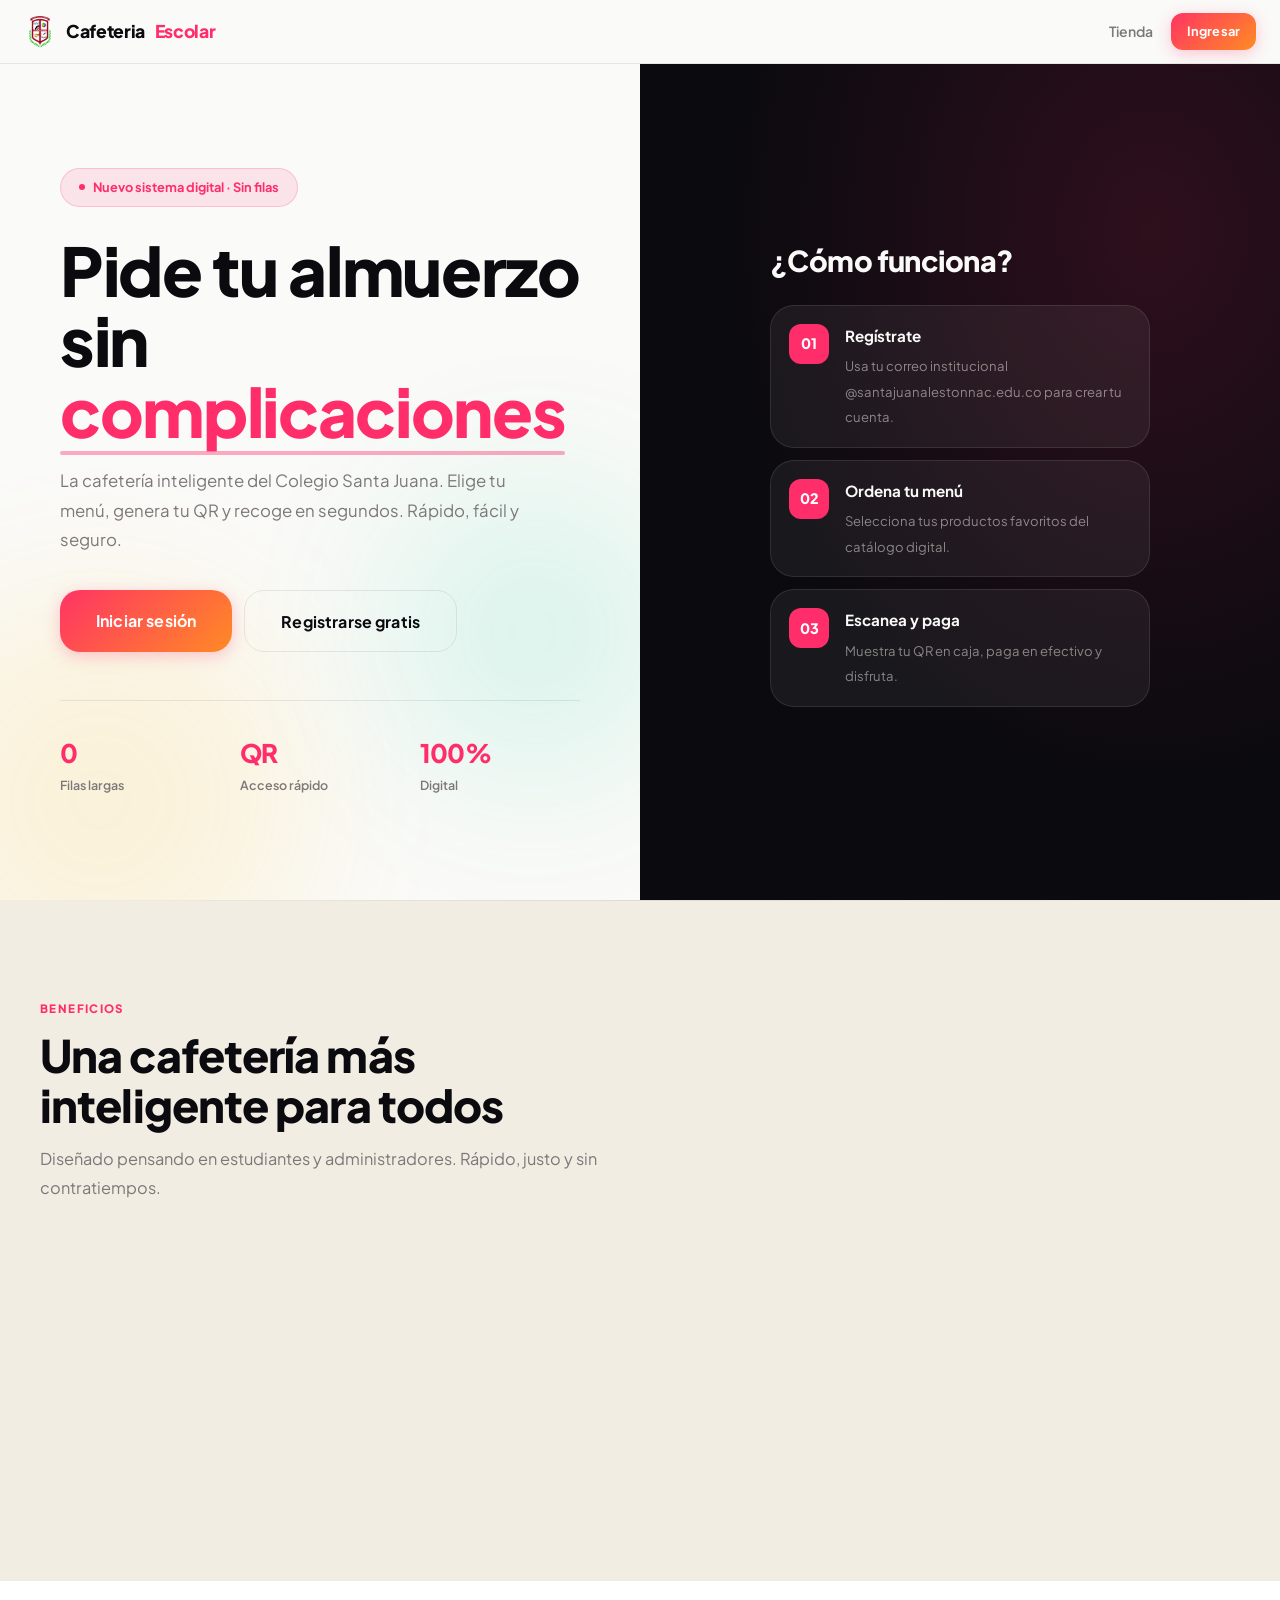
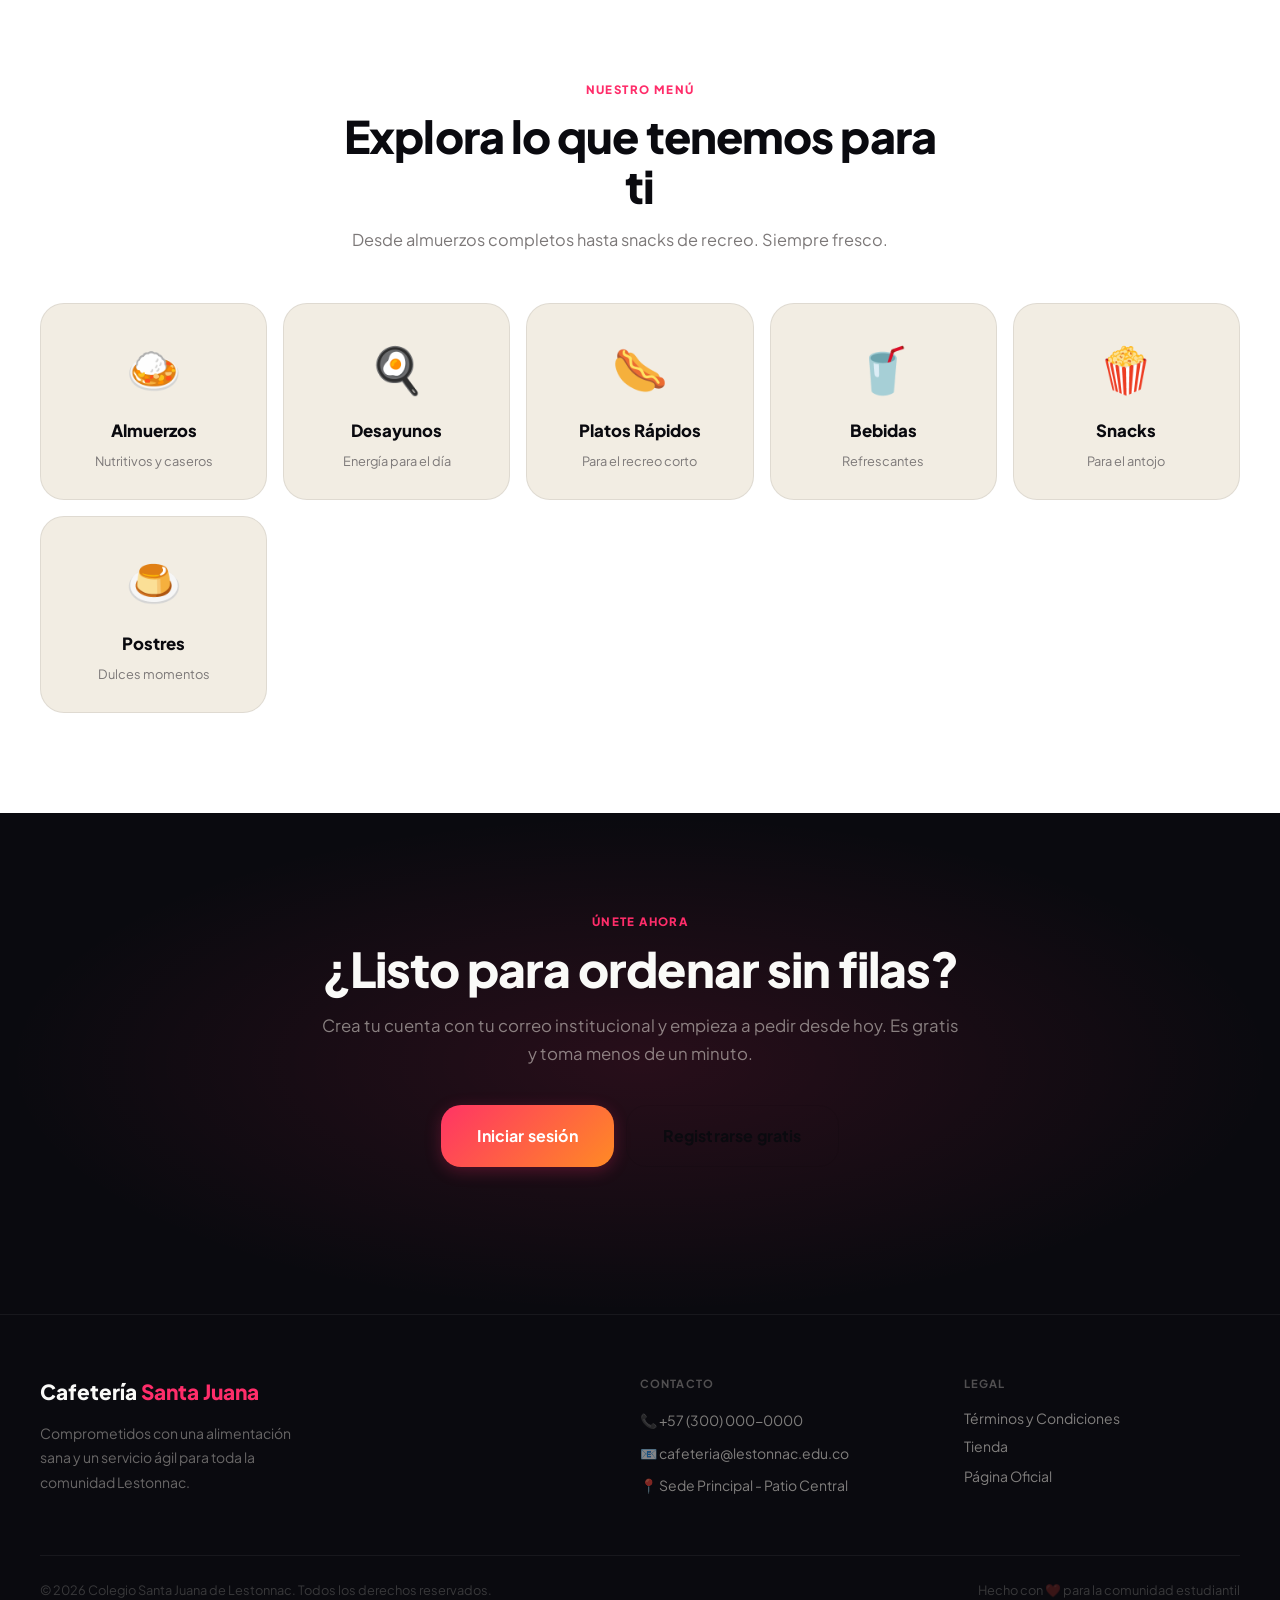
<file: index.html>
<!DOCTYPE html>
<html lang="es">
<head>
  <meta charset="UTF-8"/>
  <meta name="viewport" content="width=device-width, initial-scale=1.0"/>
  <title>Cafetería Santa Juana — Lestonnac</title>
  <link rel="icon" href="/imgs/fav-icon.png" type="image/png"/>
  <link rel="preconnect" href="https://fonts.googleapis.com">
  <link rel="preconnect" href="https://fonts.gstatic.com" crossorigin>
  <link rel="stylesheet" href="assets/css/main.css"/>
  <style>
    :root { --hero-h: calc(100dvh - 64px); }

    .hero {
      min-height: var(--hero-h); display: grid; grid-template-columns: 1fr 1fr;
      position: relative; overflow: hidden;
    }
    .hero-bg {
      position: absolute; inset: 0; pointer-events: none; overflow: hidden;
    }
    .hero-orb {
      position: absolute; border-radius: 50%; filter: blur(80px); opacity: 0.12;
      animation: float 8s ease-in-out infinite;
    }
    .hero-orb-1 { width: 600px; height: 600px; background: var(--accent); top: -200px; right: -100px; animation-delay: 0s; }
    .hero-orb-2 { width: 400px; height: 400px; background: var(--gold); bottom: -100px; left: -100px; animation-delay: 3s; }
    .hero-orb-3 { width: 300px; height: 300px; background: var(--success); top: 50%; left: 30%; animation-delay: 5s; }

    .hero-left {
      display: flex; flex-direction: column; justify-content: center; padding: 80px 60px;
      position: relative; z-index: 1;
    }
    .hero-badge {
      display: inline-flex; align-items: center; gap: 8px; background: rgba(255,45,106,.1);
      border: 1px solid rgba(255,45,106,.2); border-radius: 100px; padding: 8px 18px;
      font-size: .8rem; font-weight: 700; color: var(--accent); margin-bottom: 28px;
      width: fit-content; animation: fadeUp .6s ease both;
    }
    .hero-badge::before { content: ''; width: 6px; height: 6px; border-radius: 50%; background: var(--accent); animation: pulse-ring 2s ease-out infinite; }
    .hero-title {
      font-size: clamp(2.6rem, 5.5vw, 4.2rem); font-weight: 800; line-height: 1.05;
      margin-bottom: 20px; animation: fadeUp .6s .1s ease both;
    }
    .hero-title span { color: var(--accent); position: relative; display: inline; }
    .hero-title span::after {
      content: ''; position: absolute; left: 0; bottom: -2px; right: 0; height: 4px;
      background: var(--accent); border-radius: 2px; opacity: 0.4;
    }
    .hero-sub {
      font-size: 1.05rem; color: var(--muted); max-width: 480px; margin-bottom: 36px;
      line-height: 1.75; animation: fadeUp .6s .2s ease both;
    }
    .hero-actions { display: flex; gap: 12px; flex-wrap: wrap; margin-bottom: 48px; animation: fadeUp .6s .3s ease both; }
    .hero-stats {
      display: grid; grid-template-columns: repeat(3,1fr); gap: 20px;
      padding-top: 32px; border-top: 1px solid var(--border);
      animation: fadeUp .6s .4s ease both;
    }
    .hero-stat-num { font-family: var(--font-display); font-weight: 800; font-size: 1.6rem; color: var(--accent); letter-spacing: -0.03em; }
    .hero-stat-label { font-size: .78rem; color: var(--muted); font-weight: 600; margin-top: 2px; }

    .hero-right {
      background: var(--ink); display: flex; flex-direction: column;
      align-items: center; justify-content: center; position: relative; overflow: hidden; padding: 60px 48px;
    }
    .hero-right::before {
      content: ''; position: absolute; inset: 0;
      background: radial-gradient(ellipse at 80% 20%, rgba(255,45,106,.15) 0%, transparent 60%);
    }
    .steps-wrap { position: relative; z-index: 1; max-width: 380px; width: 100%; }
    .steps-title { color: var(--paper); font-size: 1.8rem; margin-bottom: 28px; }
    .step-card {
      display: flex; gap: 16px; padding: 18px; border-radius: var(--radius-lg);
      background: rgba(255,255,255,.06); border: 1px solid rgba(255,255,255,.1);
      margin-bottom: 12px; transition: var(--transition); animation: fadeUp .6s ease both;
    }
    .step-card:nth-child(1) { animation-delay: .1s; }
    .step-card:nth-child(2) { animation-delay: .2s; }
    .step-card:nth-child(3) { animation-delay: .3s; }
    .step-card:hover { background: rgba(255,255,255,.1); transform: translateX(4px); }
    .step-num {
      width: 40px; height: 40px; border-radius: 12px; background: var(--accent);
      display: flex; align-items: center; justify-content: center;
      font-family: var(--font-display); font-weight: 800; color: #fff; font-size: .9rem; flex-shrink: 0;
    }
    .step-body { flex: 1; }
    .step-body strong { display: block; color: var(--paper); font-family: var(--font-display); font-weight: 700; margin-bottom: 4px; font-size: .95rem; }
    .step-body span { font-size: .82rem; color: rgba(247,243,236,.5); line-height: 1.5; }

    .features-section { padding: 100px 24px; background: var(--cream); position: relative; overflow: hidden; }
    .features-section::before { content: ''; position: absolute; top: 0; left: 0; right: 0; height: 1px; background: linear-gradient(90deg, transparent, var(--border), transparent); }
    .section-inner { max-width: 1200px; margin: 0 auto; }
    .section-eyebrow { font-size: .72rem; font-weight: 800; text-transform: uppercase; letter-spacing: .12em; color: var(--accent); margin-bottom: 12px; }
    .section-heading { font-size: clamp(1.8rem, 4vw, 2.8rem); margin-bottom: 16px; }
    .section-sub { color: var(--muted); max-width: 560px; line-height: 1.75; font-size: 1.02rem; }
    .features-grid { display: grid; grid-template-columns: repeat(auto-fill,minmax(260px,1fr)); gap: 20px; margin-top: 48px; }
    .feature-card {
      background: var(--surface); border: 1px solid var(--border); border-radius: var(--radius-lg);
      padding: 28px; transition: var(--spring); cursor: default;
    }
    .feature-card:hover { transform: translateY(-8px); box-shadow: var(--shadow-md); border-color: rgba(255,45,106,.2); }
    .feature-icon {
      width: 52px; height: 52px; border-radius: var(--radius); margin-bottom: 16px;
      background: rgba(255,45,106,.1); display: flex; align-items: center; justify-content: center; font-size: 1.5rem;
    }
    .feature-title { font-size: 1rem; font-weight: 800; margin-bottom: 8px; }
    .feature-desc { font-size: .875rem; color: var(--muted); line-height: 1.7; }

    .menu-section { padding: 100px 24px; background: var(--surface); }
    .menu-grid { display: grid; grid-template-columns: repeat(auto-fill,minmax(200px,1fr)); gap: 16px; margin-top: 48px; }
    .menu-card {
      background: var(--cream); border: 1px solid var(--border); border-radius: var(--radius-lg);
      padding: 28px 20px; text-align: center; cursor: pointer; transition: var(--spring);
    }
    .menu-card:hover { background: var(--ink); color: var(--paper); transform: translateY(-6px) scale(1.02); box-shadow: var(--shadow-md); }
    .menu-card:hover .menu-card-sub { color: rgba(247,243,236,.5); }
    .menu-card-icon { font-size: 2.8rem; margin-bottom: 14px; display: block; }
    .menu-card-title { font-weight: 800; font-family: var(--font-display); font-size: 1.05rem; margin-bottom: 6px; }
    .menu-card-sub { font-size: .8rem; color: var(--muted); transition: var(--transition); }

    .cta-section {
      padding: 100px 24px; background: var(--ink); text-align: center;
      position: relative; overflow: hidden;
    }
    .cta-section::before { content: ''; position: absolute; inset: 0; background: radial-gradient(ellipse at 50% 50%, rgba(255,45,106,.12) 0%, transparent 70%); }
    .cta-inner { position: relative; z-index: 1; max-width: 640px; margin: 0 auto; }
    .cta-title { color: var(--paper); font-size: clamp(2rem,5vw,3rem); margin-bottom: 16px; }
    .cta-sub { color: rgba(247,243,236,.5); font-size: 1.05rem; margin-bottom: 36px; line-height: 1.7; }

    .footer { background: var(--ink); border-top: 1px solid rgba(255,255,255,.06); padding: 60px 24px 30px; }
    .footer-inner { max-width: 1200px; margin: 0 auto; }
    .footer-grid { display: grid; grid-template-columns: 2fr 1fr 1fr; gap: 48px; margin-bottom: 48px; }
    .footer-brand { font-size: 1.3rem; font-family: var(--font-display); font-weight: 800; color: var(--paper); margin-bottom: 12px; }
    .footer-brand span { color: var(--accent); }
    .footer-desc { color: rgba(247,243,236,.4); font-size: .875rem; line-height: 1.75; max-width: 280px; }
    .footer-heading { font-family: var(--font-display); font-size: .7rem; font-weight: 700; text-transform: uppercase; letter-spacing: .1em; color: rgba(247,243,236,.3); margin-bottom: 16px; }
    .footer-link { display: block; color: rgba(247,243,236,.5); font-size: .875rem; margin-bottom: 10px; transition: var(--transition); cursor: pointer; border: none; background: none; text-align: left; font-family: var(--font-body); }
    .footer-link:hover { color: var(--paper); }
    .footer-bottom { border-top: 1px solid rgba(255,255,255,.06); padding-top: 24px; display: flex; justify-content: space-between; align-items: center; flex-wrap: wrap; gap: 12px; }
    .footer-copy { color: rgba(247,243,236,.2); font-size: .8rem; }

    .modal-legal { position: fixed; inset: 0; background: rgba(10,10,15,0.7); z-index: 3000; display: none; align-items: flex-start; justify-content: center; padding: 24px 16px; overflow-y: auto; backdrop-filter: blur(8px); }
    .modal-legal.open { display: flex; animation: fadeIn .2s ease; }
    .modal-legal-box {
      background: var(--surface); border-radius: var(--radius-xl); max-width: 640px; width: 100%;
      margin: auto; box-shadow: 0 32px 80px rgba(0,0,0,0.3); animation: scaleIn .3s cubic-bezier(.34,1.56,.64,1);
    }
    .modal-legal-header { padding: 28px 28px 20px; border-bottom: 1px solid var(--border); display: flex; justify-content: space-between; align-items: center; }
    .modal-legal-header h2 { font-size: 1.3rem; }
    .modal-legal-body { padding: 24px 28px; max-height: 60dvh; overflow-y: auto; }
    .terms-section { margin-bottom: 24px; }
    .terms-section h3 { font-size: .9rem; font-weight: 800; margin-bottom: 10px; color: var(--ink); }
    .terms-section p, .terms-section li { font-size: .875rem; color: var(--muted); line-height: 1.75; }
    .terms-section ul { padding-left: 18px; margin-top: 6px; }
    .terms-section li { margin-bottom: 6px; }
    .terms-highlight { background: rgba(255,59,92,.08); border: 1px solid rgba(255,59,92,.2); border-radius: var(--radius); padding: 16px 18px; margin: 16px 0; }
    .terms-highlight h4 { color: var(--error); font-size: .88rem; margin-bottom: 6px; }
    .terms-highlight p { color: #6b2233; font-size: .82rem; }
    .modal-legal-footer { padding: 20px 28px; border-top: 1px solid var(--border); display: flex; gap: 10px; align-items: center; flex-wrap: wrap; }
    .terms-check-area { display: flex; align-items: flex-start; gap: 10px; font-size: .875rem; cursor: pointer; flex: 1; }
    .terms-check-area input { margin-top: 2px; width: 16px; height: 16px; accent-color: var(--accent); flex-shrink: 0; }

    @media(max-width:900px) {
      .hero { grid-template-columns: 1fr; }
      .hero-left { padding: 52px 24px 40px; }
      .hero-right { padding: 48px 24px; min-height: 400px; }
      .hero-stats { grid-template-columns: repeat(3,1fr); gap: 12px; }
      .hero-stat-num { font-size: 1.3rem; }
      .footer-grid { grid-template-columns: 1fr; gap: 32px; }
      .features-section, .menu-section, .cta-section { padding: 64px 20px; }
    }
    @media(max-width:480px) {
      .hero-actions { flex-direction: column; }
      .hero-actions .btn { width: 100%; }
      .hero-stats { grid-template-columns: repeat(3,1fr); gap: 8px; }
      .hero-stat-num { font-size: 1.1rem; }
      .menu-grid { grid-template-columns: 1fr 1fr; }
    }
  </style>
</head>
<body>
<nav class="nav" id="main-nav"></nav>

<main>
  <section class="hero">
    <div class="hero-bg">
      <div class="hero-orb hero-orb-1"></div>
      <div class="hero-orb hero-orb-2"></div>
      <div class="hero-orb hero-orb-3"></div>
    </div>
    <div class="hero-left">
      <div class="hero-badge">Nuevo sistema digital · Sin filas</div>
      <h1 class="hero-title">Pide tu almuerzo<br/>sin <span>complicaciones</span></h1>
      <p class="hero-sub">La cafetería inteligente del Colegio Santa Juana. Elige tu menú, genera tu QR y recoge en segundos. Rápido, fácil y seguro.</p>
      <div class="hero-actions" id="auth-actions"></div>
      <div class="hero-stats">
        <div><div class="hero-stat-num">0</div><div class="hero-stat-label">Filas largas</div></div>
        <div><div class="hero-stat-num">QR</div><div class="hero-stat-label">Acceso rápido</div></div>
        <div><div class="hero-stat-num">100%</div><div class="hero-stat-label">Digital</div></div>
      </div>
    </div>
    <div class="hero-right">
      <div class="steps-wrap">
        <h2 class="steps-title">¿Cómo funciona?</h2>
        <div class="step-card">
          <div class="step-num">01</div>
          <div class="step-body"><strong>Regístrate</strong><span>Usa tu correo institucional @santajuanalestonnac.edu.co para crear tu cuenta.</span></div>
        </div>
        <div class="step-card">
          <div class="step-num">02</div>
          <div class="step-body"><strong>Ordena tu menú</strong><span>Selecciona tus productos favoritos del catálogo digital.</span></div>
        </div>
        <div class="step-card">
          <div class="step-num">03</div>
          <div class="step-body"><strong>Escanea y paga</strong><span>Muestra tu QR en caja, paga en efectivo y disfruta.</span></div>
        </div>
      </div>
    </div>
  </section>

  <section class="features-section">
    <div class="section-inner">
      <div class="section-eyebrow">Beneficios</div>
      <h2 class="section-heading reveal">Una cafetería más<br/>inteligente para todos</h2>
      <p class="section-sub">Diseñado pensando en estudiantes y administradores. Rápido, justo y sin contratiempos.</p>
      <div class="features-grid reveal">
        <div class="feature-card">
          <div class="feature-icon">⚡</div>
          <div class="feature-title">Súper rápido</div>
          <div class="feature-desc">Ordena en segundos desde tu celular. Sin esperar en filas largas durante el recreo.</div>
        </div>
        <div class="feature-card">
          <div class="feature-icon">📱</div>
          <div class="feature-title">100% móvil</div>
          <div class="feature-desc">Diseñado primero para celulares. Funciona perfectamente en cualquier dispositivo.</div>
        </div>
        <div class="feature-card">
          <div class="feature-icon">🔐</div>
          <div class="feature-title">Acceso seguro</div>
          <div class="feature-desc">Solo correos institucionales. Tu cuenta y pedidos protegidos con autenticación JWT.</div>
        </div>
        <div class="feature-card">
          <div class="feature-icon">📊</div>
          <div class="feature-title">Panel admin</div>
          <div class="feature-desc">Gestión completa de productos, pedidos y usuarios desde un dashboard centralizado.</div>
        </div>
      </div>
    </div>
  </section>

  <section class="menu-section">
    <div class="section-inner">
      <div style="text-align:center;max-width:600px;margin:0 auto">
        <div class="section-eyebrow">Nuestro menú</div>
        <h2 class="section-heading reveal">Explora lo que tenemos para ti</h2>
        <p class="section-sub">Desde almuerzos completos hasta snacks de recreo. Siempre fresco.</p>
      </div>
      <div class="menu-grid reveal">
        <div class="menu-card" onclick="location.href='/store/?cat=almuerzos'">
          <span class="menu-card-icon">🍛</span>
          <div class="menu-card-title">Almuerzos</div>
          <div class="menu-card-sub">Nutritivos y caseros</div>
        </div>
        <div class="menu-card" onclick="location.href='/store/?cat=desayunos'">
          <span class="menu-card-icon">🍳</span>
          <div class="menu-card-title">Desayunos</div>
          <div class="menu-card-sub">Energía para el día</div>
        </div>
        <div class="menu-card" onclick="location.href='/store/?cat=rapidos'">
          <span class="menu-card-icon">🌭</span>
          <div class="menu-card-title">Platos Rápidos</div>
          <div class="menu-card-sub">Para el recreo corto</div>
        </div>
        <div class="menu-card" onclick="location.href='/store/?cat=bebidas'">
          <span class="menu-card-icon">🥤</span>
          <div class="menu-card-title">Bebidas</div>
          <div class="menu-card-sub">Refrescantes</div>
        </div>
        <div class="menu-card" onclick="location.href='/store/?cat=snacks'">
          <span class="menu-card-icon">🍿</span>
          <div class="menu-card-title">Snacks</div>
          <div class="menu-card-sub">Para el antojo</div>
        </div>
        <div class="menu-card" onclick="location.href='/store/?cat=postres'">
          <span class="menu-card-icon">🍮</span>
          <div class="menu-card-title">Postres</div>
          <div class="menu-card-sub">Dulces momentos</div>
        </div>
      </div>
    </div>
  </section>

  <section class="cta-section">
    <div class="cta-inner">
      <div style="font-size:.72rem;font-weight:800;text-transform:uppercase;letter-spacing:.12em;color:var(--accent);margin-bottom:12px">Únete ahora</div>
      <h2 class="cta-title">¿Listo para ordenar sin filas?</h2>
      <p class="cta-sub">Crea tu cuenta con tu correo institucional y empieza a pedir desde hoy. Es gratis y toma menos de un minuto.</p>
      <div class="hero-actions" style="justify-content:center" id="cta-actions"></div>
    </div>
  </section>
</main>

<footer class="footer">
  <div class="footer-inner">
    <div class="footer-grid">
      <div>
        <div class="footer-brand">Cafetería <span>Santa Juana</span></div>
        <p class="footer-desc">Comprometidos con una alimentación sana y un servicio ágil para toda la comunidad Lestonnac.</p>
      </div>
      <div>
        <div class="footer-heading">Contacto</div>
        <div class="footer-link">📞 +57 (300) 000-0000</div>
        <div class="footer-link">📧 cafeteria@lestonnac.edu.co</div>
        <div class="footer-link">📍 Sede Principal - Patio Central</div>
      </div>
      <div>
        <div class="footer-heading">Legal</div>
        <button class="footer-link" onclick="openTerms()">Términos y Condiciones</button>
        <button class="footer-link" onclick="location.href='/store/'">Tienda</button>
        <a class="footer-link" href="https://lestonnac.edu.co" target="_blank">Página Oficial</a>
      </div>
    </div>
    <div class="footer-bottom">
      <div class="footer-copy">© 2026 Colegio Santa Juana de Lestonnac. Todos los derechos reservados.</div>
      <div class="footer-copy">Hecho con ❤️ para la comunidad estudiantil</div>
    </div>
  </div>
</footer>

<div id="modal-terms" class="modal-legal">
  <div class="modal-legal-box">
    <div class="modal-legal-header">
      <h2>📋 Términos y Condiciones</h2>
      <button class="modal-close" onclick="closeTerms()">✕</button>
    </div>
    <div class="modal-legal-body">
      <div class="terms-section">
        <h3>1. Uso de la plataforma</h3>
        <p>Esta aplicación es de uso exclusivo para estudiantes y personal del Colegio Santa Juana de Lestonnac. El acceso requiere un correo institucional válido (@santajuanalestonnac.edu.co). El uso indebido de la plataforma puede resultar en la suspensión permanente de la cuenta.</p>
      </div>
      <div class="terms-section">
        <h3>2. Proceso de pedidos y pagos</h3>
        <p>Al confirmar un pedido en la plataforma:</p>
        <ul>
          <li>El estudiante adquiere un compromiso formal de pago en efectivo en el punto de venta físico.</li>
          <li>Se generará un código QR único que debe ser presentado al personal de la cafetería.</li>
          <li>El pago debe realizarse al momento de retirar el pedido.</li>
          <li>No se aceptan cancelaciones después de confirmado el pedido, salvo circunstancias excepcionales autorizadas por el administrador.</li>
        </ul>
      </div>
      <div class="terms-highlight">
        <h4>⚠️ OBLIGACIÓN DE PAGO — FALTA DISCIPLINARIA TIPO 2</h4>
        <p>Si un estudiante realiza un pedido a través de la plataforma y <strong>no realiza el pago correspondiente antes del cierre de la jornada escolar</strong>, esto se considerará una <strong>falta disciplinaria de Tipo 2</strong> según el Manual de Convivencia del colegio, y tendrá las siguientes consecuencias:</p>
        <ul style="margin-top:10px;padding-left:18px">
          <li style="margin-bottom:6px;color:#6b2233;font-size:.82rem">Citación formal al acudiente o padre de familia.</li>
          <li style="margin-bottom:6px;color:#6b2233;font-size:.82rem">Anotación en el observador del estudiante.</li>
          <li style="margin-bottom:6px;color:#6b2233;font-size:.82rem">Pago obligatorio de una <strong>multa equivalente al doble (2x) del valor del pedido no pagado</strong>, adicional al valor original del pedido.</li>
          <li style="margin-bottom:6px;color:#6b2233;font-size:.82rem">Bloqueo temporal de la cuenta hasta que se regularice la situación.</li>
          <li style="color:#6b2233;font-size:.82rem">Reincidencia: bloqueo permanente de la plataforma para el estudiante.</li>
        </ul>
      </div>
      <div class="terms-section">
        <h3>3. Privacidad y datos personales</h3>
        <p>Los datos personales proporcionados (nombre, documento, grado, correo) se utilizan únicamente para la gestión interna de pedidos y la operación de la cafetería. No se comparten con terceros. El almacenamiento cumple con la Ley 1581 de 2012 (Habeas Data - Colombia).</p>
      </div>
      <div class="terms-section">
        <h3>4. Disponibilidad del servicio</h3>
        <ul>
          <li>Los productos están disponibles según el stock publicado en la plataforma.</li>
          <li>La cafetería se reserva el derecho de modificar el menú y los precios sin previo aviso.</li>
          <li>El servicio opera en días y horarios escolares regulares.</li>
        </ul>
      </div>
      <div class="terms-section">
        <h3>5. Responsabilidades del usuario</h3>
        <ul>
          <li>No compartir credenciales de acceso con otros estudiantes.</li>
          <li>Reportar inmediatamente cualquier uso no autorizado de la cuenta.</li>
          <li>No realizar pedidos en nombre de otros estudiantes sin autorización.</li>
          <li>Mantener información personal actualizada y verídica.</li>
        </ul>
      </div>
      <div class="terms-section">
        <h3>6. Modificaciones</h3>
        <p>El colegio se reserva el derecho de modificar estos términos en cualquier momento. Los cambios entrarán en vigor inmediatamente después de su publicación. El uso continuo de la plataforma constituye la aceptación de los términos actualizados.</p>
      </div>
    </div>
    <div class="modal-legal-footer">
      <div id="terms-check-container" style="display:none;flex:1">
        <label class="terms-check-area">
          <input type="checkbox" id="accept-terms"/>
          <span>He leído y acepto los Términos y Condiciones, incluyendo la política de pagos y consecuencias disciplinarias.</span>
        </label>
      </div>
      <div id="terms-btn-register" style="display:none">
        <button class="btn btn-accent" onclick="processRegister()">Continuar al registro →</button>
      </div>
      <button class="btn btn-ghost btn-sm" onclick="closeTerms()">Cerrar</button>
    </div>
  </div>
</div>
<script src="assets/js/app.js"></script>
<script>
  buildNav('home');

  function openTerms(isRegister) {
    const modal = document.getElementById('modal-terms');
    modal.classList.add('open');
    document.getElementById('terms-check-container').style.display = isRegister ? 'flex' : 'none';
    document.getElementById('terms-btn-register').style.display = isRegister ? 'block' : 'none';
  }
  function closeTerms() {
    document.getElementById('modal-terms').classList.remove('open');
  }
  document.getElementById('modal-terms').addEventListener('click', e => {
    if (e.target === document.getElementById('modal-terms')) closeTerms();
  });

  function processRegister() {
    if (!document.getElementById('accept-terms').checked) {
      toast('Debes aceptar los términos para continuar', 'warning'); return;
    }
    window.location.href = '/auth/?tab=register';
  }

  function initHero() {
    const user = JSON.parse(localStorage.getItem('user'));
    const actionsEl = document.getElementById('auth-actions');
    const ctaEl = document.getElementById('cta-actions');
    if (user) {
      const target = user.role === 'admin' ? '/admin/' : '/store/';
      const label = user.role === 'admin' ? '📊 Panel Admin' : '🍽️ Ir a la Tienda';
      const html = `<a href="${target}" class="btn btn-accent btn-lg">${label}</a><button class="btn btn-outline btn-lg" onclick="auth.logout()">Salir</button>`;
      actionsEl.innerHTML = html;
      ctaEl.innerHTML = html;
    } else {
      const html = `<a href="/auth/" class="btn btn-accent btn-lg">Iniciar sesión</a><button onclick="openTerms(true)" class="btn btn-outline btn-lg">Registrarse gratis</button>`;
      actionsEl.innerHTML = html;
      ctaEl.innerHTML = html;
    }
  }
  initHero();

  const observer = new IntersectionObserver((entries) => {
    entries.forEach(e => { if (e.isIntersecting) { e.target.style.animationPlayState = 'running'; observer.unobserve(e.target); } });
  }, { threshold: 0.1 });
  document.querySelectorAll('.feature-card, .menu-card, .step-card').forEach(el => {
    el.style.animationPlayState = 'paused';
    observer.observe(el);
  });
</script>
</body>
</html>
</file>
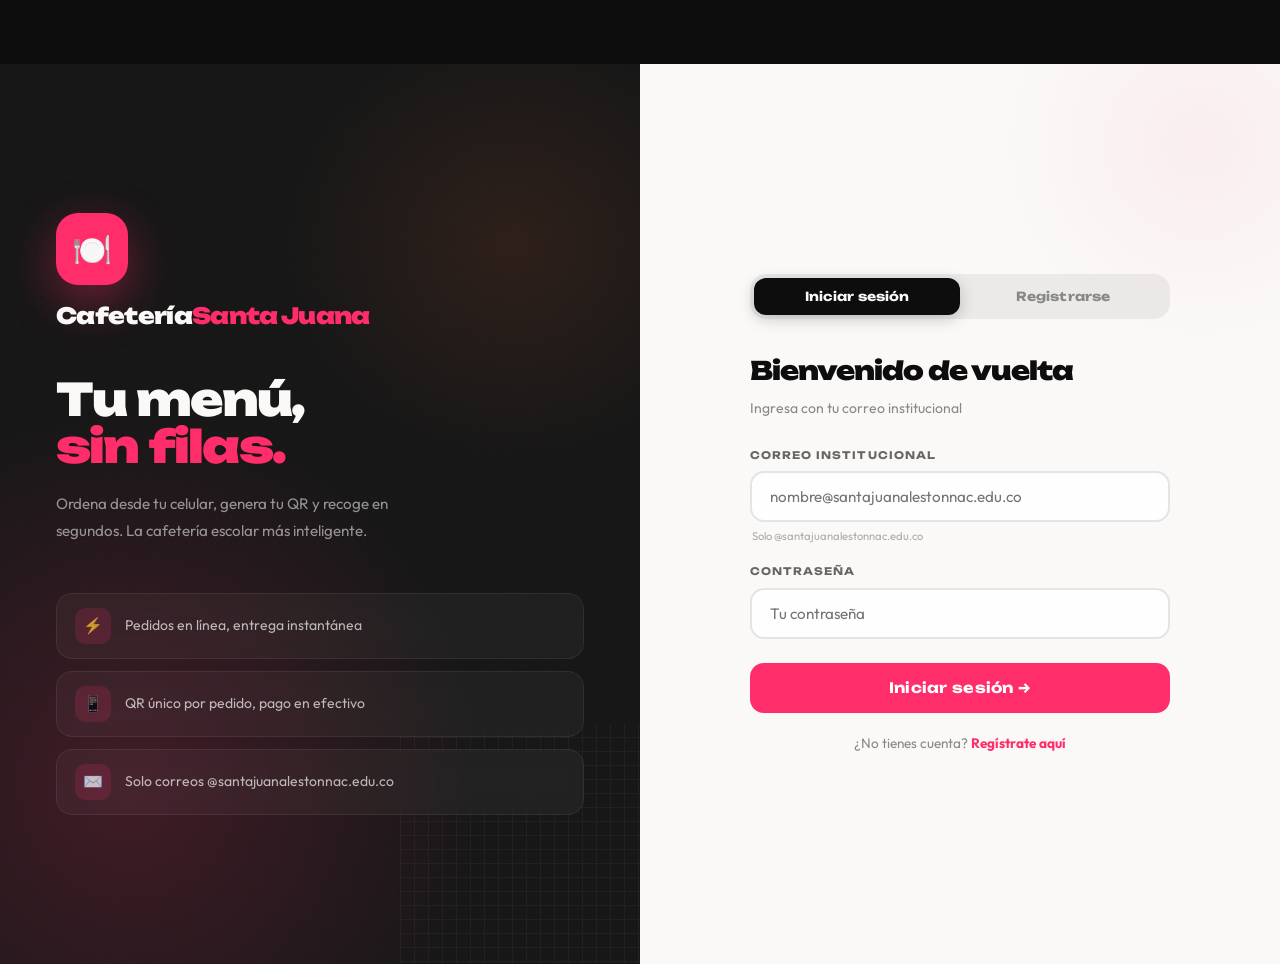
<file: auth/index.html>
<!DOCTYPE html>
<html lang="es">
<head>
  <meta charset="UTF-8"/>
  <meta name="viewport" content="width=device-width, initial-scale=1.0"/>
  <title>Ingresar — Cafetería Santa Juana</title>
  <link rel="icon" href="/imgs/fav-icon.png" type="image/png"/>
  <link rel="preconnect" href="https://fonts.googleapis.com">
  <link rel="preconnect" href="https://fonts.gstatic.com" crossorigin>
  <link href="https://fonts.googleapis.com/css2?family=Unbounded:wght@400;600;700;900&family=Outfit:wght@300;400;500;600;700&display=swap" rel="stylesheet">
  <link rel="stylesheet" href="/assets/css/main.css"/>
  <style>
    :root {
      --c1: #0d0d0d; --c2: #141414;
      --accent: #ff2d6a; --gold: #ffb703;
      --paper: #faf9f7; --muted: #888;
      --success: #06d6a0;
      --font-display: 'Unbounded', sans-serif;
      --font-body: 'Outfit', sans-serif;
      --radius: 20px; --radius-lg: 28px;
    }

    *, *::before, *::after { box-sizing: border-box; margin: 0; padding: 0; }
    html { scroll-behavior: smooth; -webkit-font-smoothing: antialiased; }
    body { font-family: var(--font-body); background: var(--c1); color: var(--paper); min-height: 100dvh; overflow-x: hidden; }

    .page-wrap { min-height: 100dvh; display: grid; grid-template-columns: 1fr 1fr; }

    .left-panel {
      position: relative; display: flex; flex-direction: column;
      justify-content: center; padding: 60px 56px; overflow: hidden; background: var(--c2);
    }
    .left-panel::before {
      content: ''; position: absolute; inset: 0; pointer-events: none;
      background: radial-gradient(ellipse 80% 60% at 20% 80%, rgba(255,45,106,0.18) 0%, transparent 70%),
        radial-gradient(ellipse 60% 40% at 80% 20%, rgba(255,107,53,0.1) 0%, transparent 60%);
    }
    .noise-overlay {
      position: absolute; inset: 0; opacity: 0.04; pointer-events: none;
      background-image: url("data:image/svg+xml,%3Csvg viewBox='0 0 256 256' xmlns='http://www.w3.org/2000/svg'%3E%3Cfilter id='noise'%3E%3CfeTurbulence type='fractalNoise' baseFrequency='0.9' numOctaves='4' stitchTiles='stitch'/%3E%3C/filter%3E%3Crect width='100%25' height='100%25' filter='url(%23noise)'/%3E%3C/svg%3E");
      background-size: 200px;
    }
    .deco-grid {
      position: absolute; bottom: -40px; right: -40px; width: 280px; height: 280px; opacity: 0.04;
      background-image: repeating-linear-gradient(0deg, #fff 0, #fff 1px, transparent 0, transparent 50%), repeating-linear-gradient(90deg, #fff 0, #fff 1px, transparent 0, transparent 50%);
      background-size: 28px 28px;
    }
    .brand-mark { position: relative; z-index: 1; margin-bottom: 48px; }
    .brand-icon {
      width: 72px; height: 72px; background: var(--accent); border-radius: 22px;
      display: flex; align-items: center; justify-content: center; font-size: 2rem;
      margin-bottom: 20px; box-shadow: 0 16px 48px rgba(255,45,106,0.4);
      animation: pulse-glow 3s ease-in-out infinite;
    }
    @keyframes pulse-glow { 0%,100%{box-shadow:0 16px 48px rgba(255,45,106,0.4)} 50%{box-shadow:0 20px 64px rgba(255,45,106,0.6)} }
    .brand-name { font-family: var(--font-display); font-size: 1.4rem; font-weight: 900; letter-spacing: -0.03em; line-height: 1; }
    .brand-name span { color: var(--accent); }
    .hero-headline { font-family: var(--font-display); font-size: clamp(2rem, 3.5vw, 3rem); font-weight: 900; line-height: 1.05; letter-spacing: -0.04em; margin-bottom: 20px; position: relative; z-index: 1; }
    .hero-headline .line2 { color: var(--accent); display: block; }
    .hero-sub { font-size: 0.95rem; color: rgba(250,249,247,0.55); line-height: 1.8; max-width: 360px; margin-bottom: 48px; position: relative; z-index: 1; }
    .feature-pills { display: flex; flex-direction: column; gap: 12px; position: relative; z-index: 1; }
    .feature-pill {
      display: flex; align-items: center; gap: 14px; padding: 14px 18px;
      border-radius: 16px; background: rgba(255,255,255,0.04); border: 1px solid rgba(255,255,255,0.07);
      backdrop-filter: blur(8px); font-size: 0.875rem; color: rgba(250,249,247,0.7); transition: all 0.3s ease;
    }
    .feature-pill:hover { background: rgba(255,255,255,0.07); border-color: rgba(255,45,106,0.3); color: var(--paper); transform: translateX(4px); }
    .pill-icon { width: 36px; height: 36px; border-radius: 10px; background: rgba(255,45,106,0.15); display: flex; align-items: center; justify-content: center; font-size: 1rem; flex-shrink: 0; }

    .right-panel {
      display: flex; align-items: center; justify-content: center;
      padding: 48px 56px; background: var(--paper); position: relative; overflow: hidden;
    }
    .right-panel::before {
      content: ''; position: absolute; top: -120px; right: -120px; width: 400px; height: 400px;
      border-radius: 50%; background: radial-gradient(circle, rgba(255,45,106,0.06) 0%, transparent 70%);
    }

    .auth-card { width: 100%; max-width: 420px; position: relative; z-index: 1; }

    .mobile-brand { display: none; align-items: center; gap: 12px; margin-bottom: 36px; }
    .mobile-brand-icon { width: 44px; height: 44px; background: var(--accent); border-radius: 14px; display: flex; align-items: center; justify-content: center; font-size: 1.2rem; box-shadow: 0 8px 24px rgba(255,45,106,0.4); }
    .mobile-brand-name { font-family: var(--font-display); font-weight: 900; font-size: 1.1rem; letter-spacing: -0.03em; color: var(--c1); }
    .mobile-brand-name span { color: var(--accent); }

    .tab-switcher { display: flex; background: rgba(0,0,0,0.06); border-radius: 16px; padding: 4px; margin-bottom: 32px; }
    .tab-sw-btn { flex: 1; padding: 11px; border: none; border-radius: 12px; background: transparent; font-family: var(--font-display); font-weight: 700; font-size: 0.78rem; color: #888; cursor: pointer; transition: all 0.25s ease; letter-spacing: 0.01em; }
    .tab-sw-btn.active { background: var(--c1); color: var(--paper); box-shadow: 0 4px 16px rgba(0,0,0,0.2); }

    .form-heading { font-family: var(--font-display); font-size: 1.6rem; font-weight: 900; letter-spacing: -0.04em; color: var(--c1); margin-bottom: 6px; }
    .form-sub { font-size: 0.875rem; color: #888; margin-bottom: 28px; }

    .input-group { margin-bottom: 16px; }
    .input-label { display: block; font-family: var(--font-display); font-size: 0.65rem; font-weight: 700; letter-spacing: 0.1em; text-transform: uppercase; color: #666; margin-bottom: 7px; }
    .input-field {
      width: 100%; padding: 14px 18px; border: 2px solid rgba(0,0,0,0.1); border-radius: 14px;
      font-family: var(--font-body); font-size: 0.95rem; color: var(--c1);
      background: rgba(255,255,255,0.8); transition: all 0.2s ease; outline: none; -webkit-appearance: none;
    }
    .input-field:focus { border-color: var(--accent); background: #fff; box-shadow: 0 0 0 4px rgba(255,45,106,0.1); }
    .input-field.input-error { border-color: #ff3b5c; background: #fff8f9; }
    .input-field.input-ok { border-color: var(--success); }
    .input-hint { font-size: 0.7rem; color: #aaa; margin-top: 5px; padding-left: 2px; }

    .row-2 { display: grid; grid-template-columns: 1fr 1fr; gap: 12px; }
    .doc-row { display: grid; grid-template-columns: 110px 1fr; gap: 10px; }

    .select-wrap { position: relative; }
    .select-wrap::after { content: '▾'; position: absolute; right: 14px; top: 50%; transform: translateY(-50%); pointer-events: none; color: #888; font-size: 0.85rem; }
    .select-field {
      width: 100%; padding: 14px 18px; border: 2px solid rgba(0,0,0,0.1); border-radius: 14px;
      font-family: var(--font-body); font-size: 0.95rem; color: var(--c1);
      background: rgba(255,255,255,0.8); outline: none; cursor: pointer; transition: all 0.2s ease;
      -webkit-appearance: none; appearance: none;
    }
    .select-field:focus { border-color: var(--accent); box-shadow: 0 0 0 4px rgba(255,45,106,0.1); }

    .submit-btn {
      width: 100%; padding: 16px; border: none; border-radius: 14px; background: var(--accent);
      color: #fff; font-family: var(--font-display); font-weight: 700; font-size: 0.9rem;
      letter-spacing: 0.02em; cursor: pointer; transition: all 0.25s cubic-bezier(0.34,1.56,0.64,1);
      margin-top: 8px; position: relative; overflow: hidden;
    }
    .submit-btn::after { content: ''; position: absolute; inset: 0; background: rgba(255,255,255,0); transition: background 0.2s; }
    .submit-btn:hover { transform: translateY(-2px) scale(1.01); box-shadow: 0 12px 40px rgba(255,45,106,0.45); }
    .submit-btn:hover::after { background: rgba(255,255,255,0.1); }
    .submit-btn:active { transform: scale(0.98); }
    .submit-btn:disabled { opacity: 0.6; transform: none; cursor: not-allowed; }

    .switch-link { text-align: center; margin-top: 20px; font-size: 0.85rem; color: #888; }
    .switch-link a { color: var(--accent); font-weight: 700; cursor: pointer; text-decoration: none; }

    .tab-panel { display: none; animation: fadeSlide 0.3s ease; }
    .tab-panel.active { display: block; }
    @keyframes fadeSlide { from{opacity:0;transform:translateY(12px)} to{opacity:1;transform:translateY(0)} }

    @media (max-width: 900px) {
      .page-wrap { grid-template-columns: 1fr; }
      .left-panel { display: none; }
      .mobile-brand { display: flex; }
      .mobile-brand-name { color: var(--paper); }

      .right-panel {
        padding: 40px 24px 60px;
        min-height: 100dvh;
        align-items: flex-start;
        background: var(--c1);
      }
      .right-panel::before { display: none; }

      .auth-card { max-width: 100%; padding-top: 20px; }

      .form-heading { color: var(--paper); }
      .form-sub { color: rgba(250,249,247,0.5); }
      .input-label { color: rgba(250,249,247,0.45); }
      .input-hint { color: rgba(250,249,247,0.3); }
      .switch-link { color: rgba(250,249,247,0.45); }

      .tab-switcher { background: rgba(255,255,255,0.08); border: 1px solid rgba(255,255,255,0.08); }
      .tab-sw-btn { color: rgba(250,249,247,0.4); }
      .tab-sw-btn.active { background: var(--paper); color: var(--c1); }

      .input-field {
        background: rgba(255,255,255,0.08);
        border-color: rgba(255,255,255,0.12);
        color: var(--paper);
      }
      .input-field::placeholder { color: rgba(255,255,255,0.25); }
      .input-field:focus { background: rgba(255,255,255,0.12); border-color: var(--accent); box-shadow: 0 0 0 4px rgba(255,45,106,0.15); }
      .input-field.input-error { background: rgba(255,59,92,0.1); border-color: #ff3b5c; }
      .input-field.input-ok { border-color: var(--success); }

      .select-field {
        background: rgba(255,255,255,0.08);
        border-color: rgba(255,255,255,0.12);
        color: var(--paper);
      }
      .select-field:focus { background: rgba(255,255,255,0.12); border-color: var(--accent); }
      .select-field option { background: #1a1a1a; color: var(--paper); }
      .select-wrap::after { color: rgba(255,255,255,0.4); }
    }

    @media (max-width: 480px) {
      .row-2 { grid-template-columns: 1fr; }
      .right-panel { padding: 32px 20px 48px; }
    }
  </style>
</head>
<body>

<div class="page-wrap">
  <div class="left-panel">
    <div class="noise-overlay"></div>
    <div class="deco-grid"></div>
    <div class="brand-mark">
      <div class="brand-icon">🍽️</div>
      <div class="brand-name">Cafetería<span>Santa Juana</span></div>
    </div>
    <div class="hero-headline">Tu menú,<br/><span class="line2">sin filas.</span></div>
    <p class="hero-sub">Ordena desde tu celular, genera tu QR y recoge en segundos. La cafetería escolar más inteligente.</p>
    <div class="feature-pills">
      <div class="feature-pill"><div class="pill-icon">⚡</div>Pedidos en línea, entrega instantánea</div>
      <div class="feature-pill"><div class="pill-icon">📱</div>QR único por pedido, pago en efectivo</div>
      <div class="feature-pill"><div class="pill-icon">✉️</div>Solo correos @santajuanalestonnac.edu.co</div>
    </div>
  </div>

  <div class="right-panel">
    <div class="auth-card">
      <div class="mobile-brand">
        <div class="mobile-brand-icon">🍽️</div>
        <div class="mobile-brand-name">Cafetería<span>SJ</span></div>
      </div>

      <div class="tab-switcher">
        <button class="tab-sw-btn active" id="tab-login" onclick="switchTab('login')">Iniciar sesión</button>
        <button class="tab-sw-btn" id="tab-register" onclick="switchTab('register')">Registrarse</button>
      </div>

      <div class="tab-panel active" id="panel-login">
        <div class="form-heading">Bienvenido de vuelta</div>
        <p class="form-sub">Ingresa con tu correo institucional</p>
        <div class="input-group">
          <label class="input-label">Correo institucional</label>
          <input class="input-field" type="email" id="login-email" placeholder="nombre@santajuanalestonnac.edu.co" autocomplete="email"/>
          <span class="input-hint">Solo @santajuanalestonnac.edu.co</span>
        </div>
        <div class="input-group">
          <label class="input-label">Contraseña</label>
          <input class="input-field" type="password" id="login-pass" placeholder="Tu contraseña" autocomplete="current-password"/>
        </div>
        <button class="submit-btn" id="btn-login">Iniciar sesión →</button>
        <p class="switch-link">¿No tienes cuenta? <a onclick="switchTab('register')">Regístrate aquí</a></p>
      </div>

      <div class="tab-panel" id="panel-register">
        <div class="form-heading">Crear cuenta</div>
        <p class="form-sub">Completa tus datos para registrarte</p>
        <div class="input-group">
          <label class="input-label">Nombre completo <span style="font-weight:400;text-transform:none;letter-spacing:0">(mín. 3 palabras)</span></label>
          <input class="input-field" type="text" id="reg-name" placeholder="Juan Carlos Pérez García" autocomplete="name"/>
        </div>
        <div class="row-2">
          <div class="input-group">
            <label class="input-label">Fecha de nacimiento</label>
            <input class="input-field" type="date" id="reg-birth"/>
          </div>
          <div class="input-group">
            <label class="input-label">Grado (ej: 11B)</label>
            <input class="input-field" type="text" id="reg-grade" placeholder="11B" maxlength="4"/>
          </div>
        </div>
        <div class="input-group">
          <label class="input-label">Documento</label>
          <div class="doc-row">
            <div class="select-wrap">
              <select class="select-field" id="reg-doc-type">
                <option value="TI">TI</option>
                <option value="CC">CC</option>
                <option value="CE">CE</option>
                <option value="PA">PA</option>
              </select>
            </div>
            <input class="input-field" type="text" id="reg-doc-num" placeholder="Número de documento"/>
          </div>
        </div>
        <div class="input-group">
          <label class="input-label">Correo institucional</label>
          <input class="input-field" type="email" id="reg-email" placeholder="nombre@santajuanalestonnac.edu.co"/>
          <span class="input-hint">Solo @santajuanalestonnac.edu.co</span>
        </div>
        <div class="input-group">
          <label class="input-label">Contraseña <span style="font-weight:400;text-transform:none;letter-spacing:0">(mín. 6 caracteres)</span></label>
          <input class="input-field" type="password" id="reg-pass" placeholder="Mínimo 6 caracteres" autocomplete="new-password"/>
        </div>
        <button class="submit-btn" id="btn-register">Crear cuenta →</button>
        <p class="switch-link">¿Ya tienes cuenta? <a onclick="switchTab('login')">Inicia sesión</a></p>
      </div>
    </div>
  </div>
</div>

<script src="/assets/js/app.js"></script>
<script>
  buildNav('auth');
  if (auth.isLoggedIn()) window.location.href = auth.isAdmin() ? '/admin/' : '/store/';
  if (new URLSearchParams(location.search).get('tab') === 'register') switchTab('register');

  function switchTab(tab) {
    document.querySelectorAll('.tab-sw-btn').forEach(t => t.classList.remove('active'));
    document.querySelectorAll('.tab-panel').forEach(p => p.classList.remove('active'));
    document.getElementById('tab-' + tab).classList.add('active');
    document.getElementById('panel-' + tab).classList.add('active');
  }

  const DOMAIN = '@santajuanalestonnac.edu.co';

  function validateEmail(input) {
    const val = input.value.trim().toLowerCase();
    if (!val) return true;
    const ok = val.endsWith(DOMAIN) && /^[^\s@]+@[^\s@]+\.[^\s@]+$/.test(val);
    input.classList.toggle('input-error', !ok);
    input.classList.toggle('input-ok', ok);
    return ok;
  }

  function validateName(input) {
    const words = input.value.trim().split(/\s+/).filter(Boolean);
    const ok = words.length >= 3;
    input.classList.toggle('input-error', !ok && input.value.trim() !== '');
    input.classList.toggle('input-ok', ok);
    return ok;
  }

  document.getElementById('reg-grade').addEventListener('blur', function() {
    const formatted = formatGrade(this.value.trim());
    if (!formatted) return;
    this.value = formatted;
    const ok = /^\d{1,2}[A-Z]$/.test(formatted);
    this.classList.toggle('input-error', !ok);
    this.classList.toggle('input-ok', ok);
  });

  ['login-email','reg-email'].forEach(id => {
    const el = document.getElementById(id);
    el.addEventListener('blur', () => validateEmail(el));
    el.addEventListener('input', () => { if (el.classList.contains('input-error')) validateEmail(el); });
  });

  const nameEl = document.getElementById('reg-name');
  nameEl.addEventListener('blur', () => validateName(nameEl));
  document.getElementById('login-pass').addEventListener('keydown', e => { if (e.key === 'Enter') document.getElementById('btn-login').click(); });

  document.getElementById('btn-login').addEventListener('click', async () => {
    const btn = document.getElementById('btn-login');
    const email = document.getElementById('login-email').value.trim().toLowerCase();
    const pass  = document.getElementById('login-pass').value;
    if (!email || !pass) { toast('Completa todos los campos', 'warning'); return; }
    if (!email.endsWith(DOMAIN)) { toast('Solo se permiten correos @santajuanalestonnac.edu.co', 'error'); return; }
    btn.disabled = true; btn.textContent = 'Ingresando...';
    try {
      const data = await api.post('/auth/login', { email, password: pass });
      auth.save(data.token, data.user);
      toast('Bienvenido, ' + data.user.full_name.split(' ')[0] + '! 🍽️', 'success');
      setTimeout(() => { window.location.href = data.user.role === 'admin' ? '/admin/' : '/store/'; }, 600);
    } catch(e) {
      let msg = e.message;
      if (e.details?.error) msg = e.details.error;
      if (e.status === 404) msg = 'Servidor no encontrado.';
      if (e.status === 500) msg = 'Error interno del servidor.';
      toast(msg, 'error');
      btn.disabled = false; btn.textContent = 'Iniciar sesión →';
    }
  });

  document.getElementById('btn-register').addEventListener('click', async () => {
    const btn = document.getElementById('btn-register');
    const fullName = document.getElementById('reg-name').value.trim();
    if (fullName.split(/\s+/).filter(Boolean).length < 3) { toast('El nombre debe tener mínimo 3 palabras', 'warning'); return; }
    const grade = formatGrade(document.getElementById('reg-grade').value.trim());
    if (!grade || !/^\d{1,2}[A-Z]$/.test(grade)) { toast('El grado no tiene un formato válido (ej: 11B, 6D)', 'warning'); return; }
    const email = document.getElementById('reg-email').value.trim().toLowerCase();
    if (!email.endsWith(DOMAIN)) { toast('Solo se permiten correos @santajuanalestonnac.edu.co', 'error'); return; }
    const pass = document.getElementById('reg-pass').value;
    if (pass.length < 6) { toast('La contraseña debe tener mínimo 6 caracteres', 'warning'); return; }
    const birth = document.getElementById('reg-birth').value;
    if (birth) {
      const d = new Date(birth), today = new Date();
      let age = today.getFullYear() - d.getFullYear();
      const m = today.getMonth() - d.getMonth();
      if (m < 0 || (m === 0 && today.getDate() < d.getDate())) age--;
      if (age < 5 || age > 20) { toast('La edad debe estar entre 5 y 20 años', 'warning'); return; }
    }
    const body = { full_name: fullName, birth_date: birth, grade, doc_type: document.getElementById('reg-doc-type').value, doc_number: document.getElementById('reg-doc-num').value.trim(), email, password: pass };
    for (const [k, v] of Object.entries(body)) { if (!v && k !== 'birth_date') { toast(`Campo requerido: ${k.replace('_',' ')}`, 'warning'); return; } }
    btn.disabled = true; btn.textContent = 'Registrando...';
    try {
      const data = await api.post('/auth/register', body);
      auth.save(data.token, data.user);
      toast('¡Cuenta creada! Bienvenido a la cafetería 🍽️', 'success');
      setTimeout(() => { window.location.href = '/store/'; }, 700);
    } catch(e) {
      let msg = e.message;
      if (e.details?.error) msg = e.details.error;
      if (e.details?.errors) msg = Object.values(e.details.errors).flat().join(', ');
      if (e.status === 409) msg = 'El correo o documento ya está registrado';
      toast(msg, 'error');
      btn.disabled = false; btn.textContent = 'Crear cuenta →';
    }
  });
</script>
</body>
</html>
</file>
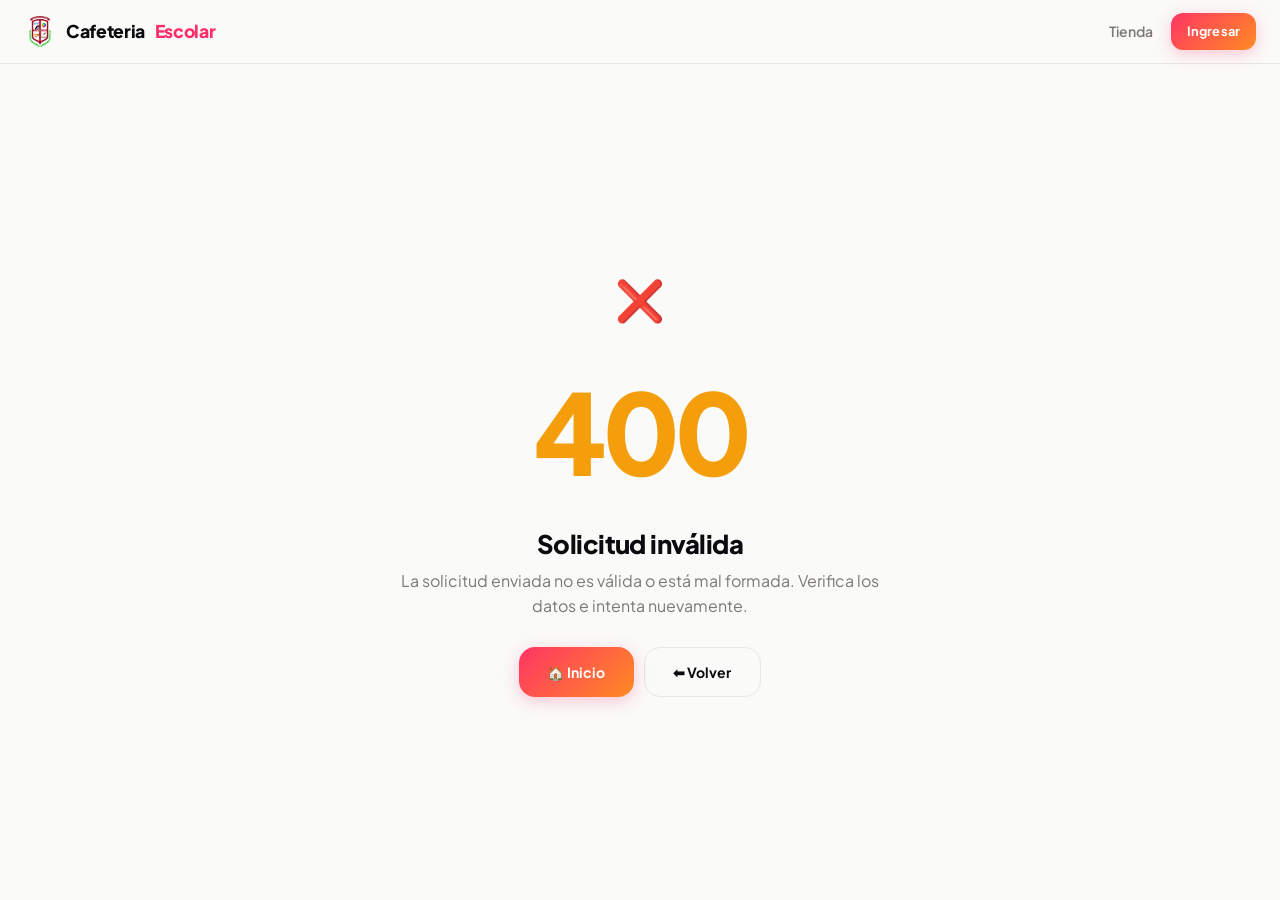
<file: error/400/index.html>
<!DOCTYPE html>
<html lang="es">
<head>
  <meta charset="UTF-8"/>
  <meta name="viewport" content="width=device-width, initial-scale=1.0"/>
  <title>Error</title>
  <link rel="stylesheet" href="/assets/css/main.css"/>

  <style>
    .error-wrap {
      min-height: calc(100dvh - 64px);
      display: flex;
      align-items: center;
      justify-content: center;
      padding: 40px 20px;
      text-align: center;
    }

    .error-box {
      max-width: 520px;
      animation: fadeUp .5s ease both;
    }

    .error-code {
      font-size: clamp(4rem, 10vw, 7rem);
      font-weight: 900;
      font-family: var(--font-display);
      letter-spacing: -0.05em;
    }

    .error-title {
      font-size: 1.6rem;
      margin: 10px 0;
    }

    .error-desc {
      color: var(--muted);
      margin-bottom: 28px;
      line-height: 1.6;
    }

    .error-actions {
      display: flex;
      gap: 10px;
      justify-content: center;
      flex-wrap: wrap;
    }

    .error-icon {
      font-size: 2.5rem;
      margin-bottom: 10px;
    }
  </style>
</head>
<body>

<nav class="nav" id="main-nav"></nav>

<div class="error-wrap">
  <div class="error-box">

    <div class="error-icon">❌</div>
    <div class="error-code clr-warning">400</div>
    <h1 class="error-title">Solicitud inválida</h1>
    <p class="error-desc">
        La solicitud enviada no es válida o está mal formada.
        Verifica los datos e intenta nuevamente.
    </p>

    <div class="error-actions">
      <a href="/" class="btn btn-accent">🏠 Inicio</a>
      <button onclick="history.back()" class="btn btn-outline">⬅ Volver</button>
    </div>

  </div>
</div>

<script src="/assets/js/app.js"></script>
<script>buildNav();</script>

</body>
</html>
</file>
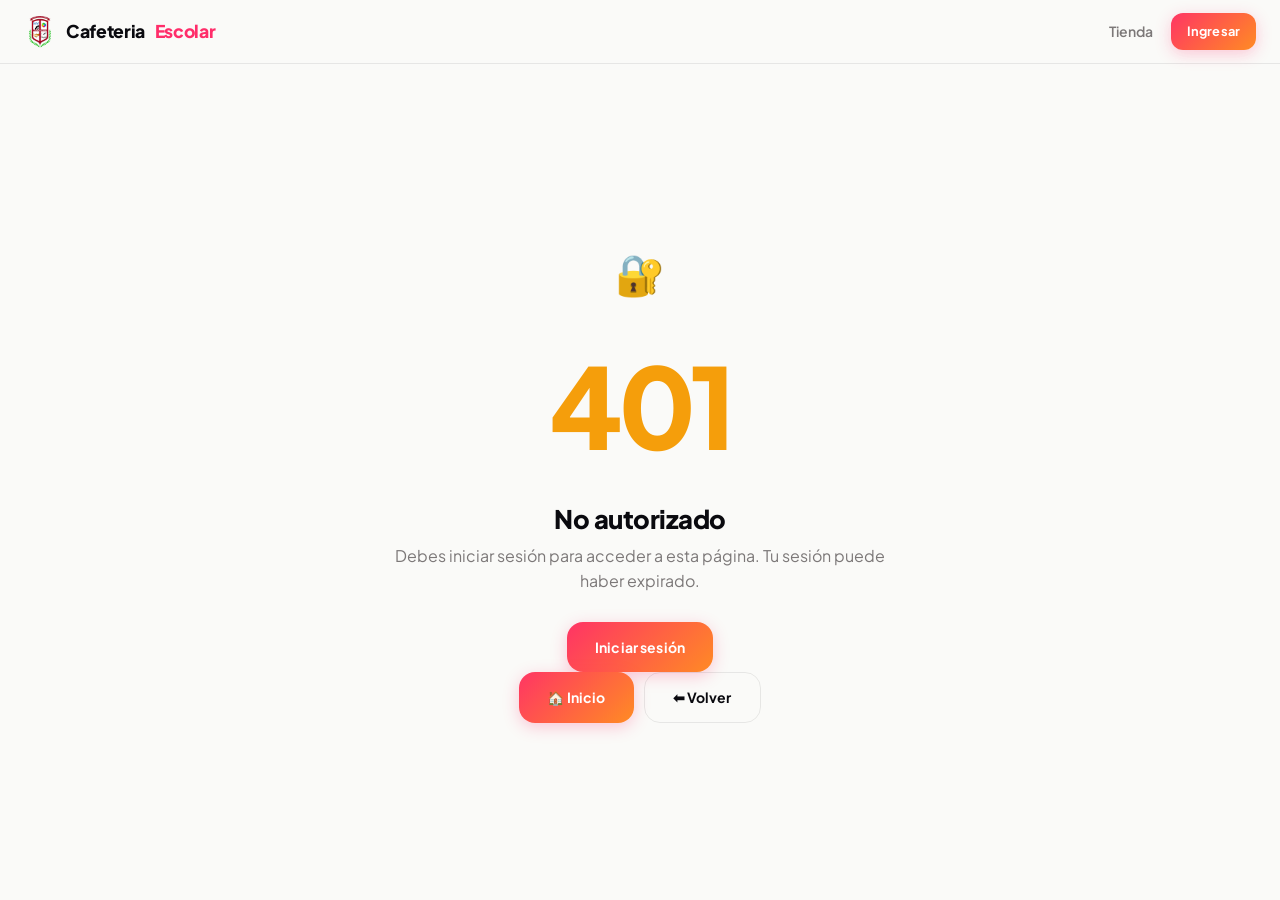
<file: error/401/index.html>
<!DOCTYPE html>
<html lang="es">
<head>
  <meta charset="UTF-8"/>
  <meta name="viewport" content="width=device-width, initial-scale=1.0"/>
  <title>Error</title>
  <link rel="stylesheet" href="/assets/css/main.css"/>

  <style>
    .error-wrap {
      min-height: calc(100dvh - 64px);
      display: flex;
      align-items: center;
      justify-content: center;
      padding: 40px 20px;
      text-align: center;
    }

    .error-box {
      max-width: 520px;
      animation: fadeUp .5s ease both;
    }

    .error-code {
      font-size: clamp(4rem, 10vw, 7rem);
      font-weight: 900;
      font-family: var(--font-display);
      letter-spacing: -0.05em;
    }

    .error-title {
      font-size: 1.6rem;
      margin: 10px 0;
    }

    .error-desc {
      color: var(--muted);
      margin-bottom: 28px;
      line-height: 1.6;
    }

    .error-actions {
      display: flex;
      gap: 10px;
      justify-content: center;
      flex-wrap: wrap;
    }

    .error-icon {
      font-size: 2.5rem;
      margin-bottom: 10px;
    }
  </style>
</head>
<body>

<nav class="nav" id="main-nav"></nav>

<div class="error-wrap">
  <div class="error-box">

    <div class="error-icon">🔐</div>
    <div class="error-code clr-warning">401</div>
    <h1 class="error-title">No autorizado</h1>
    <p class="error-desc">
      Debes iniciar sesión para acceder a esta página.
      Tu sesión puede haber expirado.
    </p>

    <div class="error-actions">
      <a href="/auth/" class="btn btn-accent">Iniciar sesión</a>
    </div>

    <div class="error-actions">
      <a href="/" class="btn btn-accent">🏠 Inicio</a>
      <button onclick="history.back()" class="btn btn-outline">⬅ Volver</button>
    </div>

  </div>
</div>

<script src="/assets/js/app.js"></script>
<script>buildNav();</script>

</body>
</html>
</file>
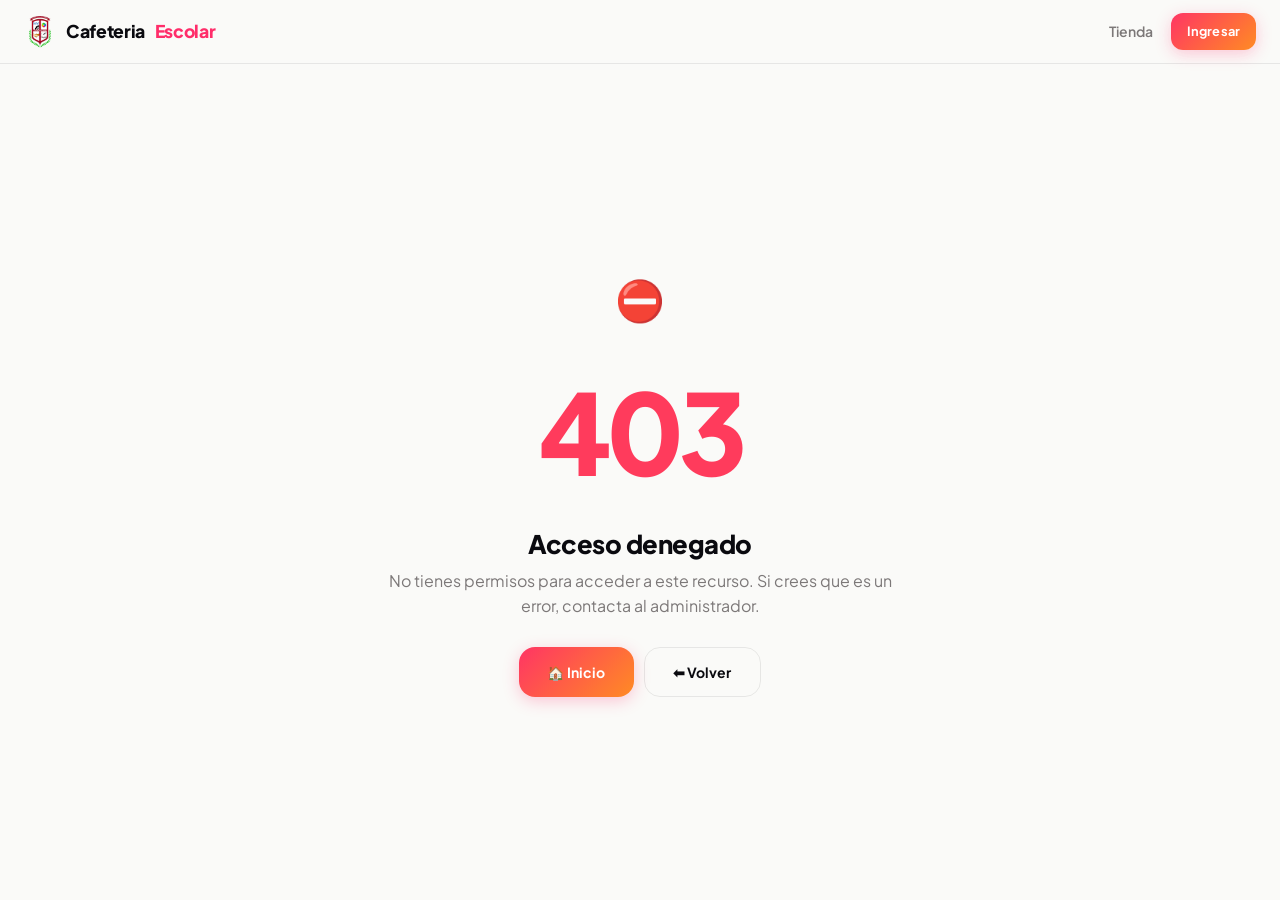
<file: error/403/index.html>
<!DOCTYPE html>
<html lang="es">
<head>
  <meta charset="UTF-8"/>
  <meta name="viewport" content="width=device-width, initial-scale=1.0"/>
  <title>Error</title>
  <link rel="stylesheet" href="/assets/css/main.css"/>

  <style>
    .error-wrap {
      min-height: calc(100dvh - 64px);
      display: flex;
      align-items: center;
      justify-content: center;
      padding: 40px 20px;
      text-align: center;
    }

    .error-box {
      max-width: 520px;
      animation: fadeUp .5s ease both;
    }

    .error-code {
      font-size: clamp(4rem, 10vw, 7rem);
      font-weight: 900;
      font-family: var(--font-display);
      letter-spacing: -0.05em;
    }

    .error-title {
      font-size: 1.6rem;
      margin: 10px 0;
    }

    .error-desc {
      color: var(--muted);
      margin-bottom: 28px;
      line-height: 1.6;
    }

    .error-actions {
      display: flex;
      gap: 10px;
      justify-content: center;
      flex-wrap: wrap;
    }

    .error-icon {
      font-size: 2.5rem;
      margin-bottom: 10px;
    }
  </style>
</head>
<body>

<nav class="nav" id="main-nav"></nav>

<div class="error-wrap">
  <div class="error-box">

    <div class="error-icon">⛔</div>
    <div class="error-code clr-error">403</div>
    <h1 class="error-title">Acceso denegado</h1>
    <p class="error-desc">
      No tienes permisos para acceder a este recurso.
      Si crees que es un error, contacta al administrador.
    </p>

    <div class="error-actions">
      <a href="/" class="btn btn-accent">🏠 Inicio</a>
      <button onclick="history.back()" class="btn btn-outline">⬅ Volver</button>
    </div>

  </div>
</div>

<script src="/assets/js/app.js"></script>
<script>buildNav();</script>

</body>
</html>
</file>
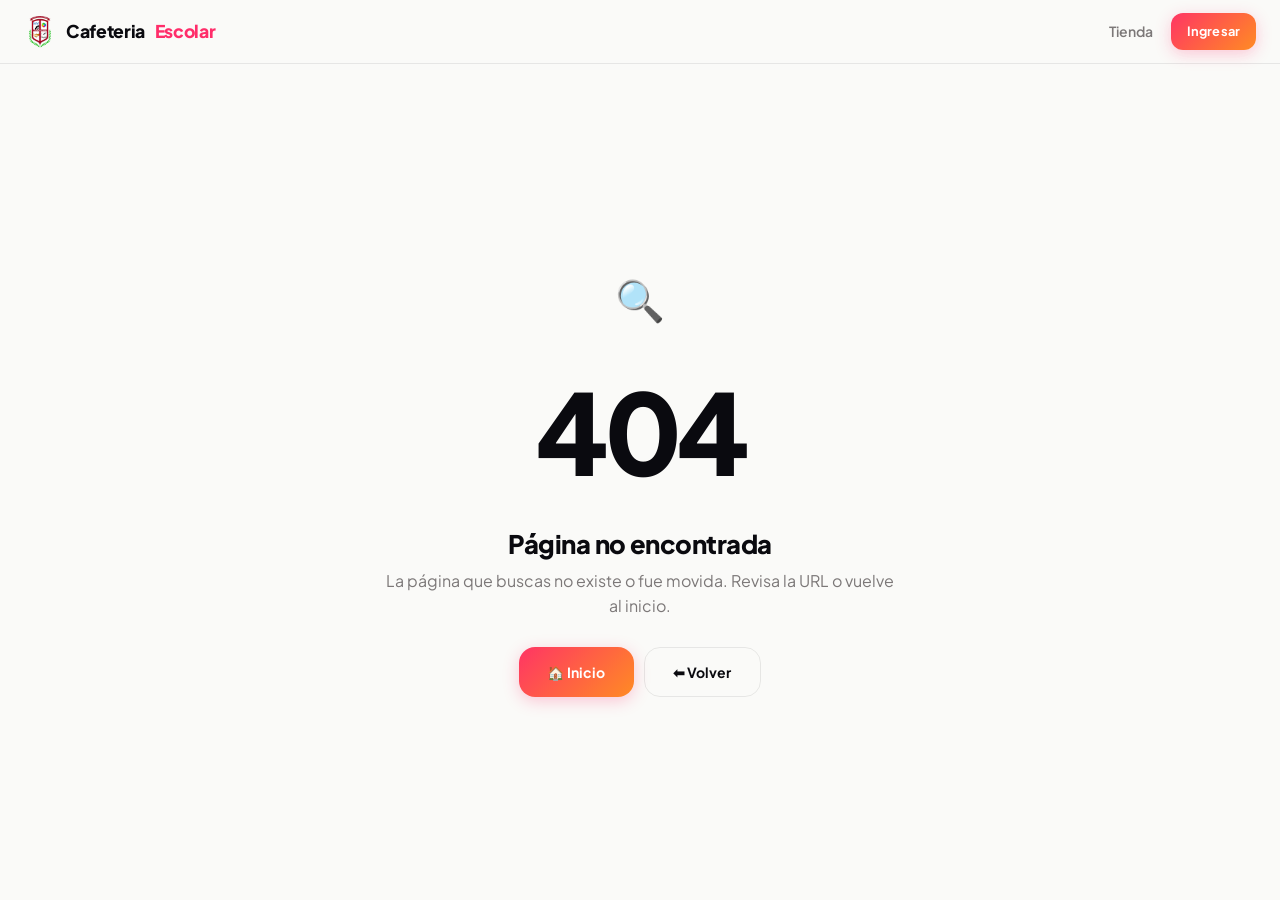
<file: error/404/index.html>
<!DOCTYPE html>
<html lang="es">
<head>
  <meta charset="UTF-8"/>
  <meta name="viewport" content="width=device-width, initial-scale=1.0"/>
  <title>Error</title>
  <link rel="stylesheet" href="/assets/css/main.css"/>

  <style>
    .error-wrap {
      min-height: calc(100dvh - 64px);
      display: flex;
      align-items: center;
      justify-content: center;
      padding: 40px 20px;
      text-align: center;
    }

    .error-box {
      max-width: 520px;
      animation: fadeUp .5s ease both;
    }

    .error-code {
      font-size: clamp(4rem, 10vw, 7rem);
      font-weight: 900;
      font-family: var(--font-display);
      letter-spacing: -0.05em;
    }

    .error-title {
      font-size: 1.6rem;
      margin: 10px 0;
    }

    .error-desc {
      color: var(--muted);
      margin-bottom: 28px;
      line-height: 1.6;
    }

    .error-actions {
      display: flex;
      gap: 10px;
      justify-content: center;
      flex-wrap: wrap;
    }

    .error-icon {
      font-size: 2.5rem;
      margin-bottom: 10px;
    }
  </style>
</head>
<body>

<nav class="nav" id="main-nav"></nav>

<div class="error-wrap">
  <div class="error-box">

    <div class="error-icon">🔍</div>
    <div class="error-code">404</div>
    <h1 class="error-title">Página no encontrada</h1>
    <p class="error-desc">
        La página que buscas no existe o fue movida.
        Revisa la URL o vuelve al inicio.
    </p>

    <div class="error-actions">
      <a href="/" class="btn btn-accent">🏠 Inicio</a>
      <button onclick="history.back()" class="btn btn-outline">⬅ Volver</button>
    </div>

  </div>
</div>

<script src="/assets/js/app.js"></script>
<script>buildNav();</script>

</body>
</html>
</file>
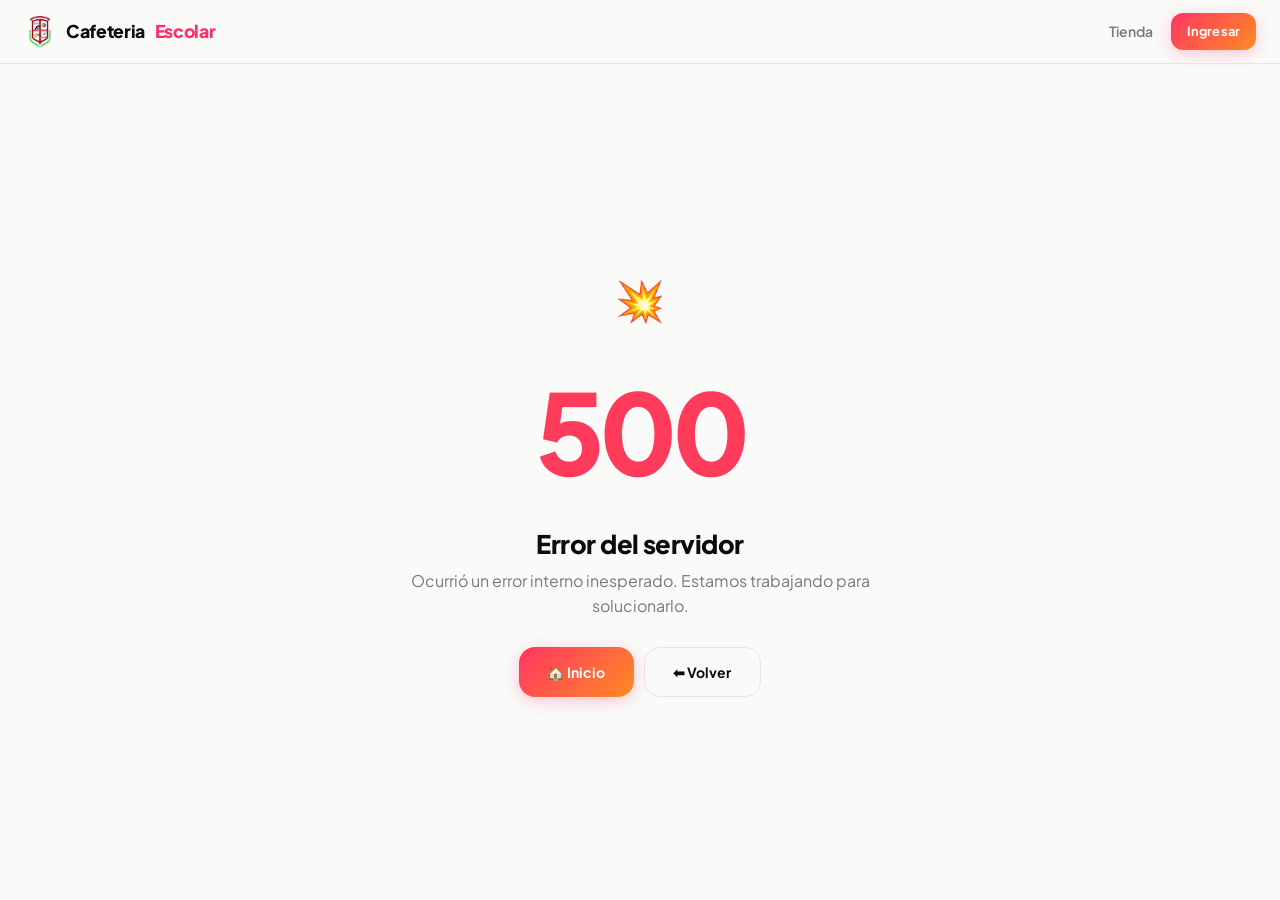
<file: error/500/index.html>
<!DOCTYPE html>
<html lang="es">
<head>
  <meta charset="UTF-8"/>
  <meta name="viewport" content="width=device-width, initial-scale=1.0"/>
  <title>Error</title>
  <link rel="stylesheet" href="/assets/css/main.css"/>

  <style>
    .error-wrap {
      min-height: calc(100dvh - 64px);
      display: flex;
      align-items: center;
      justify-content: center;
      padding: 40px 20px;
      text-align: center;
    }

    .error-box {
      max-width: 520px;
      animation: fadeUp .5s ease both;
    }

    .error-code {
      font-size: clamp(4rem, 10vw, 7rem);
      font-weight: 900;
      font-family: var(--font-display);
      letter-spacing: -0.05em;
    }

    .error-title {
      font-size: 1.6rem;
      margin: 10px 0;
    }

    .error-desc {
      color: var(--muted);
      margin-bottom: 28px;
      line-height: 1.6;
    }

    .error-actions {
      display: flex;
      gap: 10px;
      justify-content: center;
      flex-wrap: wrap;
    }

    .error-icon {
      font-size: 2.5rem;
      margin-bottom: 10px;
    }
  </style>
</head>
<body>

<nav class="nav" id="main-nav"></nav>

<div class="error-wrap">
  <div class="error-box">

    <div class="error-icon">💥</div>
    <div class="error-code clr-error">500</div>
    <h1 class="error-title">Error del servidor</h1>
    <p class="error-desc">
      Ocurrió un error interno inesperado.
      Estamos trabajando para solucionarlo.
    </p>

    <div class="error-actions">
      <a href="/" class="btn btn-accent">🏠 Inicio</a>
      <button onclick="history.back()" class="btn btn-outline">⬅ Volver</button>
    </div>

  </div>
</div>

<script src="/assets/js/app.js"></script>
<script>buildNav();</script>

</body>
</html>
</file>
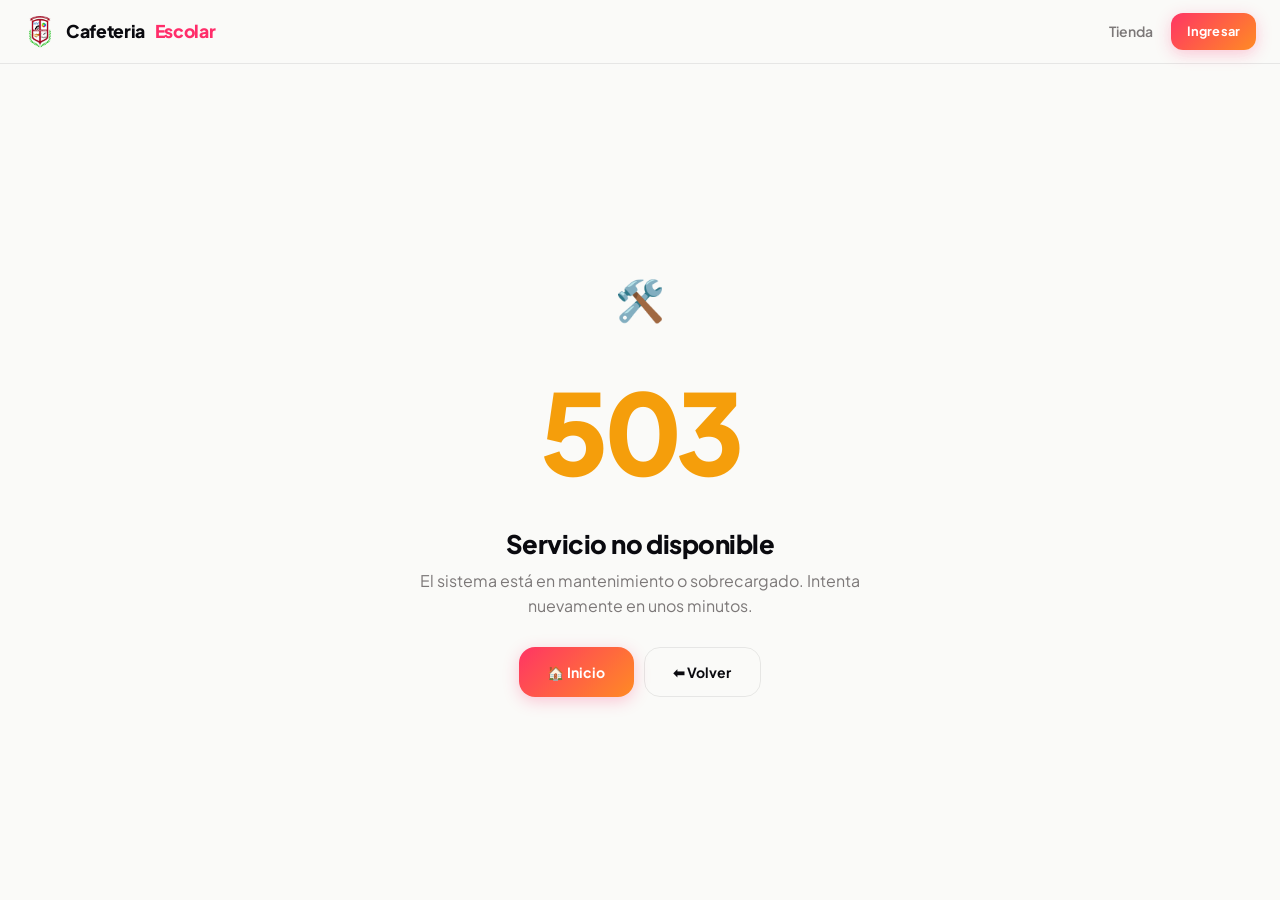
<file: error/503/index.html>
<!DOCTYPE html>
<html lang="es">
<head>
  <meta charset="UTF-8"/>
  <meta name="viewport" content="width=device-width, initial-scale=1.0"/>
  <title>Error</title>
  <link rel="stylesheet" href="/assets/css/main.css"/>

  <style>
    .error-wrap {
      min-height: calc(100dvh - 64px);
      display: flex;
      align-items: center;
      justify-content: center;
      padding: 40px 20px;
      text-align: center;
    }

    .error-box {
      max-width: 520px;
      animation: fadeUp .5s ease both;
    }

    .error-code {
      font-size: clamp(4rem, 10vw, 7rem);
      font-weight: 900;
      font-family: var(--font-display);
      letter-spacing: -0.05em;
    }

    .error-title {
      font-size: 1.6rem;
      margin: 10px 0;
    }

    .error-desc {
      color: var(--muted);
      margin-bottom: 28px;
      line-height: 1.6;
    }

    .error-actions {
      display: flex;
      gap: 10px;
      justify-content: center;
      flex-wrap: wrap;
    }

    .error-icon {
      font-size: 2.5rem;
      margin-bottom: 10px;
    }
  </style>
</head>
<body>

<nav class="nav" id="main-nav"></nav>

<div class="error-wrap">
  <div class="error-box">

    <div class="error-icon">🛠️</div>
    <div class="error-code clr-warning">503</div>
    <h1 class="error-title">Servicio no disponible</h1>
    <p class="error-desc">
      El sistema está en mantenimiento o sobrecargado.
      Intenta nuevamente en unos minutos.
    </p>

    <div class="error-actions">
      <a href="/" class="btn btn-accent">🏠 Inicio</a>
      <button onclick="history.back()" class="btn btn-outline">⬅ Volver</button>
    </div>

  </div>
</div>

<script src="/assets/js/app.js"></script>
<script>buildNav();</script>

</body>
</html>
</file>
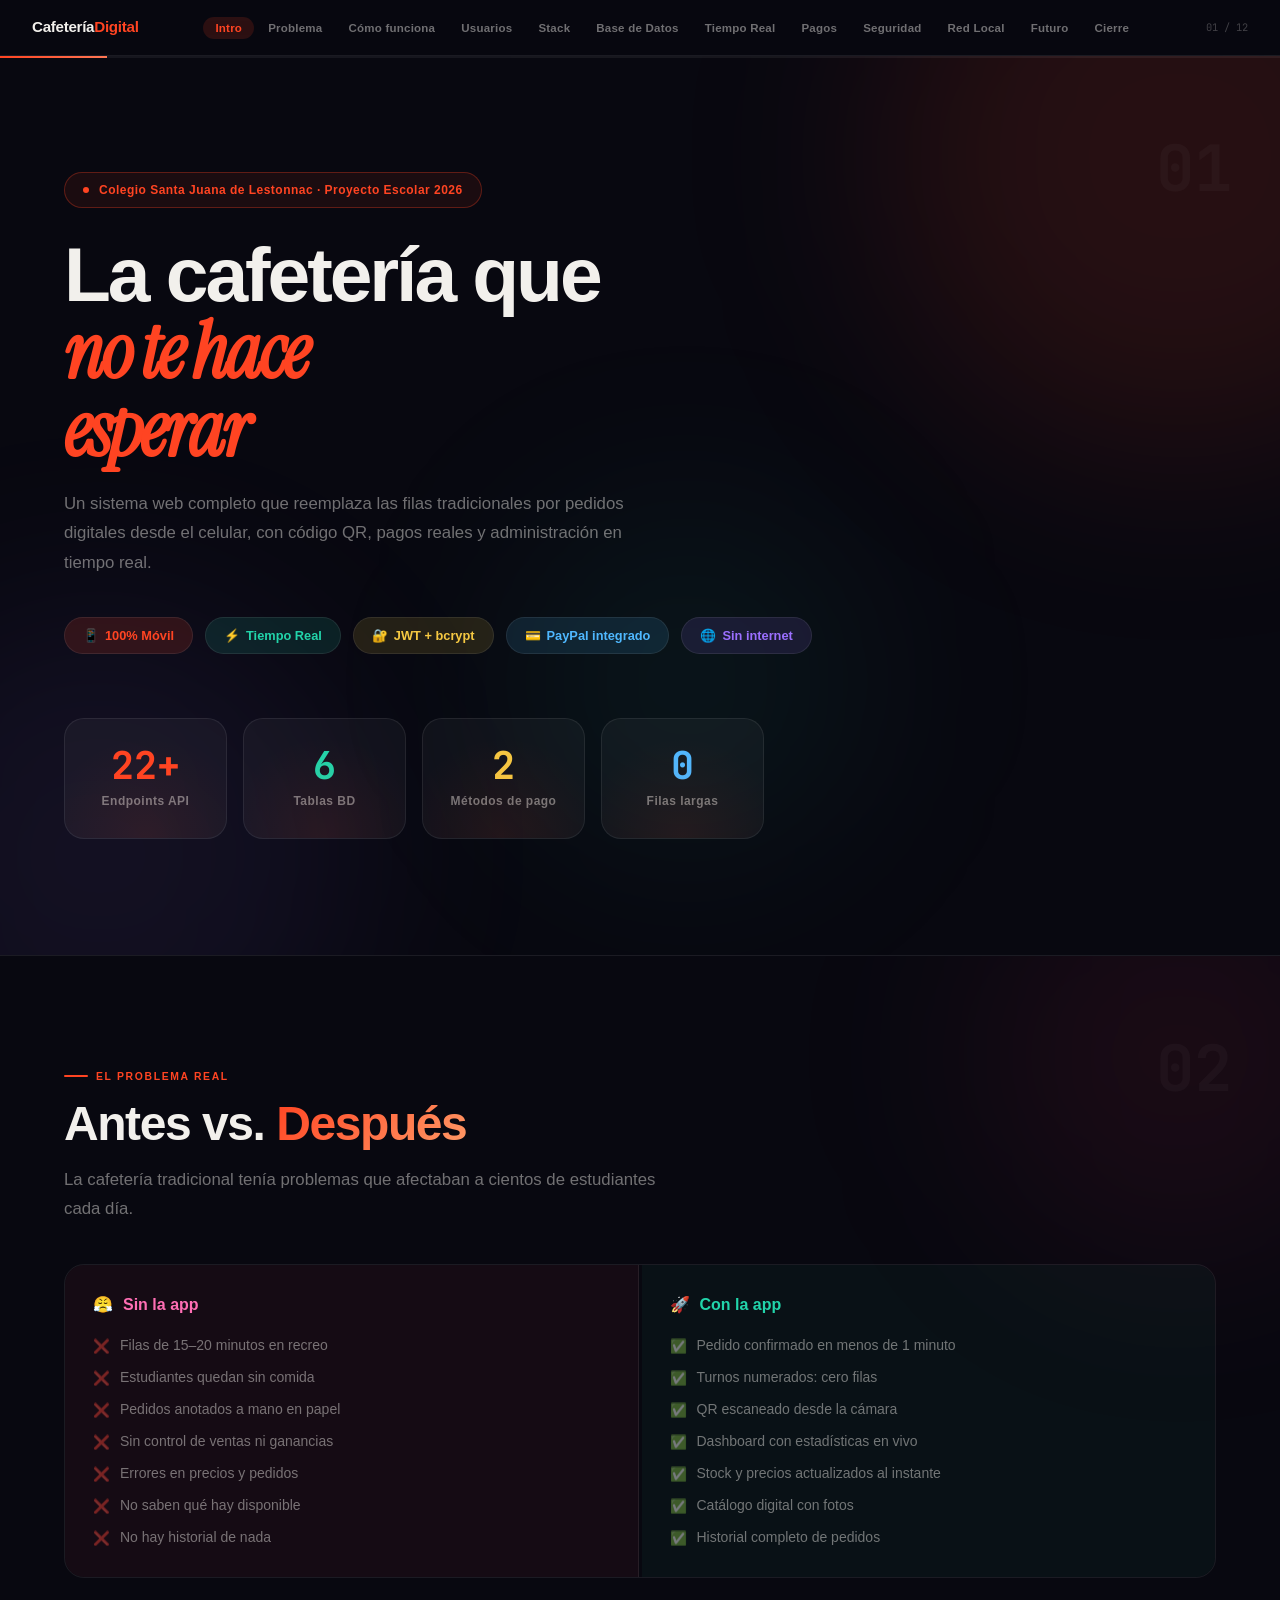
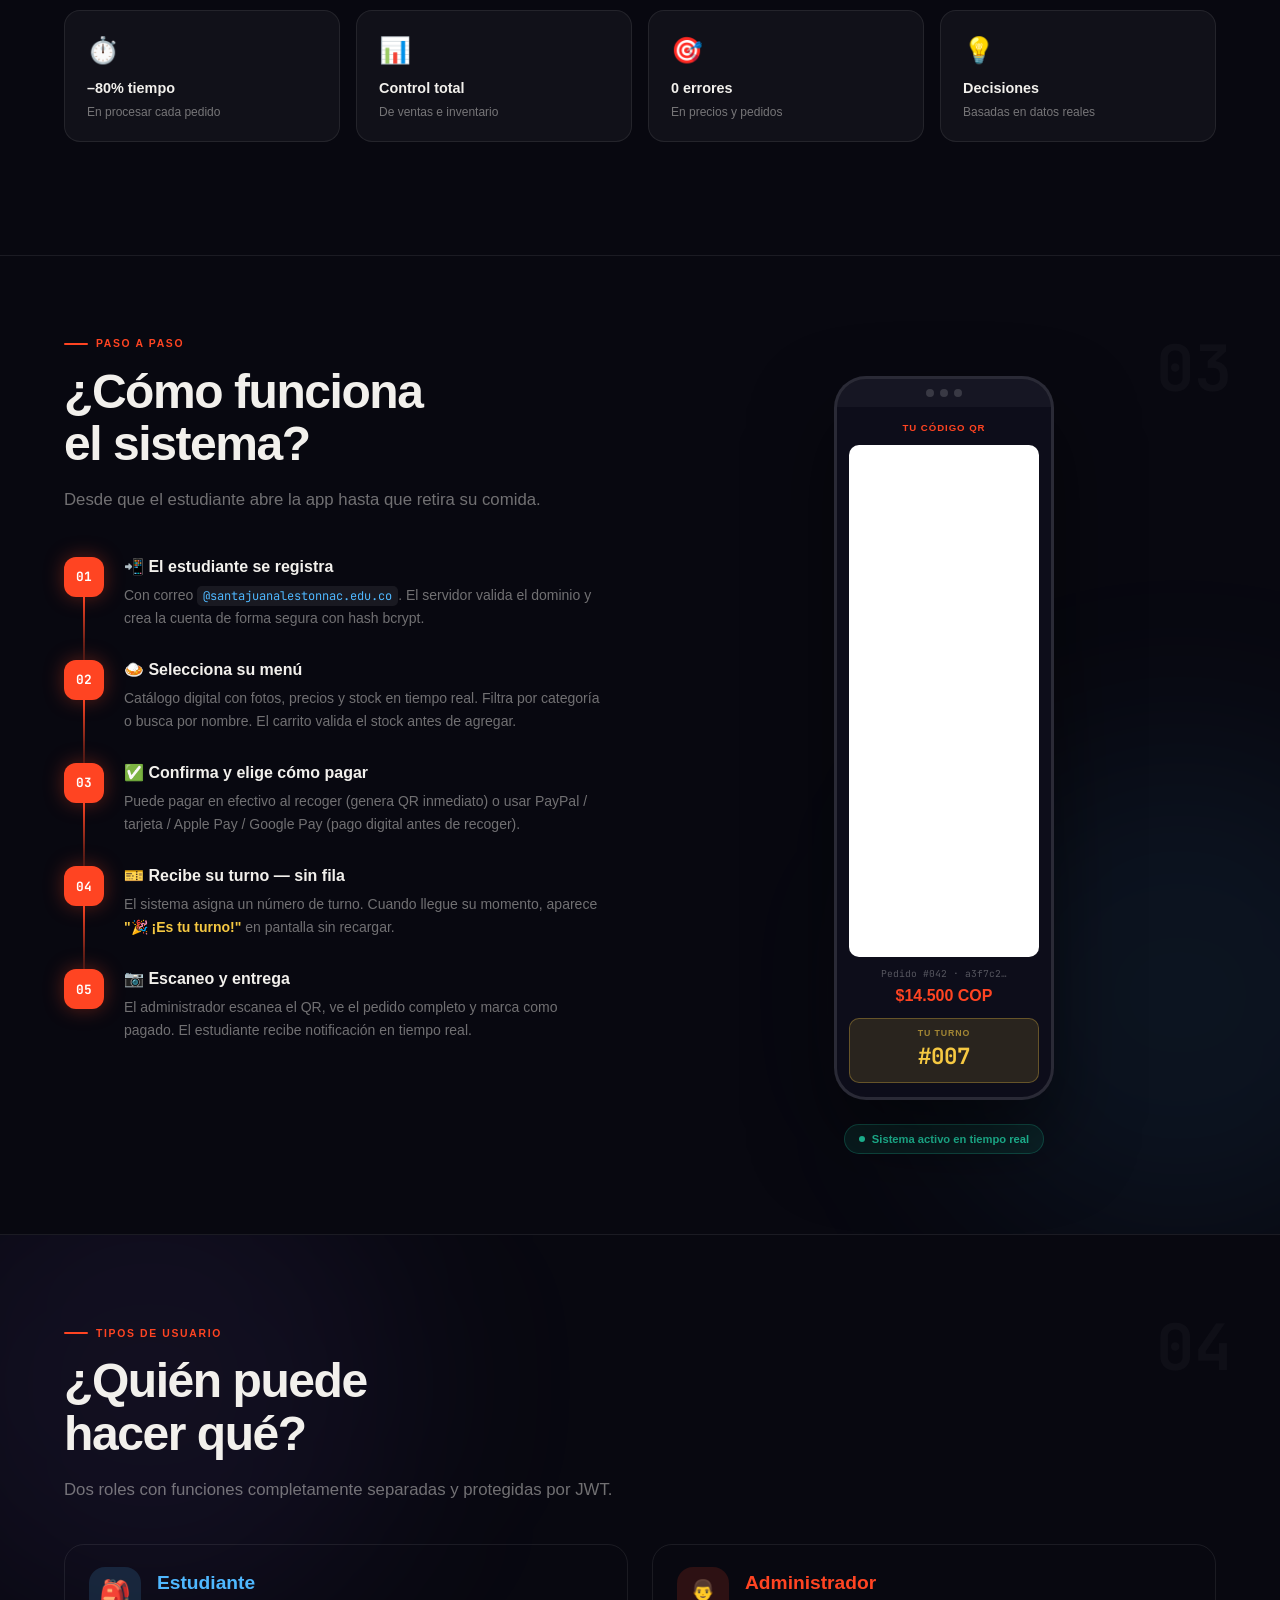
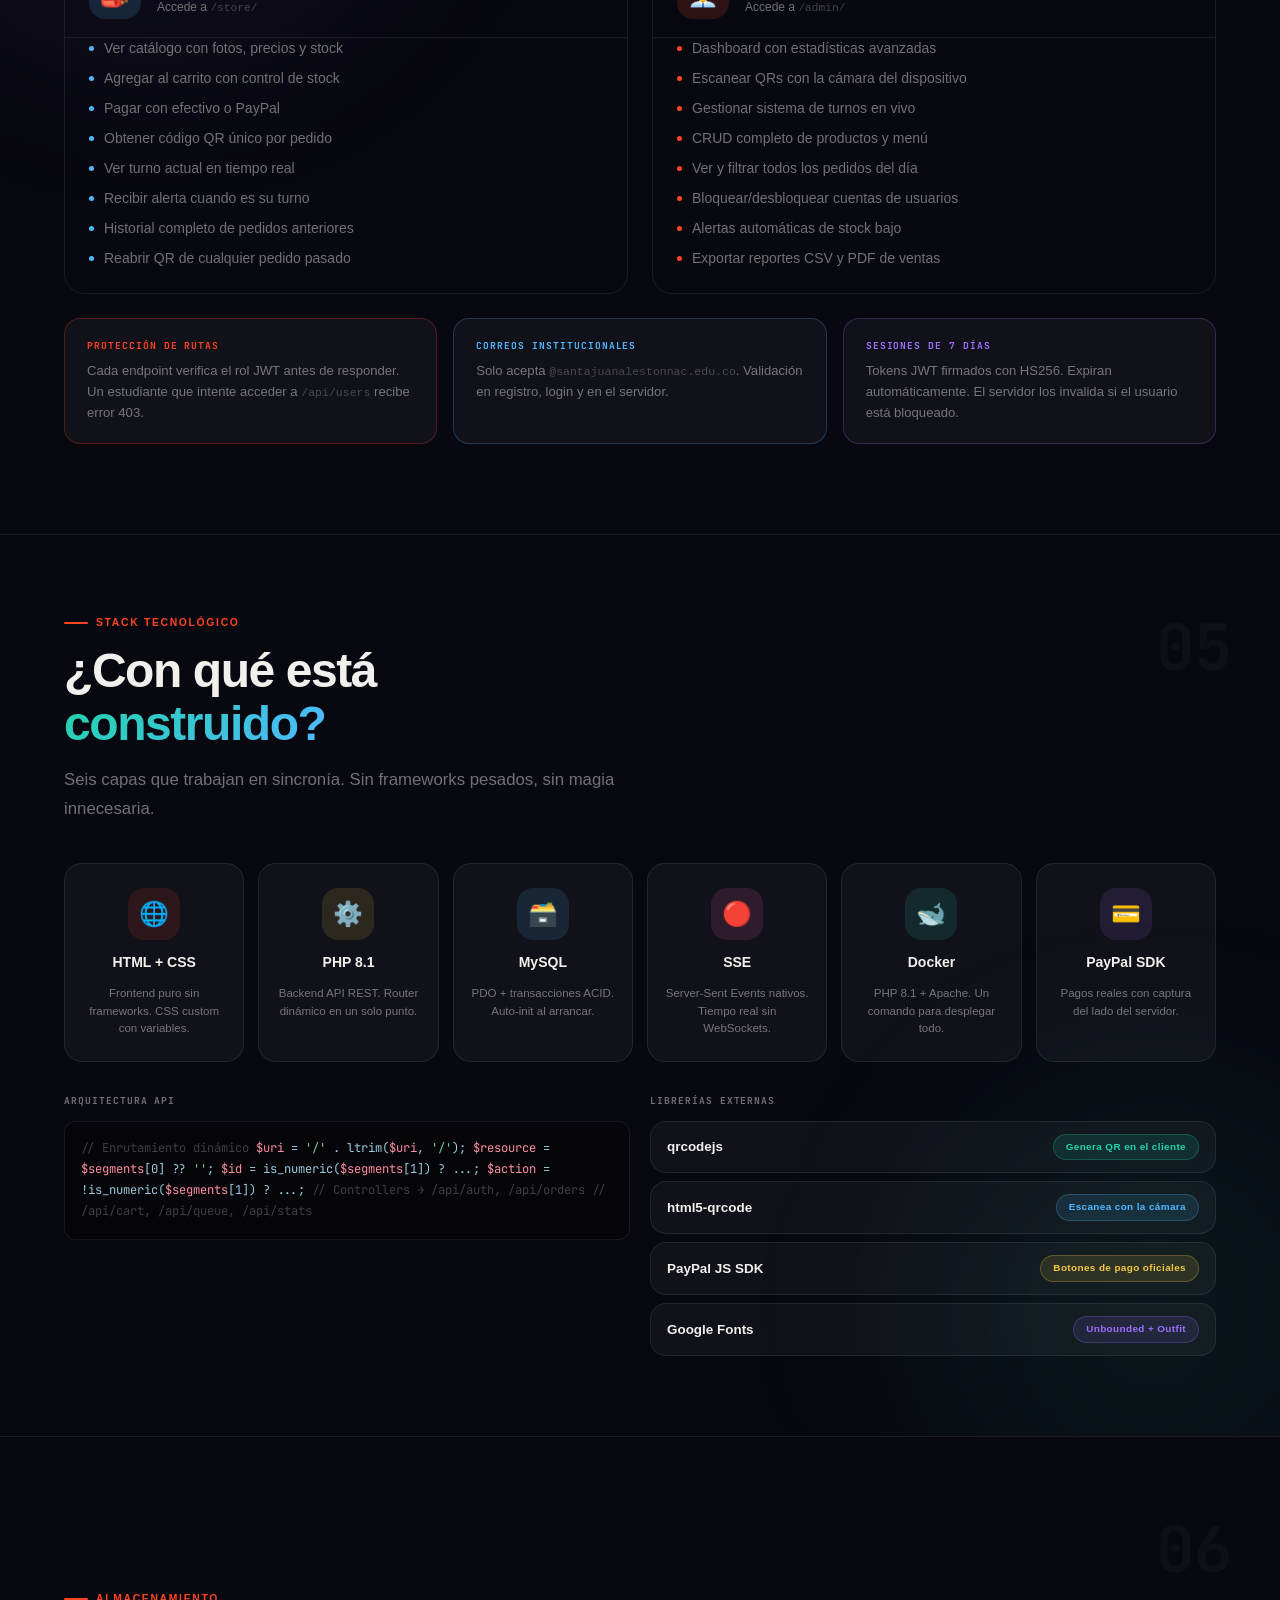
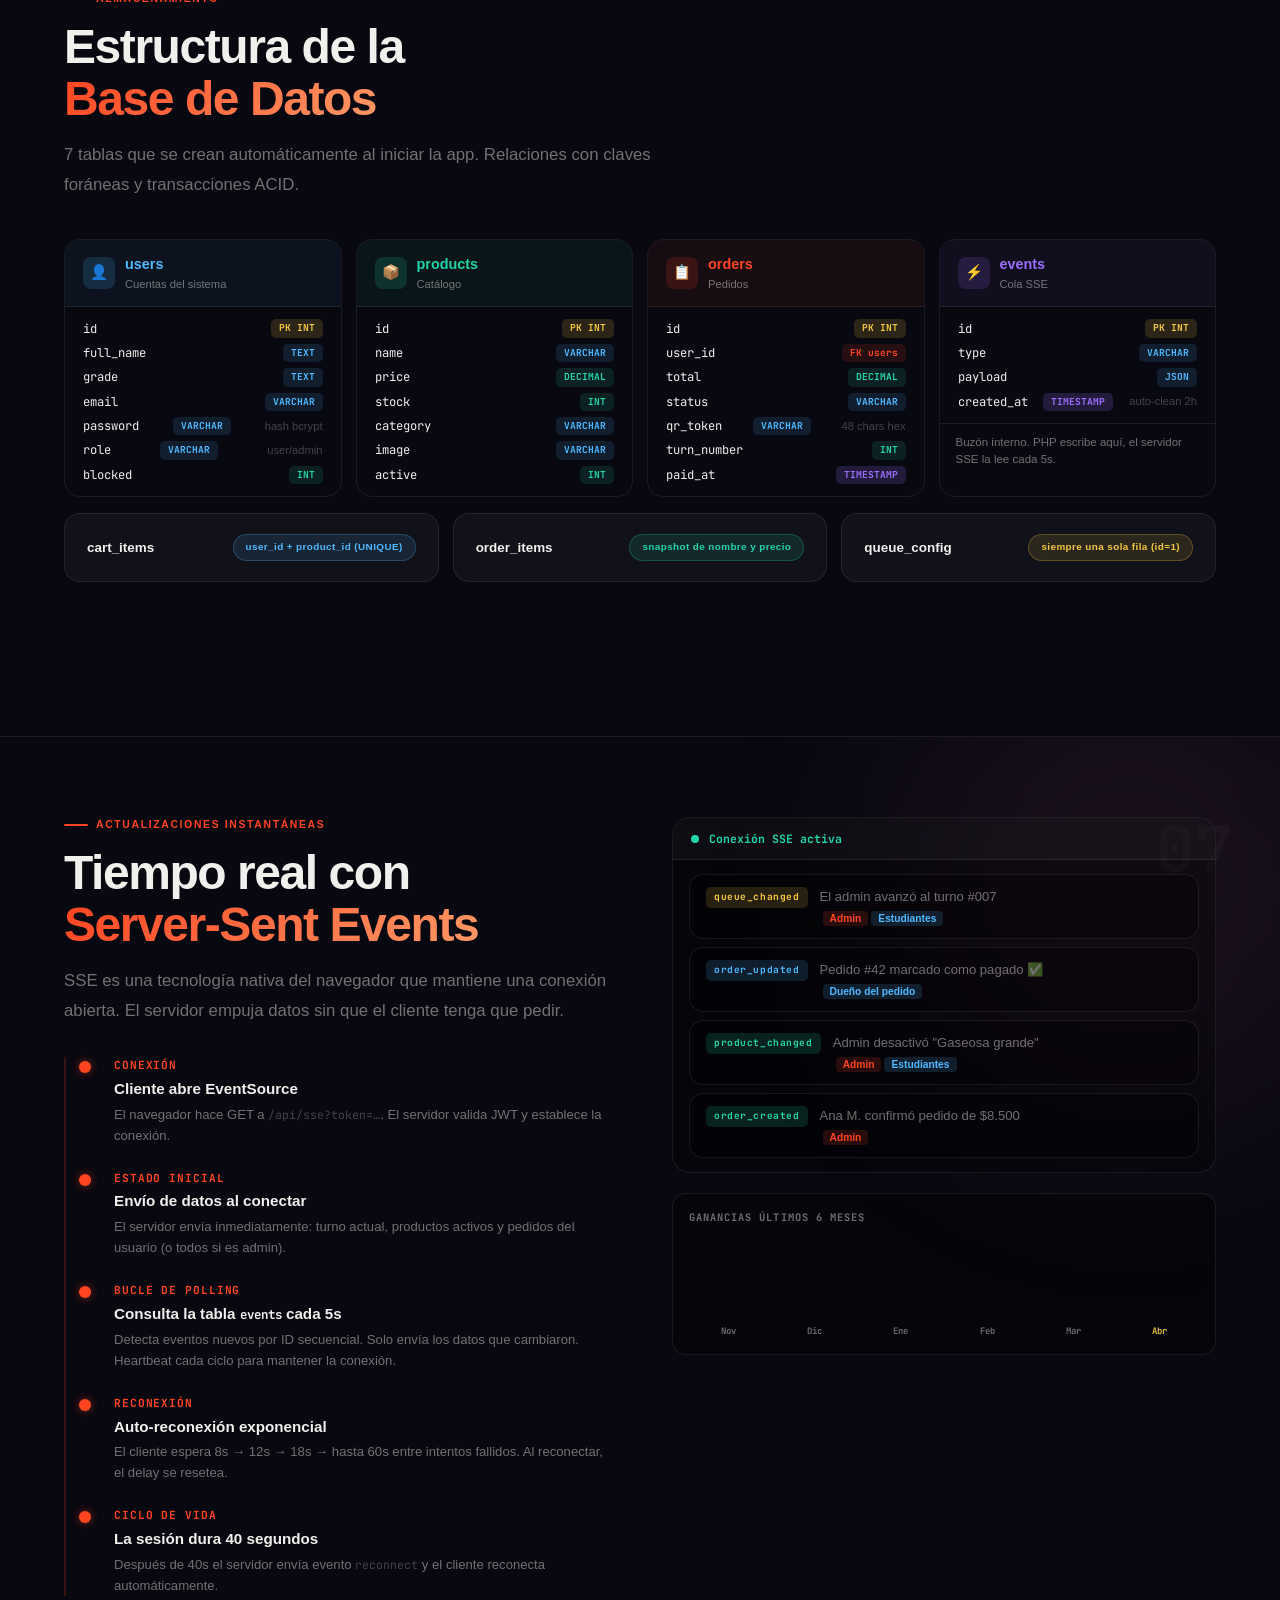
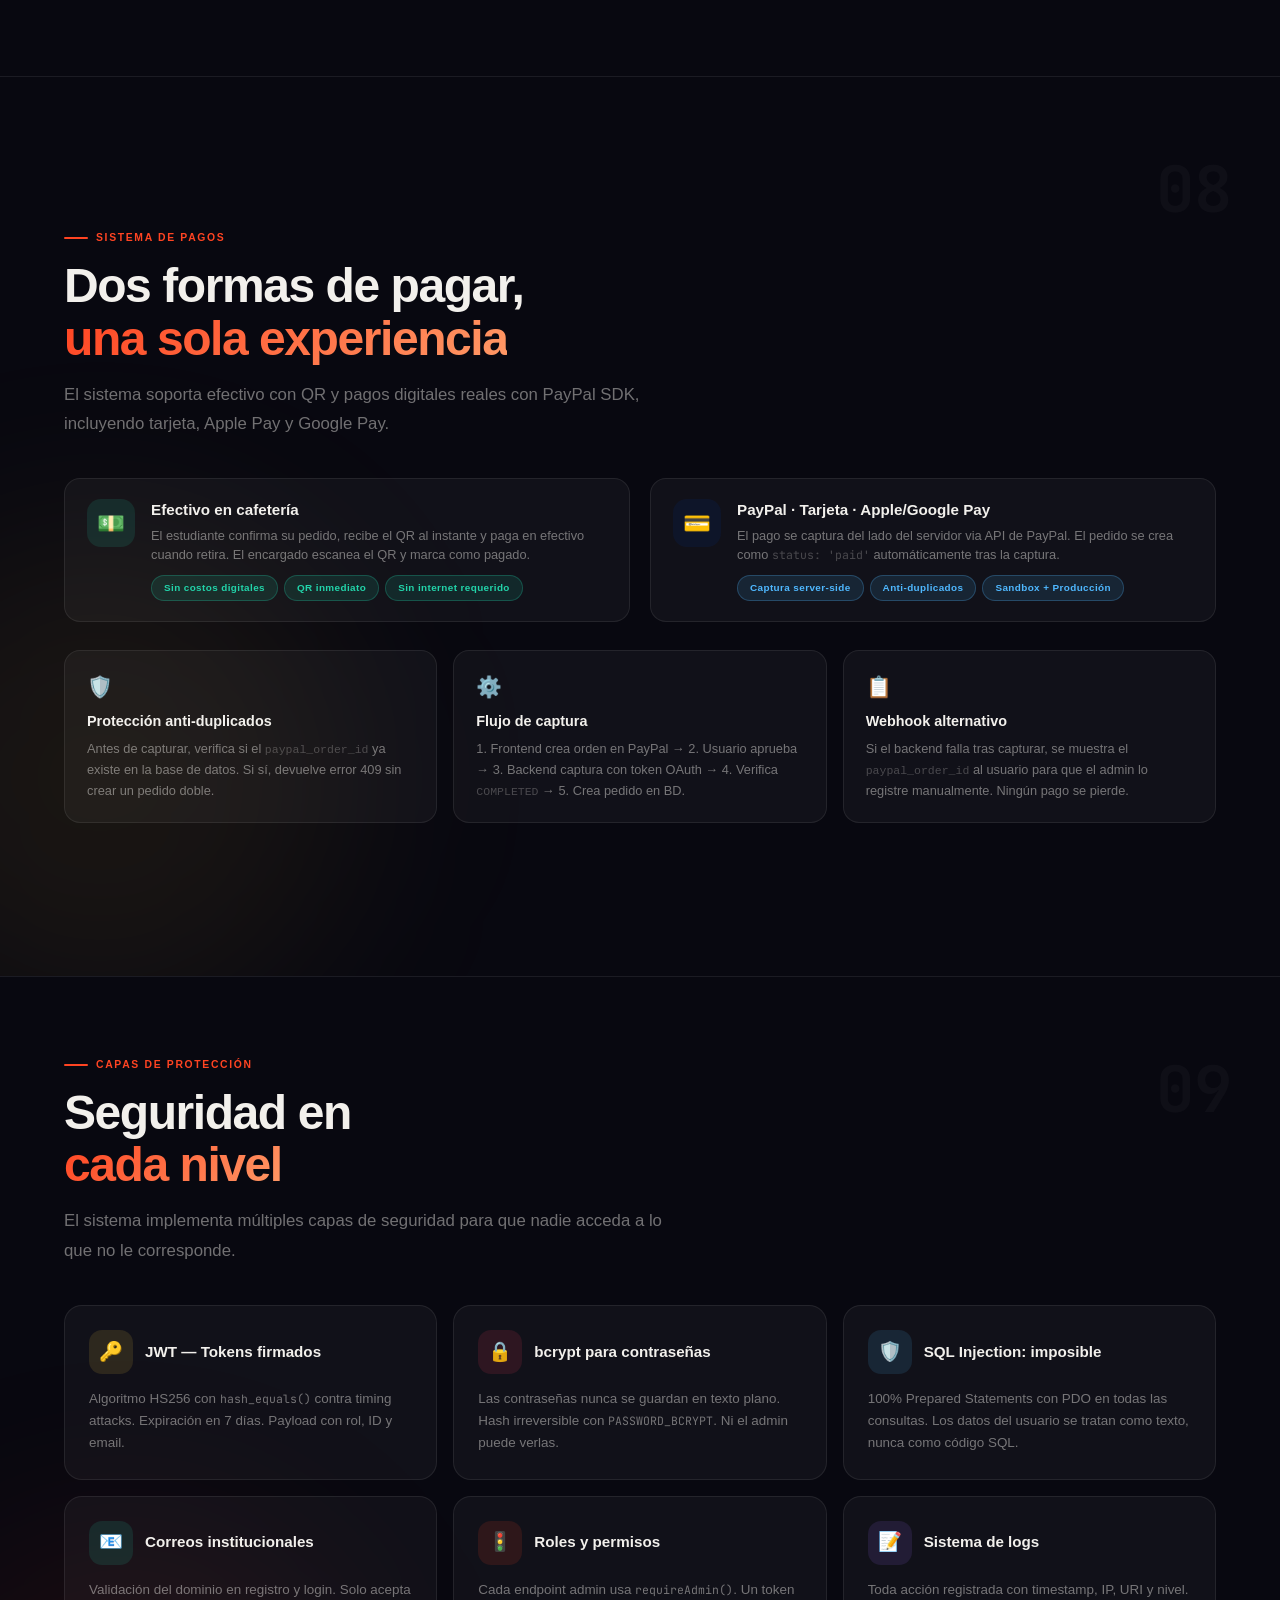
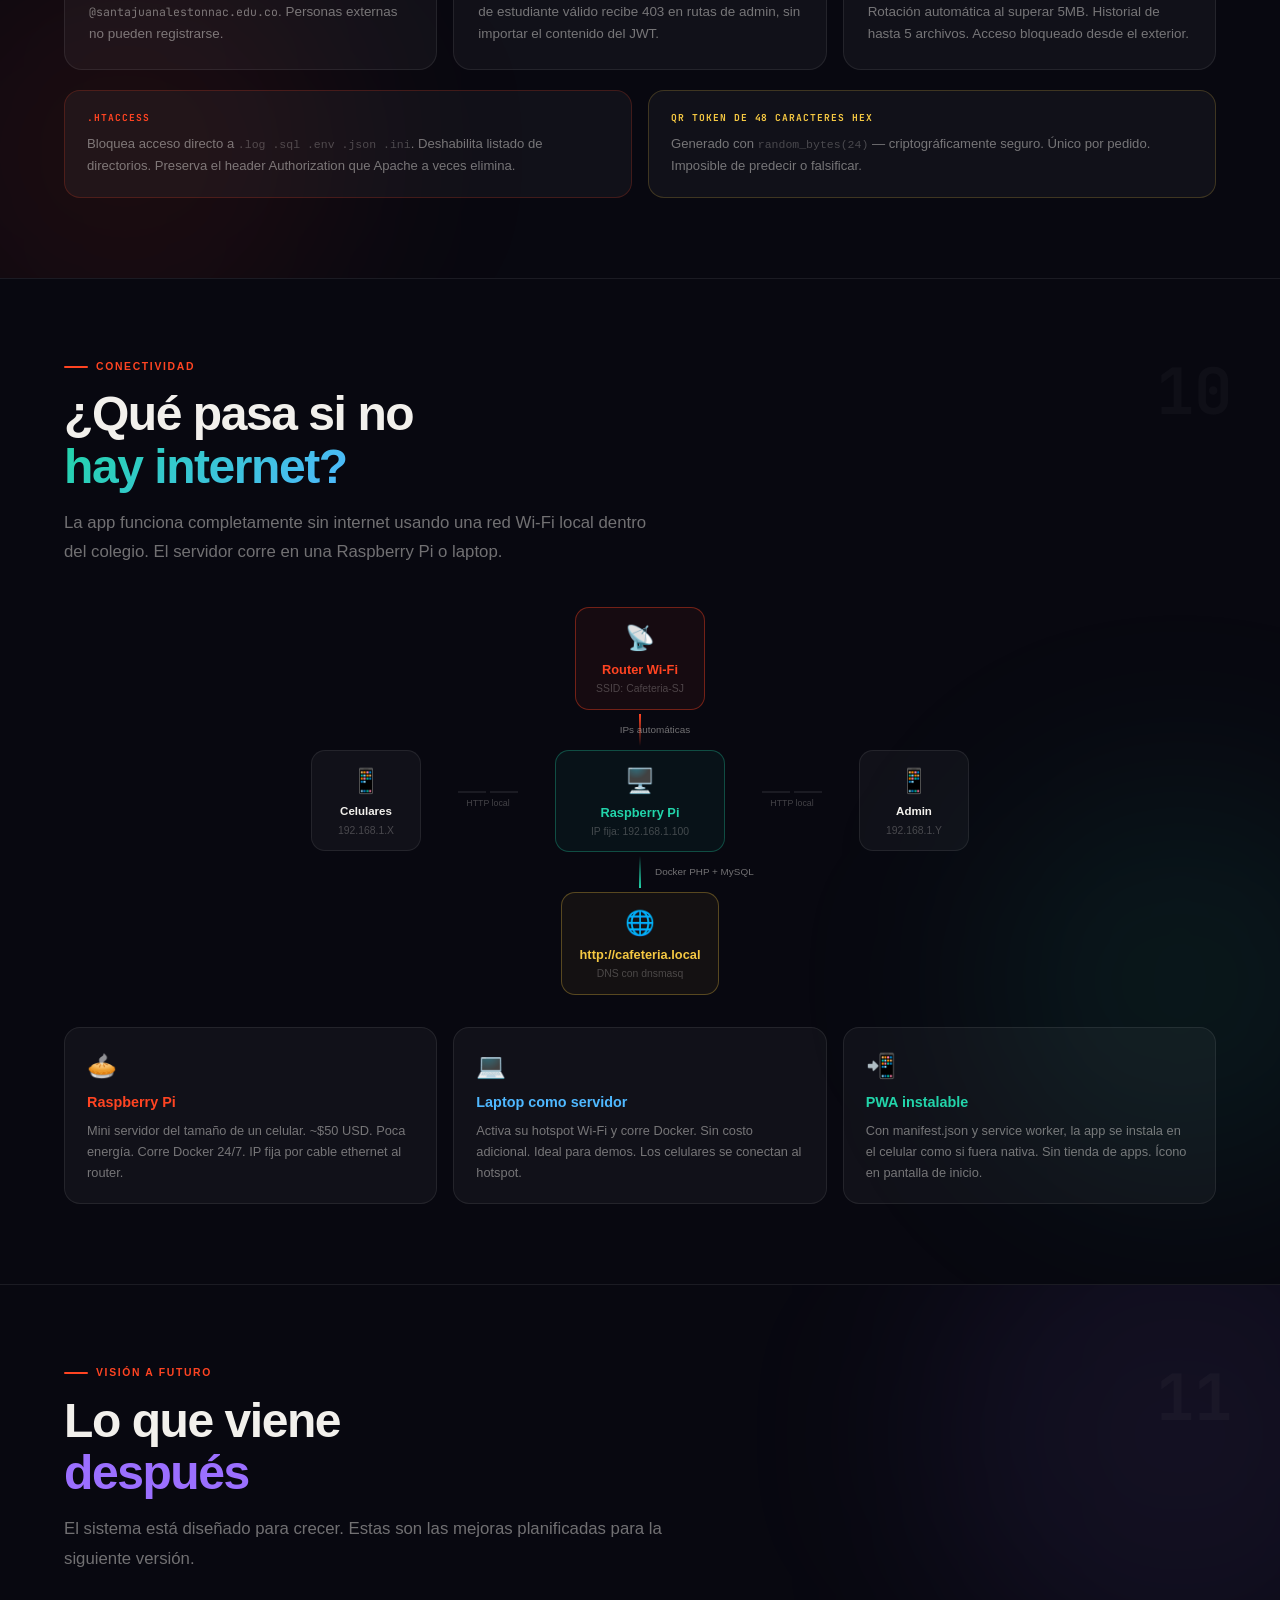
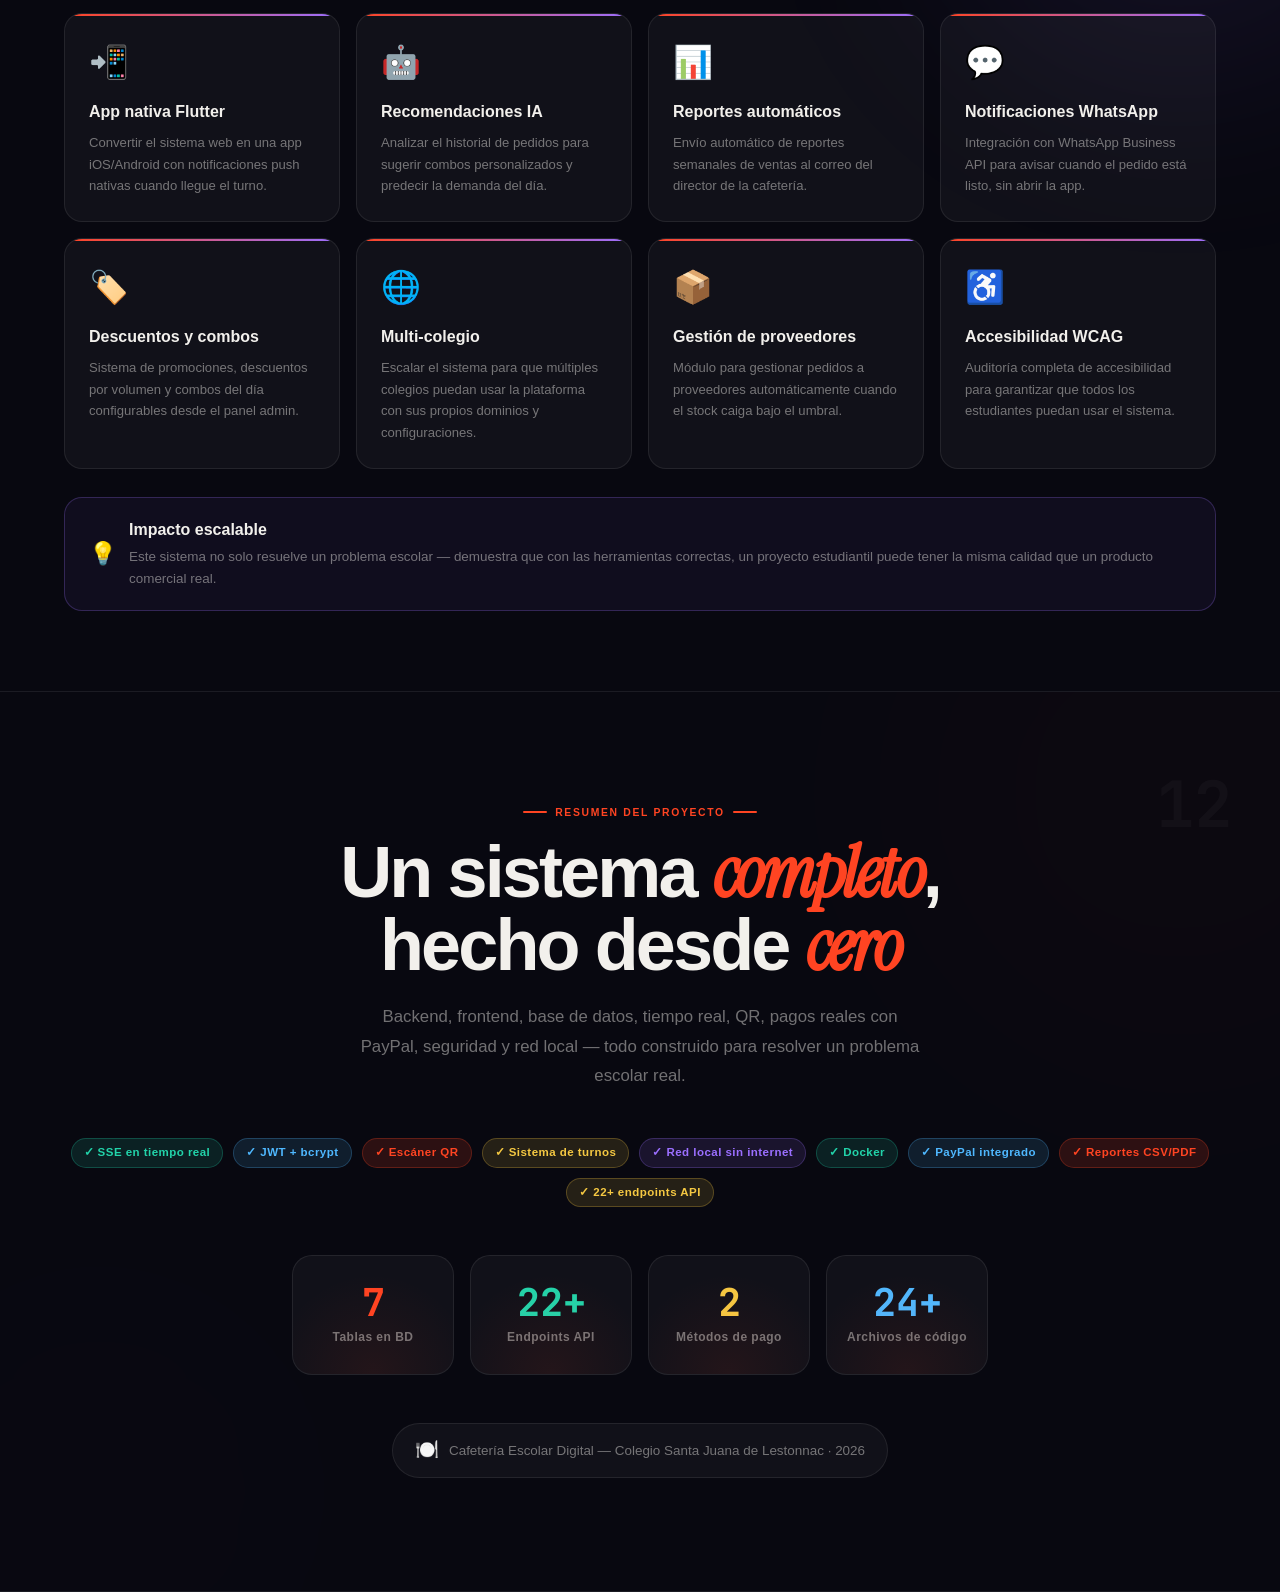
<file: PRESENTATION.html>
<!DOCTYPE html>
<html lang="es">
<head>
<meta charset="UTF-8"/>
<meta name="viewport" content="width=device-width,initial-scale=1.0"/>
<title>Cafetería Digital — Presentación Interactiva</title>
<link rel="preconnect" href="https://fonts.googleapis.com">
<link href="https://fonts.googleapis.com/css2?family=Cabinet+Grotesk:wght@400;500;700;800;900&family=Instrument+Serif:ital@0;1&family=JetBrains+Mono:wght@400;700&display=swap" rel="stylesheet">
<style>
:root{
  --bg:#080810;
  --bg2:#0e0e1a;
  --bg3:#14142a;
  --surface:rgba(255,255,255,0.04);
  --surface2:rgba(255,255,255,0.07);
  --border:rgba(255,255,255,0.08);
  --border2:rgba(255,255,255,0.15);
  --text:#f2f0ec;
  --muted:rgba(242,240,236,0.45);
  --dim:rgba(242,240,236,0.25);
  --r:#ff4422;
  --r2:#ff7755;
  --gold:#f5c842;
  --teal:#22d4aa;
  --blue:#4fb8ff;
  --purple:#9b6fff;
  --pink:#ff6eb4;
  --font-d:'Cabinet Grotesk',sans-serif;
  --font-s:'Instrument Serif',serif;
  --font-m:'JetBrains Mono',monospace;
  --ease:cubic-bezier(0.4,0,0.2,1);
  --spring:cubic-bezier(0.34,1.56,0.64,1);
}
*,*::before,*::after{box-sizing:border-box;margin:0;padding:0}
html{font-size:16px;scroll-behavior:smooth;overflow-x:hidden}
body{font-family:var(--font-d);background:var(--bg);color:var(--text);overflow-x:hidden;line-height:1.5}
::selection{background:rgba(255,68,34,0.3);color:var(--text)}

.nav{position:fixed;top:0;left:0;right:0;z-index:100;height:56px;display:flex;align-items:center;justify-content:space-between;padding:0 32px;background:rgba(8,8,16,0.85);backdrop-filter:blur(24px);border-bottom:1px solid var(--border)}
.nav-brand{font-weight:900;font-size:0.95rem;letter-spacing:-0.02em}
.nav-brand span{color:var(--r)}
.nav-pills{display:flex;gap:2px}
.np{padding:5px 12px;border-radius:20px;border:none;background:transparent;color:var(--muted);font-family:var(--font-d);font-size:0.72rem;font-weight:600;cursor:pointer;transition:all 0.2s;letter-spacing:0.02em}
.np:hover,.np.on{background:rgba(255,68,34,0.15);color:var(--r)}
.nav-num{font-family:var(--font-m);font-size:0.65rem;color:var(--dim)}
.pbar{position:fixed;top:56px;left:0;right:0;height:2px;background:rgba(255,255,255,0.06);z-index:99}
.pbar-fill{height:100%;background:linear-gradient(90deg,var(--r),var(--r2));transition:width 0.4s var(--ease)}

.slides{padding-top:56px}
.slide{min-height:100svh;position:relative;overflow:hidden;border-bottom:1px solid var(--border);display:flex;align-items:center}
.slide-inner{width:100%;max-width:1280px;margin:0 auto;padding:80px 64px}
.sn{position:absolute;right:48px;top:80px;font-family:var(--font-m);font-size:4rem;font-weight:700;color:rgba(255,255,255,0.03);line-height:1;pointer-events:none;user-select:none}

.eyebrow{font-size:0.65rem;font-weight:700;text-transform:uppercase;letter-spacing:0.16em;color:var(--r);margin-bottom:14px;display:flex;align-items:center;gap:8px}
.eyebrow::before{content:'';width:24px;height:2px;background:var(--r);border-radius:1px}
.h-display{font-size:clamp(2.8rem,6vw,5.2rem);font-weight:900;line-height:1.0;letter-spacing:-0.04em;margin-bottom:20px}
.h-display .acc{color:var(--r);font-family:var(--font-s);font-style:italic}
.h-display .teal{color:var(--teal)}
.h-display .gold{color:var(--gold)}
.h-display .blue{color:var(--blue)}
.h-sub{font-size:1.05rem;color:var(--muted);line-height:1.75;max-width:600px}
.h2{font-size:clamp(2rem,4vw,3rem);font-weight:900;letter-spacing:-0.03em;margin-bottom:14px;line-height:1.1}
.h3{font-family:var(--font-d);font-size:1.1rem;font-weight:700;margin-bottom:6px}

.reveal{opacity:0;transform:translateY(28px);transition:opacity 0.7s var(--ease),transform 0.7s var(--ease)}
.reveal.up{opacity:1;transform:translateY(0)}
.reveal.from-left{transform:translateX(-28px)}
.reveal.from-left.up{transform:translateX(0)}
.reveal.from-right{transform:translateX(28px)}
.reveal.from-right.up{transform:translateX(0)}

.orb{position:absolute;border-radius:50%;filter:blur(100px);pointer-events:none}
.o1{width:600px;height:600px;background:rgba(255,68,34,0.12);top:-200px;right:-200px}
.o2{width:500px;height:500px;background:rgba(155,111,255,0.08);bottom:-150px;left:-150px}
.o3{width:350px;height:350px;background:rgba(34,212,170,0.07);top:50%;left:40%}

.card{background:var(--surface);border:1px solid var(--border);border-radius:20px;padding:28px;transition:all 0.3s var(--ease)}
.card:hover{background:var(--surface2);border-color:var(--border2);transform:translateY(-4px)}
.card-sm{background:var(--surface);border:1px solid var(--border);border-radius:16px;padding:20px 22px;transition:all 0.3s var(--ease)}
.card-sm:hover{background:var(--surface2);border-color:rgba(255,68,34,0.3)}

.grid-2{display:grid;grid-template-columns:1fr 1fr;gap:20px}
.grid-3{display:grid;grid-template-columns:repeat(3,1fr);gap:18px}
.grid-4{display:grid;grid-template-columns:repeat(4,1fr);gap:16px}

.tag{display:inline-flex;align-items:center;gap:6px;padding:5px 12px;border-radius:100px;font-size:0.72rem;font-weight:700;letter-spacing:0.04em}
.tag-r{background:rgba(255,68,34,0.15);color:var(--r);border:1px solid rgba(255,68,34,0.25)}
.tag-t{background:rgba(34,212,170,0.12);color:var(--teal);border:1px solid rgba(34,212,170,0.25)}
.tag-g{background:rgba(245,200,66,0.12);color:var(--gold);border:1px solid rgba(245,200,66,0.25)}
.tag-b{background:rgba(79,184,255,0.12);color:var(--blue);border:1px solid rgba(79,184,255,0.25)}
.tag-p{background:rgba(155,111,255,0.12);color:var(--purple);border:1px solid rgba(155,111,255,0.25)}

.pill{display:inline-flex;align-items:center;gap:6px;padding:8px 18px;border-radius:100px;font-size:0.8rem;font-weight:600;border:1px solid var(--border)}

.step-flow{display:flex;flex-direction:column;gap:0}
.step{display:flex;gap:20px;position:relative}
.step:not(:last-child)::before{content:'';position:absolute;left:19px;top:40px;width:2px;bottom:-16px;background:linear-gradient(to bottom,var(--r),transparent)}
.step-num{width:40px;height:40px;border-radius:12px;background:var(--r);color:#fff;font-family:var(--font-m);font-weight:700;font-size:0.8rem;display:flex;align-items:center;justify-content:center;flex-shrink:0;margin-top:2px;box-shadow:0 0 20px rgba(255,68,34,0.35)}
.step-body{padding-bottom:28px;flex:1}
.step-title{font-weight:700;font-size:1rem;margin-bottom:5px}
.step-desc{font-size:0.875rem;color:var(--muted);line-height:1.65}

.stat-big{text-align:center;padding:28px 20px;border-radius:20px;border:1px solid var(--border);background:var(--surface);position:relative;overflow:hidden;transition:all 0.3s}
.stat-big:hover{transform:translateY(-4px)}
.stat-big::after{content:'';position:absolute;inset:0;background:radial-gradient(circle at 50% 100%,rgba(255,68,34,0.08),transparent 70%)}
.sbn{font-family:var(--font-m);font-size:2.4rem;font-weight:700;line-height:1;margin-bottom:6px}
.sbl{font-size:0.75rem;color:var(--muted);font-weight:600;letter-spacing:0.04em}

.tech-badge{display:flex;flex-direction:column;align-items:center;gap:12px;padding:24px 16px;border-radius:18px;border:1px solid var(--border);background:var(--surface);text-align:center;transition:all 0.3s var(--spring)}
.tech-badge:hover{transform:translateY(-6px);border-color:rgba(255,68,34,0.4);box-shadow:0 20px 40px rgba(0,0,0,0.3)}
.tech-icon{width:52px;height:52px;border-radius:16px;display:flex;align-items:center;justify-content:center;font-size:1.5rem}
.tech-name{font-weight:700;font-size:0.875rem}
.tech-desc{font-size:0.72rem;color:var(--muted);line-height:1.5}

.db-table{border-radius:16px;overflow:hidden;border:1px solid var(--border)}
.db-head{padding:14px 18px;display:flex;align-items:center;gap:10px;border-bottom:1px solid var(--border)}
.db-head-icon{width:32px;height:32px;border-radius:8px;display:flex;align-items:center;justify-content:center;font-size:0.9rem;flex-shrink:0}
.db-head-name{font-weight:700;font-size:0.9rem}
.db-head-desc{font-size:0.7rem;color:var(--muted)}
.db-fields{padding:12px 18px;display:flex;flex-direction:column;gap:6px}
.db-field{display:flex;align-items:center;justify-content:space-between;gap:8px;font-size:0.8rem}
.field-n{font-family:var(--font-m);font-size:0.76rem;color:var(--text)}
.field-t{padding:2px 8px;border-radius:5px;font-size:0.6rem;font-weight:700;font-family:var(--font-m)}
.ft-pk{background:rgba(245,200,66,0.15);color:var(--gold)}
.ft-txt{background:rgba(79,184,255,0.12);color:var(--blue)}
.ft-int{background:rgba(34,212,170,0.12);color:var(--teal)}
.ft-ts{background:rgba(155,111,255,0.18);color:var(--purple)}
.ft-fk{background:rgba(255,68,34,0.12);color:var(--r)}
.field-d{font-size:0.7rem;color:var(--dim);text-align:right;flex-shrink:0;max-width:140px}

.sec-card{padding:24px;border-radius:18px;border:1px solid var(--border);background:var(--surface);transition:all 0.3s}
.sec-card:hover{transform:translateY(-3px);border-color:rgba(255,68,34,0.3)}
.sec-top{display:flex;align-items:center;gap:12px;margin-bottom:14px}
.sec-icon{width:44px;height:44px;border-radius:13px;display:flex;align-items:center;justify-content:center;font-size:1.2rem;flex-shrink:0}
.sec-title{font-weight:700;font-size:0.95rem}
.sec-desc{font-size:0.84rem;color:var(--muted);line-height:1.65}

.pay-method{padding:20px 22px;border-radius:16px;border:1px solid var(--border);background:var(--surface);display:flex;gap:16px;align-items:flex-start;transition:all 0.3s}
.pay-method:hover{border-color:rgba(255,68,34,0.3);background:var(--surface2)}
.pay-icon{width:48px;height:48px;border-radius:14px;display:flex;align-items:center;justify-content:center;font-size:1.4rem;flex-shrink:0}
.pay-name{font-weight:700;font-size:0.95rem;margin-bottom:4px}
.pay-desc{font-size:0.8rem;color:var(--muted);line-height:1.5}

.sse-event{display:flex;align-items:flex-start;gap:12px;padding:12px 16px;border-radius:14px;border:1px solid var(--border);background:rgba(0,0,0,0.3);animation:sseIn 0.4s var(--ease) both}
@keyframes sseIn{from{opacity:0;transform:translateX(-12px)}to{opacity:1;transform:translateX(0)}}
.sse-type{font-family:var(--font-m);font-size:0.6rem;font-weight:700;letter-spacing:0.06em;padding:3px 8px;border-radius:5px;flex-shrink:0}
.sse-desc{font-size:0.82rem;color:var(--muted)}
.sse-dest{font-size:0.68rem;margin-top:3px}
.sse-dest span{padding:2px 7px;border-radius:4px;font-size:0.64rem;font-weight:600;margin-left:3px}

.net-node{padding:12px 18px;border-radius:14px;border:1px solid var(--border);background:var(--surface);text-align:center;min-width:130px}
.net-node-icon{font-size:1.5rem;margin-bottom:4px}
.net-node-name{font-weight:700;font-size:0.8rem;margin-bottom:2px}
.net-node-sub{font-size:0.65rem;color:var(--dim)}
.net-r{border-color:rgba(255,68,34,0.4);background:rgba(255,68,34,0.06)}
.net-r .net-node-name{color:var(--r)}
.net-g{border-color:rgba(34,212,170,0.3);background:rgba(34,212,170,0.05)}
.net-g .net-node-name{color:var(--teal)}
.net-gold{border-color:rgba(245,200,66,0.3);background:rgba(245,200,66,0.05)}
.net-gold .net-node-name{color:var(--gold)}

.future-card{padding:24px;border-radius:18px;border:1px solid var(--border);background:var(--surface);position:relative;overflow:hidden;transition:all 0.3s}
.future-card::before{content:'';position:absolute;top:0;left:0;right:0;height:2px;background:linear-gradient(90deg,var(--r),var(--purple))}
.future-card:hover{transform:translateY(-4px);border-color:rgba(155,111,255,0.35)}
.future-icon{font-size:2rem;margin-bottom:14px;display:block}
.future-title{font-weight:800;font-size:1rem;margin-bottom:8px}
.future-desc{font-size:0.82rem;color:var(--muted);line-height:1.65}

.impact-row{display:flex;align-items:flex-start;gap:14px;padding:16px 20px;border-radius:14px;border:1px solid var(--border);background:var(--surface);transition:all 0.3s}
.impact-row:hover{background:var(--surface2);border-color:var(--border2)}
.impact-dot{width:10px;height:10px;border-radius:50%;flex-shrink:0;margin-top:5px}
.impact-text{font-size:0.9rem;line-height:1.65}
.impact-sub{font-size:0.78rem;color:var(--muted);margin-top:3px}

.closing-badge{display:inline-flex;align-items:center;gap:10px;padding:12px 22px;border-radius:100px;border:1px solid var(--border);background:var(--surface);font-size:0.82rem}

.mobile-menu-hidden{display:none}

@media(max-width:1024px){
  .slide-inner{padding:60px 32px}
  .grid-4{grid-template-columns:repeat(2,1fr)}
  .grid-3{grid-template-columns:1fr 1fr}
  .sn{display:none}
}
@media(max-width:768px){
  .slide-inner{padding:48px 20px}
  .grid-2,.grid-3,.grid-4{grid-template-columns:1fr}
  .nav-pills{display:none}
  .h-display{font-size:2.4rem}
  .h2{font-size:1.8rem}
}

@keyframes fadeUp{from{opacity:0;transform:translateY(24px)}to{opacity:1;transform:translateY(0)}}
@keyframes blinkDot{0%,100%{opacity:1}50%{opacity:0.2}}
@keyframes shimmer{0%{transform:translateX(-100%)}100%{transform:translateX(100%)}}
@keyframes float{0%,100%{transform:translateY(0px)}50%{transform:translateY(-10px)}}
@keyframes rotateGrad{from{filter:hue-rotate(0deg)}to{filter:hue-rotate(30deg)}}
@keyframes countUp{from{opacity:0;transform:translateY(10px)}to{opacity:1;transform:translateY(0)}}

.blink{animation:blinkDot 1.6s ease-in-out infinite}
.float-anim{animation:float 5s ease-in-out infinite}

.phone-mock{width:220px;border-radius:32px;border:3px solid rgba(255,255,255,0.12);background:#0d0d1a;overflow:hidden;position:relative}
.phone-bar{height:28px;background:rgba(255,255,255,0.04);display:flex;align-items:center;justify-content:center;gap:6px}
.phone-notch{width:80px;height:14px;border-radius:0 0 10px 10px;background:rgba(0,0,0,0.5);position:absolute;top:0;left:50%;transform:translateX(-50%)}
.phone-body{padding:14px 12px}

.qr-grid{display:grid;grid-template-columns:repeat(7,1fr);gap:2px;width:fit-content;margin:0 auto}
.qr-c{width:8px;height:8px;border-radius:1px}
.qr-c.on{background:#ffffff}
.qr-c.off{background:transparent}

.bar-chart-demo{display:flex;align-items:flex-end;gap:8px;height:100px}
.bcbar{flex:1;border-radius:6px 6px 0 0;min-height:4px;background:linear-gradient(to top,var(--r),var(--r2));cursor:pointer;transition:height 0.8s cubic-bezier(0.34,1.56,0.64,1)}
.bcbar:hover{opacity:0.8}
.bclbl{font-size:0.56rem;color:var(--muted);text-align:center;margin-top:5px;font-family:var(--font-m);font-weight:600}

.code-block{background:rgba(0,0,0,0.4);border:1px solid rgba(255,255,255,0.08);border-radius:12px;padding:16px;font-family:var(--font-m);font-size:0.76rem;color:#9cd;line-height:1.75;overflow-x:auto}
.code-block .k{color:#ff8fa3}
.code-block .s{color:#79c6a3}
.code-block .c{color:var(--dim)}

@keyframes scanLine{0%{top:0%}100%{top:100%}}
.scan-anim{position:relative;overflow:hidden}
.scan-anim::after{content:'';position:absolute;left:0;right:0;height:2px;background:rgba(255,68,34,0.6);box-shadow:0 0 8px rgba(255,68,34,0.8);animation:scanLine 2s ease-in-out infinite alternate;pointer-events:none}

.timeline{display:flex;flex-direction:column;gap:0;padding-left:20px;border-left:2px solid rgba(255,68,34,0.2)}
.tl-item{position:relative;padding:0 0 24px 28px}
.tl-item::before{content:'';position:absolute;left:-7px;top:4px;width:12px;height:12px;border-radius:50%;background:var(--r);box-shadow:0 0 10px rgba(255,68,34,0.5)}
.tl-label{font-size:0.7rem;font-weight:700;color:var(--r);letter-spacing:0.08em;text-transform:uppercase;margin-bottom:4px;font-family:var(--font-m)}
.tl-title{font-weight:700;font-size:0.95rem;margin-bottom:3px}
.tl-desc{font-size:0.82rem;color:var(--muted);line-height:1.6}

.before-after{display:grid;grid-template-columns:1fr 1fr;gap:3px;overflow:hidden;border-radius:20px;border:1px solid var(--border)}
.ba-side{padding:28px}
.ba-bad{background:rgba(255,59,92,0.05);border-right:1px solid var(--border)}
.ba-good{background:rgba(34,212,170,0.04)}
.ba-head{display:flex;align-items:center;gap:10px;margin-bottom:18px;font-weight:800;font-size:1rem}
.ba-list{display:flex;flex-direction:column;gap:10px}
.ba-item{display:flex;align-items:flex-start;gap:10px;font-size:0.875rem;color:var(--muted);line-height:1.55}
.ba-icon{flex-shrink:0;font-size:0.85rem;margin-top:1px}

.role-panel{border-radius:20px;overflow:hidden;border:1px solid var(--border)}
.role-head{padding:22px 24px 18px;display:flex;align-items:center;gap:16px}
.role-icon-wrap{width:52px;height:52px;border-radius:16px;display:flex;align-items:center;justify-content:center;font-size:1.6rem;flex-shrink:0}
.role-name{font-weight:900;font-size:1.2rem}
.role-sub{font-size:0.75rem;color:var(--muted)}
.role-features{padding:0 24px 24px;display:flex;flex-direction:column;gap:9px}
.role-feat{display:flex;align-items:center;gap:10px;font-size:0.875rem;color:var(--muted)}
.role-dot{width:5px;height:5px;border-radius:50%;flex-shrink:0}

.live-badge{display:inline-flex;align-items:center;gap:7px;padding:6px 14px;border-radius:100px;background:rgba(34,212,170,0.1);border:1px solid rgba(34,212,170,0.25);font-size:0.7rem;font-weight:700;color:var(--teal)}

.gradient-text{background:linear-gradient(135deg,#ff4422,#ff9966);-webkit-background-clip:text;-webkit-text-fill-color:transparent;background-clip:text}
.gradient-text-teal{background:linear-gradient(135deg,#22d4aa,#4fb8ff);-webkit-background-clip:text;-webkit-text-fill-color:transparent;background-clip:text}
</style>
</head>
<body>

<nav class="nav" id="nav">
  <div class="nav-brand">Cafetería<span>Digital</span></div>
  <div class="nav-pills" id="nav-pills">
    <button class="np on" onclick="goTo('#s01')">Intro</button>
    <button class="np" onclick="goTo('#s02')">Problema</button>
    <button class="np" onclick="goTo('#s03')">Cómo funciona</button>
    <button class="np" onclick="goTo('#s04')">Usuarios</button>
    <button class="np" onclick="goTo('#s05')">Stack</button>
    <button class="np" onclick="goTo('#s06')">Base de Datos</button>
    <button class="np" onclick="goTo('#s07')">Tiempo Real</button>
    <button class="np" onclick="goTo('#s08')">Pagos</button>
    <button class="np" onclick="goTo('#s09')">Seguridad</button>
    <button class="np" onclick="goTo('#s10')">Red Local</button>
    <button class="np" onclick="goTo('#s11')">Futuro</button>
    <button class="np" onclick="goTo('#s12')">Cierre</button>
  </div>
  <div class="nav-num" id="nav-num">01 / 12</div>
</nav>
<div class="pbar"><div class="pbar-fill" id="pbar" style="width:8.3%"></div></div>

<div class="slides">

<section class="slide" id="s01" style="min-height:100svh;background:var(--bg)">
  <div class="orb o1"></div>
  <div class="orb o2"></div>
  <div class="orb o3"></div>
  <div class="sn">01</div>
  <div class="slide-inner" style="display:flex;flex-direction:column;justify-content:center;align-items:flex-start;gap:0;padding-top:100px;padding-bottom:100px">
    <div class="reveal" style="margin-bottom:28px">
      <div style="display:inline-flex;align-items:center;gap:10px;padding:8px 18px;border-radius:100px;border:1px solid rgba(255,68,34,0.3);background:rgba(255,68,34,0.08);font-size:0.75rem;font-weight:700;color:var(--r);letter-spacing:0.04em">
        <span class="blink" style="width:6px;height:6px;border-radius:50%;background:var(--r);display:inline-block;flex-shrink:0"></span>
        Colegio Santa Juana de Lestonnac · Proyecto Escolar 2026
      </div>
    </div>
    <h1 class="h-display reveal" style="animation-delay:0.1s">La cafetería que<br/><span class="acc">no te hace</span><br/><span class="acc">esperar</span></h1>
    <p class="h-sub reveal" style="margin-bottom:40px;animation-delay:0.2s">Un sistema web completo que reemplaza las filas tradicionales por pedidos digitales desde el celular, con código QR, pagos reales y administración en tiempo real.</p>
    <div style="display:flex;flex-wrap:wrap;gap:12px" class="reveal" style="animation-delay:0.3s">
      <div class="pill tag-r"><span>📱</span> 100% Móvil</div>
      <div class="pill tag-t"><span>⚡</span> Tiempo Real</div>
      <div class="pill tag-g"><span>🔐</span> JWT + bcrypt</div>
      <div class="pill tag-b"><span>💳</span> PayPal integrado</div>
      <div class="pill tag-p"><span>🌐</span> Sin internet</div>
    </div>
    <div style="display:grid;grid-template-columns:repeat(4,1fr);gap:16px;margin-top:64px;width:100%;max-width:700px" class="reveal" style="animation-delay:0.4s">
      <div class="stat-big"><div class="sbn" style="color:var(--r)">22+</div><div class="sbl">Endpoints API</div></div>
      <div class="stat-big"><div class="sbn" style="color:var(--teal)">6</div><div class="sbl">Tablas BD</div></div>
      <div class="stat-big"><div class="sbn" style="color:var(--gold)">2</div><div class="sbl">Métodos de pago</div></div>
      <div class="stat-big"><div class="sbn" style="color:var(--blue)">0</div><div class="sbl">Filas largas</div></div>
    </div>
  </div>
</section>

<section class="slide" id="s02">
  <div class="orb" style="width:400px;height:400px;background:rgba(255,59,92,0.08);top:-100px;right:-100px"></div>
  <div class="sn">02</div>
  <div class="slide-inner">
    <div class="eyebrow reveal">El problema real</div>
    <h2 class="h2 reveal">Antes vs. <span class="gradient-text">Después</span></h2>
    <p class="h-sub reveal" style="margin-bottom:40px">La cafetería tradicional tenía problemas que afectaban a cientos de estudiantes cada día.</p>
    <div class="before-after reveal">
      <div class="ba-side ba-bad">
        <div class="ba-head"><span>😤</span><span style="color:var(--pink)">Sin la app</span></div>
        <div class="ba-list">
          <div class="ba-item"><span class="ba-icon">❌</span> Filas de 15–20 minutos en recreo</div>
          <div class="ba-item"><span class="ba-icon">❌</span> Estudiantes quedan sin comida</div>
          <div class="ba-item"><span class="ba-icon">❌</span> Pedidos anotados a mano en papel</div>
          <div class="ba-item"><span class="ba-icon">❌</span> Sin control de ventas ni ganancias</div>
          <div class="ba-item"><span class="ba-icon">❌</span> Errores en precios y pedidos</div>
          <div class="ba-item"><span class="ba-icon">❌</span> No saben qué hay disponible</div>
          <div class="ba-item"><span class="ba-icon">❌</span> No hay historial de nada</div>
        </div>
      </div>
      <div class="ba-side ba-good">
        <div class="ba-head"><span>🚀</span><span style="color:var(--teal)">Con la app</span></div>
        <div class="ba-list">
          <div class="ba-item"><span class="ba-icon">✅</span> Pedido confirmado en menos de 1 minuto</div>
          <div class="ba-item"><span class="ba-icon">✅</span> Turnos numerados: cero filas</div>
          <div class="ba-item"><span class="ba-icon">✅</span> QR escaneado desde la cámara</div>
          <div class="ba-item"><span class="ba-icon">✅</span> Dashboard con estadísticas en vivo</div>
          <div class="ba-item"><span class="ba-icon">✅</span> Stock y precios actualizados al instante</div>
          <div class="ba-item"><span class="ba-icon">✅</span> Catálogo digital con fotos</div>
          <div class="ba-item"><span class="ba-icon">✅</span> Historial completo de pedidos</div>
        </div>
      </div>
    </div>
    <div class="grid-4 reveal" style="margin-top:32px">
      <div class="card-sm"><div style="font-size:1.6rem;margin-bottom:8px">⏱️</div><div style="font-weight:700;font-size:0.9rem;margin-bottom:4px">–80% tiempo</div><div style="font-size:0.75rem;color:var(--muted)">En procesar cada pedido</div></div>
      <div class="card-sm"><div style="font-size:1.6rem;margin-bottom:8px">📊</div><div style="font-weight:700;font-size:0.9rem;margin-bottom:4px">Control total</div><div style="font-size:0.75rem;color:var(--muted)">De ventas e inventario</div></div>
      <div class="card-sm"><div style="font-size:1.6rem;margin-bottom:8px">🎯</div><div style="font-weight:700;font-size:0.9rem;margin-bottom:4px">0 errores</div><div style="font-size:0.75rem;color:var(--muted)">En precios y pedidos</div></div>
      <div class="card-sm"><div style="font-size:1.6rem;margin-bottom:8px">💡</div><div style="font-weight:700;font-size:0.9rem;margin-bottom:4px">Decisiones</div><div style="font-size:0.75rem;color:var(--muted)">Basadas en datos reales</div></div>
    </div>
  </div>
</section>

<section class="slide" id="s03">
  <div class="orb" style="width:500px;height:500px;background:rgba(79,184,255,0.07);top:50%;right:-150px"></div>
  <div class="sn">03</div>
  <div class="slide-inner" style="display:grid;grid-template-columns:1fr 1fr;gap:64px;align-items:start">
    <div>
      <div class="eyebrow reveal">Paso a paso</div>
      <h2 class="h2 reveal">¿Cómo funciona<br/>el sistema?</h2>
      <p class="h-sub reveal" style="margin-bottom:40px">Desde que el estudiante abre la app hasta que retira su comida.</p>
      <div class="step-flow reveal">
        <div class="step">
          <div class="step-num">01</div>
          <div class="step-body">
            <div class="step-title">📲 El estudiante se registra</div>
            <div class="step-desc">Con correo <code style="font-family:var(--font-m);font-size:0.75rem;background:rgba(255,255,255,0.07);padding:2px 6px;border-radius:5px;color:var(--blue)">@santajuanalestonnac.edu.co</code>. El servidor valida el dominio y crea la cuenta de forma segura con hash bcrypt.</div>
          </div>
        </div>
        <div class="step">
          <div class="step-num">02</div>
          <div class="step-body">
            <div class="step-title">🍛 Selecciona su menú</div>
            <div class="step-desc">Catálogo digital con fotos, precios y stock en tiempo real. Filtra por categoría o busca por nombre. El carrito valida el stock antes de agregar.</div>
          </div>
        </div>
        <div class="step">
          <div class="step-num">03</div>
          <div class="step-body">
            <div class="step-title">✅ Confirma y elige cómo pagar</div>
            <div class="step-desc">Puede pagar en efectivo al recoger (genera QR inmediato) o usar PayPal / tarjeta / Apple Pay / Google Pay (pago digital antes de recoger).</div>
          </div>
        </div>
        <div class="step">
          <div class="step-num">04</div>
          <div class="step-body">
            <div class="step-title">🎫 Recibe su turno — sin fila</div>
            <div class="step-desc">El sistema asigna un número de turno. Cuando llegue su momento, aparece <strong style="color:var(--gold)">"🎉 ¡Es tu turno!"</strong> en pantalla sin recargar.</div>
          </div>
        </div>
        <div class="step" style="margin-bottom:0">
          <div class="step-num">05</div>
          <div class="step-body" style="padding-bottom:0">
            <div class="step-title">📷 Escaneo y entrega</div>
            <div class="step-desc">El administrador escanea el QR, ve el pedido completo y marca como pagado. El estudiante recibe notificación en tiempo real.</div>
          </div>
        </div>
      </div>
    </div>
    <div class="reveal from-right" style="display:flex;flex-direction:column;align-items:center;gap:24px;padding-top:40px">
      <div class="phone-mock float-anim" style="box-shadow:0 40px 80px rgba(0,0,0,0.5)">
        <div class="phone-bar">
          <div style="width:8px;height:8px;border-radius:50%;background:rgba(255,255,255,0.15)"></div>
          <div style="width:8px;height:8px;border-radius:50%;background:rgba(255,255,255,0.15)"></div>
          <div style="width:8px;height:8px;border-radius:50%;background:rgba(255,255,255,0.15)"></div>
        </div>
        <div class="phone-body">
          <div style="font-family:var(--font-d);font-size:0.6rem;font-weight:700;letter-spacing:0.1em;text-transform:uppercase;color:var(--r);text-align:center;margin-bottom:10px">Tu código QR</div>
          <div style="background:#fff;border-radius:10px;padding:12px;margin-bottom:10px;text-align:center">
            <div class="qr-grid" id="qr-grid"></div>
          </div>
          <div style="text-align:center">
            <div style="font-size:0.6rem;font-family:var(--font-m);color:rgba(255,255,255,0.3);margin-bottom:2px">Pedido #042 · a3f7c2…</div>
            <div style="font-family:var(--font-d);font-size:1rem;font-weight:900;color:var(--r)">$14.500 COP</div>
          </div>
          <div style="margin-top:10px;background:rgba(245,200,66,0.12);border:1px solid rgba(245,200,66,0.3);border-radius:10px;padding:8px;text-align:center">
            <div style="font-size:0.55rem;font-weight:700;letter-spacing:0.1em;text-transform:uppercase;color:rgba(245,200,66,0.6)">Tu turno</div>
            <div style="font-family:var(--font-m);font-size:1.4rem;font-weight:700;color:var(--gold)">#007</div>
          </div>
        </div>
      </div>
      <div class="live-badge"><span class="blink" style="width:6px;height:6px;border-radius:50%;background:var(--teal);display:inline-block"></span>Sistema activo en tiempo real</div>
    </div>
  </div>
</section>

<section class="slide" id="s04">
  <div class="orb" style="width:500px;height:500px;background:rgba(155,111,255,0.07);top:-100px;left:-100px"></div>
  <div class="sn">04</div>
  <div class="slide-inner">
    <div class="eyebrow reveal">Tipos de usuario</div>
    <h2 class="h2 reveal">¿Quién puede<br/>hacer qué?</h2>
    <p class="h-sub reveal" style="margin-bottom:40px">Dos roles con funciones completamente separadas y protegidas por JWT.</p>
    <div class="grid-2 reveal" style="gap:24px">
      <div class="role-panel">
        <div class="role-head" style="border-bottom:1px solid var(--border)">
          <div class="role-icon-wrap" style="background:rgba(79,184,255,0.15)">🎒</div>
          <div>
            <div class="role-name" style="color:var(--blue)">Estudiante</div>
            <div class="role-sub">Accede a <code style="font-size:0.7rem;color:var(--dim)">/store/</code></div>
          </div>
        </div>
        <div class="role-features">
          <div class="role-feat"><div class="role-dot" style="background:var(--blue)"></div>Ver catálogo con fotos, precios y stock</div>
          <div class="role-feat"><div class="role-dot" style="background:var(--blue)"></div>Agregar al carrito con control de stock</div>
          <div class="role-feat"><div class="role-dot" style="background:var(--blue)"></div>Pagar con efectivo o PayPal</div>
          <div class="role-feat"><div class="role-dot" style="background:var(--blue)"></div>Obtener código QR único por pedido</div>
          <div class="role-feat"><div class="role-dot" style="background:var(--blue)"></div>Ver turno actual en tiempo real</div>
          <div class="role-feat"><div class="role-dot" style="background:var(--blue)"></div>Recibir alerta cuando es su turno</div>
          <div class="role-feat"><div class="role-dot" style="background:var(--blue)"></div>Historial completo de pedidos anteriores</div>
          <div class="role-feat"><div class="role-dot" style="background:var(--blue)"></div>Reabrir QR de cualquier pedido pasado</div>
        </div>
      </div>
      <div class="role-panel">
        <div class="role-head" style="border-bottom:1px solid var(--border)">
          <div class="role-icon-wrap" style="background:rgba(255,68,34,0.15)">👨‍💼</div>
          <div>
            <div class="role-name" style="color:var(--r)">Administrador</div>
            <div class="role-sub">Accede a <code style="font-size:0.7rem;color:var(--dim)">/admin/</code></div>
          </div>
        </div>
        <div class="role-features">
          <div class="role-feat"><div class="role-dot" style="background:var(--r)"></div>Dashboard con estadísticas avanzadas</div>
          <div class="role-feat"><div class="role-dot" style="background:var(--r)"></div>Escanear QRs con la cámara del dispositivo</div>
          <div class="role-feat"><div class="role-dot" style="background:var(--r)"></div>Gestionar sistema de turnos en vivo</div>
          <div class="role-feat"><div class="role-dot" style="background:var(--r)"></div>CRUD completo de productos y menú</div>
          <div class="role-feat"><div class="role-dot" style="background:var(--r)"></div>Ver y filtrar todos los pedidos del día</div>
          <div class="role-feat"><div class="role-dot" style="background:var(--r)"></div>Bloquear/desbloquear cuentas de usuarios</div>
          <div class="role-feat"><div class="role-dot" style="background:var(--r)"></div>Alertas automáticas de stock bajo</div>
          <div class="role-feat"><div class="role-dot" style="background:var(--r)"></div>Exportar reportes CSV y PDF de ventas</div>
        </div>
      </div>
    </div>
    <div class="grid-3 reveal" style="margin-top:24px;gap:16px">
      <div class="card-sm" style="border-color:rgba(255,68,34,0.25)">
        <div style="font-family:var(--font-m);font-size:0.6rem;font-weight:700;letter-spacing:0.1em;text-transform:uppercase;color:var(--r);margin-bottom:6px">Protección de rutas</div>
        <div style="font-size:0.82rem;color:var(--muted);line-height:1.6">Cada endpoint verifica el rol JWT antes de responder. Un estudiante que intente acceder a <code style="font-size:0.72rem;color:var(--dim)">/api/users</code> recibe error 403.</div>
      </div>
      <div class="card-sm" style="border-color:rgba(79,184,255,0.25)">
        <div style="font-family:var(--font-m);font-size:0.6rem;font-weight:700;letter-spacing:0.1em;text-transform:uppercase;color:var(--blue);margin-bottom:6px">Correos institucionales</div>
        <div style="font-size:0.82rem;color:var(--muted);line-height:1.6">Solo acepta <code style="font-size:0.72rem;color:var(--dim)">@santajuanalestonnac.edu.co</code>. Validación en registro, login y en el servidor.</div>
      </div>
      <div class="card-sm" style="border-color:rgba(155,111,255,0.25)">
        <div style="font-family:var(--font-m);font-size:0.6rem;font-weight:700;letter-spacing:0.1em;text-transform:uppercase;color:var(--purple);margin-bottom:6px">Sesiones de 7 días</div>
        <div style="font-size:0.82rem;color:var(--muted);line-height:1.6">Tokens JWT firmados con HS256. Expiran automáticamente. El servidor los invalida si el usuario está bloqueado.</div>
      </div>
    </div>
  </div>
</section>

<section class="slide" id="s05">
  <div class="orb" style="width:450px;height:450px;background:rgba(34,212,170,0.07);bottom:-100px;right:-100px"></div>
  <div class="sn">05</div>
  <div class="slide-inner">
    <div class="eyebrow reveal">Stack tecnológico</div>
    <h2 class="h2 reveal">¿Con qué está<br/><span class="gradient-text-teal">construido?</span></h2>
    <p class="h-sub reveal" style="margin-bottom:40px">Seis capas que trabajan en sincronía. Sin frameworks pesados, sin magia innecesaria.</p>
    <div style="display:grid;grid-template-columns:repeat(6,1fr);gap:14px" class="reveal">
      <div class="tech-badge">
        <div class="tech-icon" style="background:rgba(255,68,34,0.12)"><span style="font-size:1.5rem">🌐</span></div>
        <div class="tech-name">HTML + CSS</div>
        <div class="tech-desc">Frontend puro sin frameworks. CSS custom con variables.</div>
      </div>
      <div class="tech-badge">
        <div class="tech-icon" style="background:rgba(245,200,66,0.12)"><span style="font-size:1.5rem">⚙️</span></div>
        <div class="tech-name">PHP 8.1</div>
        <div class="tech-desc">Backend API REST. Router dinámico en un solo punto.</div>
      </div>
      <div class="tech-badge">
        <div class="tech-icon" style="background:rgba(79,184,255,0.12)"><span style="font-size:1.5rem">🗃️</span></div>
        <div class="tech-name">MySQL</div>
        <div class="tech-desc">PDO + transacciones ACID. Auto-init al arrancar.</div>
      </div>
      <div class="tech-badge">
        <div class="tech-icon" style="background:rgba(255,110,180,0.12)"><span style="font-size:1.5rem">🔴</span></div>
        <div class="tech-name">SSE</div>
        <div class="tech-desc">Server-Sent Events nativos. Tiempo real sin WebSockets.</div>
      </div>
      <div class="tech-badge">
        <div class="tech-icon" style="background:rgba(34,212,170,0.12)"><span style="font-size:1.5rem">🐋</span></div>
        <div class="tech-name">Docker</div>
        <div class="tech-desc">PHP 8.1 + Apache. Un comando para desplegar todo.</div>
      </div>
      <div class="tech-badge">
        <div class="tech-icon" style="background:rgba(155,111,255,0.12)"><span style="font-size:1.5rem">💳</span></div>
        <div class="tech-name">PayPal SDK</div>
        <div class="tech-desc">Pagos reales con captura del lado del servidor.</div>
      </div>
    </div>
    <div class="grid-2 reveal" style="margin-top:32px;gap:20px">
      <div>
        <div style="font-family:var(--font-m);font-size:0.6rem;font-weight:700;letter-spacing:0.1em;text-transform:uppercase;color:var(--muted);margin-bottom:12px">Arquitectura API</div>
        <div class="code-block">
<span class="c">// Enrutamiento dinámico</span>
<span class="k">$uri</span> = <span class="s">'/' </span>. ltrim(<span class="k">$uri</span>, <span class="s">'/'</span>);
<span class="k">$resource</span> = <span class="k">$segments</span>[0] ?? <span class="s">''</span>;
<span class="k">$id</span>       = is_numeric(<span class="k">$segments</span>[1]) ? ...;
<span class="k">$action</span>   = !is_numeric(<span class="k">$segments</span>[1]) ? ...;

<span class="c">// Controllers → /api/auth, /api/orders</span>
<span class="c">// /api/cart, /api/queue, /api/stats</span></div>
      </div>
      <div>
        <div style="font-family:var(--font-m);font-size:0.6rem;font-weight:700;letter-spacing:0.1em;text-transform:uppercase;color:var(--muted);margin-bottom:12px">Librerías externas</div>
        <div style="display:flex;flex-direction:column;gap:8px">
          <div class="card-sm" style="padding:12px 16px;display:flex;justify-content:space-between;align-items:center">
            <span style="font-size:0.84rem;font-weight:600">qrcodejs</span><span class="tag tag-t" style="font-size:0.62rem">Genera QR en el cliente</span>
          </div>
          <div class="card-sm" style="padding:12px 16px;display:flex;justify-content:space-between;align-items:center">
            <span style="font-size:0.84rem;font-weight:600">html5-qrcode</span><span class="tag tag-b" style="font-size:0.62rem">Escanea con la cámara</span>
          </div>
          <div class="card-sm" style="padding:12px 16px;display:flex;justify-content:space-between;align-items:center">
            <span style="font-size:0.84rem;font-weight:600">PayPal JS SDK</span><span class="tag tag-g" style="font-size:0.62rem">Botones de pago oficiales</span>
          </div>
          <div class="card-sm" style="padding:12px 16px;display:flex;justify-content:space-between;align-items:center">
            <span style="font-size:0.84rem;font-weight:600">Google Fonts</span><span class="tag tag-p" style="font-size:0.62rem">Unbounded + Outfit</span>
          </div>
        </div>
      </div>
    </div>
  </div>
</section>

<section class="slide" id="s06">
  <div class="sn">06</div>
  <div class="slide-inner">
    <div class="eyebrow reveal">Almacenamiento</div>
    <h2 class="h2 reveal">Estructura de la<br/><span class="gradient-text">Base de Datos</span></h2>
    <p class="h-sub reveal" style="margin-bottom:40px">7 tablas que se crean automáticamente al iniciar la app. Relaciones con claves foráneas y transacciones ACID.</p>
    <div style="display:grid;grid-template-columns:repeat(4,1fr);gap:14px" class="reveal">
      <div class="db-table">
        <div class="db-head" style="background:rgba(79,184,255,0.06)">
          <div class="db-head-icon" style="background:rgba(79,184,255,0.15)">👤</div>
          <div><div class="db-head-name" style="color:var(--blue)">users</div><div class="db-head-desc">Cuentas del sistema</div></div>
        </div>
        <div class="db-fields">
          <div class="db-field"><span class="field-n">id</span><span class="field-t ft-pk">PK INT</span></div>
          <div class="db-field"><span class="field-n">full_name</span><span class="field-t ft-txt">TEXT</span></div>
          <div class="db-field"><span class="field-n">grade</span><span class="field-t ft-txt">TEXT</span></div>
          <div class="db-field"><span class="field-n">email</span><span class="field-t ft-txt">VARCHAR</span></div>
          <div class="db-field"><span class="field-n">password</span><span class="field-t ft-txt">VARCHAR</span><span class="field-d">hash bcrypt</span></div>
          <div class="db-field"><span class="field-n">role</span><span class="field-t ft-txt">VARCHAR</span><span class="field-d">user/admin</span></div>
          <div class="db-field"><span class="field-n">blocked</span><span class="field-t ft-int">INT</span></div>
        </div>
      </div>
      <div class="db-table">
        <div class="db-head" style="background:rgba(34,212,170,0.06)">
          <div class="db-head-icon" style="background:rgba(34,212,170,0.15)">📦</div>
          <div><div class="db-head-name" style="color:var(--teal)">products</div><div class="db-head-desc">Catálogo</div></div>
        </div>
        <div class="db-fields">
          <div class="db-field"><span class="field-n">id</span><span class="field-t ft-pk">PK INT</span></div>
          <div class="db-field"><span class="field-n">name</span><span class="field-t ft-txt">VARCHAR</span></div>
          <div class="db-field"><span class="field-n">price</span><span class="field-t ft-int">DECIMAL</span></div>
          <div class="db-field"><span class="field-n">stock</span><span class="field-t ft-int">INT</span></div>
          <div class="db-field"><span class="field-n">category</span><span class="field-t ft-txt">VARCHAR</span></div>
          <div class="db-field"><span class="field-n">image</span><span class="field-t ft-txt">VARCHAR</span></div>
          <div class="db-field"><span class="field-n">active</span><span class="field-t ft-int">INT</span></div>
        </div>
      </div>
      <div class="db-table">
        <div class="db-head" style="background:rgba(255,68,34,0.06)">
          <div class="db-head-icon" style="background:rgba(255,68,34,0.15)">📋</div>
          <div><div class="db-head-name" style="color:var(--r)">orders</div><div class="db-head-desc">Pedidos</div></div>
        </div>
        <div class="db-fields">
          <div class="db-field"><span class="field-n">id</span><span class="field-t ft-pk">PK INT</span></div>
          <div class="db-field"><span class="field-n">user_id</span><span class="field-t ft-fk">FK users</span></div>
          <div class="db-field"><span class="field-n">total</span><span class="field-t ft-int">DECIMAL</span></div>
          <div class="db-field"><span class="field-n">status</span><span class="field-t ft-txt">VARCHAR</span></div>
          <div class="db-field"><span class="field-n">qr_token</span><span class="field-t ft-txt">VARCHAR</span><span class="field-d">48 chars hex</span></div>
          <div class="db-field"><span class="field-n">turn_number</span><span class="field-t ft-int">INT</span></div>
          <div class="db-field"><span class="field-n">paid_at</span><span class="field-t ft-ts">TIMESTAMP</span></div>
        </div>
      </div>
      <div class="db-table">
        <div class="db-head" style="background:rgba(155,111,255,0.06)">
          <div class="db-head-icon" style="background:rgba(155,111,255,0.15)">⚡</div>
          <div><div class="db-head-name" style="color:var(--purple)">events</div><div class="db-head-desc">Cola SSE</div></div>
        </div>
        <div class="db-fields">
          <div class="db-field"><span class="field-n">id</span><span class="field-t ft-pk">PK INT</span></div>
          <div class="db-field"><span class="field-n">type</span><span class="field-t ft-txt">VARCHAR</span></div>
          <div class="db-field"><span class="field-n">payload</span><span class="field-t ft-txt">JSON</span></div>
          <div class="db-field"><span class="field-n">created_at</span><span class="field-t ft-ts">TIMESTAMP</span><span class="field-d">auto-clean 2h</span></div>
        </div>
        <div style="padding:10px 16px 14px;font-size:0.72rem;color:var(--muted);line-height:1.5;border-top:1px solid var(--border)">Buzón interno. PHP escribe aquí, el servidor SSE la lee cada 5s.</div>
      </div>
    </div>
    <div class="grid-3 reveal" style="margin-top:16px;gap:14px">
      <div class="card-sm" style="display:flex;justify-content:space-between;align-items:center"><span style="font-size:0.84rem;font-weight:600">cart_items</span><span class="tag tag-b" style="font-size:0.62rem">user_id + product_id (UNIQUE)</span></div>
      <div class="card-sm" style="display:flex;justify-content:space-between;align-items:center"><span style="font-size:0.84rem;font-weight:600">order_items</span><span class="tag tag-t" style="font-size:0.62rem">snapshot de nombre y precio</span></div>
      <div class="card-sm" style="display:flex;justify-content:space-between;align-items:center"><span style="font-size:0.84rem;font-weight:600">queue_config</span><span class="tag tag-g" style="font-size:0.62rem">siempre una sola fila (id=1)</span></div>
    </div>
  </div>
</section>

<section class="slide" id="s07">
  <div class="orb" style="width:500px;height:500px;background:rgba(255,110,180,0.07);top:-100px;right:-100px"></div>
  <div class="sn">07</div>
  <div class="slide-inner" style="display:grid;grid-template-columns:1fr 1fr;gap:64px;align-items:start">
    <div>
      <div class="eyebrow reveal">Actualizaciones instantáneas</div>
      <h2 class="h2 reveal">Tiempo real con<br/><span class="gradient-text">Server-Sent Events</span></h2>
      <p class="h-sub reveal" style="margin-bottom:32px">SSE es una tecnología nativa del navegador que mantiene una conexión abierta. El servidor empuja datos sin que el cliente tenga que pedir.</p>
      <div class="timeline reveal">
        <div class="tl-item">
          <div class="tl-label">Conexión</div>
          <div class="tl-title">Cliente abre EventSource</div>
          <div class="tl-desc">El navegador hace GET a <code style="font-family:var(--font-m);font-size:0.72rem;color:var(--dim)">/api/sse?token=…</code>. El servidor valida JWT y establece la conexión.</div>
        </div>
        <div class="tl-item">
          <div class="tl-label">Estado inicial</div>
          <div class="tl-title">Envío de datos al conectar</div>
          <div class="tl-desc">El servidor envía inmediatamente: turno actual, productos activos y pedidos del usuario (o todos si es admin).</div>
        </div>
        <div class="tl-item">
          <div class="tl-label">Bucle de polling</div>
          <div class="tl-title">Consulta la tabla <code style="font-family:var(--font-m);font-size:0.78rem">events</code> cada 5s</div>
          <div class="tl-desc">Detecta eventos nuevos por ID secuencial. Solo envía los datos que cambiaron. Heartbeat cada ciclo para mantener la conexión.</div>
        </div>
        <div class="tl-item">
          <div class="tl-label">Reconexión</div>
          <div class="tl-title">Auto-reconexión exponencial</div>
          <div class="tl-desc">El cliente espera 8s → 12s → 18s → hasta 60s entre intentos fallidos. Al reconectar, el delay se resetea.</div>
        </div>
        <div class="tl-item" style="padding-bottom:0">
          <div class="tl-label">Ciclo de vida</div>
          <div class="tl-title">La sesión dura 40 segundos</div>
          <div class="tl-desc">Después de 40s el servidor envía evento <code style="font-family:var(--font-m);font-size:0.72rem;color:var(--dim)">reconnect</code> y el cliente reconecta automáticamente.</div>
        </div>
      </div>
    </div>
    <div class="reveal from-right">
      <div style="background:rgba(0,0,0,0.3);border:1px solid var(--border);border-radius:18px;overflow:hidden;margin-bottom:20px">
        <div style="padding:12px 18px;background:rgba(255,255,255,0.03);border-bottom:1px solid var(--border);display:flex;align-items:center;gap:10px">
          <span class="blink" style="width:8px;height:8px;border-radius:50%;background:var(--teal);display:inline-block"></span>
          <span style="font-family:var(--font-m);font-size:0.72rem;font-weight:700;color:var(--teal)">Conexión SSE activa</span>
        </div>
        <div style="padding:14px 16px;display:flex;flex-direction:column;gap:8px" id="sse-events">
          <div class="sse-event" style="animation-delay:0.1s">
            <span class="sse-type" style="background:rgba(34,212,170,0.15);color:var(--teal)">order_created</span>
            <div>
              <div class="sse-desc">Laura P. confirmó un pedido de $12.500</div>
              <div class="sse-dest"><span style="background:rgba(255,68,34,0.15);color:var(--r)">Admin</span></div>
            </div>
          </div>
          <div class="sse-event" style="animation-delay:0.2s">
            <span class="sse-type" style="background:rgba(245,200,66,0.15);color:var(--gold)">queue_changed</span>
            <div>
              <div class="sse-desc">El admin avanzó al turno #007</div>
              <div class="sse-dest"><span style="background:rgba(255,68,34,0.15);color:var(--r)">Admin</span><span style="background:rgba(79,184,255,0.15);color:var(--blue)">Estudiantes</span></div>
            </div>
          </div>
          <div class="sse-event" style="animation-delay:0.3s">
            <span class="sse-type" style="background:rgba(79,184,255,0.15);color:var(--blue)">order_updated</span>
            <div>
              <div class="sse-desc">Pedido #42 marcado como pagado ✅</div>
              <div class="sse-dest"><span style="background:rgba(79,184,255,0.15);color:var(--blue)">Dueño del pedido</span></div>
            </div>
          </div>
          <div class="sse-event" style="animation-delay:0.4s">
            <span class="sse-type" style="background:rgba(34,212,170,0.15);color:var(--teal)">product_changed</span>
            <div>
              <div class="sse-desc">Admin desactivó "Gaseosa grande"</div>
              <div class="sse-dest"><span style="background:rgba(255,68,34,0.15);color:var(--r)">Admin</span><span style="background:rgba(79,184,255,0.15);color:var(--blue)">Estudiantes</span></div>
            </div>
          </div>
        </div>
      </div>
      <div style="background:rgba(0,0,0,0.3);border-radius:14px;padding:16px;border:1px solid var(--border)">
        <div style="font-size:0.65rem;font-weight:700;letter-spacing:0.1em;text-transform:uppercase;color:var(--muted);margin-bottom:12px;font-family:var(--font-m)">Ganancias últimos 6 meses</div>
        <div class="bar-chart-demo" id="bar-chart">
          <div style="display:flex;flex-direction:column;align-items:center;gap:4px;flex:1"><div class="bcbar" id="b1" style="height:0px"></div><div class="bclbl">Nov</div></div>
          <div style="display:flex;flex-direction:column;align-items:center;gap:4px;flex:1"><div class="bcbar" id="b2" style="height:0px"></div><div class="bclbl">Dic</div></div>
          <div style="display:flex;flex-direction:column;align-items:center;gap:4px;flex:1"><div class="bcbar" id="b3" style="height:0px"></div><div class="bclbl">Ene</div></div>
          <div style="display:flex;flex-direction:column;align-items:center;gap:4px;flex:1"><div class="bcbar" id="b4" style="height:0px"></div><div class="bclbl">Feb</div></div>
          <div style="display:flex;flex-direction:column;align-items:center;gap:4px;flex:1"><div class="bcbar" id="b5" style="height:0px"></div><div class="bclbl">Mar</div></div>
          <div style="display:flex;flex-direction:column;align-items:center;gap:4px;flex:1"><div class="bcbar" id="b6" style="height:0px;background:linear-gradient(to top,var(--gold),var(--r2))" ></div><div class="bclbl" style="color:var(--gold)">Abr</div></div>
        </div>
      </div>
    </div>
  </div>
</section>

<section class="slide" id="s08">
  <div class="orb" style="width:500px;height:500px;background:rgba(245,200,66,0.07);top:50%;left:-150px"></div>
  <div class="sn">08</div>
  <div class="slide-inner">
    <div class="eyebrow reveal">Sistema de pagos</div>
    <h2 class="h2 reveal">Dos formas de pagar,<br/><span class="gradient-text">una sola experiencia</span></h2>
    <p class="h-sub reveal" style="margin-bottom:40px">El sistema soporta efectivo con QR y pagos digitales reales con PayPal SDK, incluyendo tarjeta, Apple Pay y Google Pay.</p>
    <div class="grid-2 reveal" style="gap:20px;margin-bottom:28px">
      <div class="pay-method">
        <div class="pay-icon" style="background:rgba(34,212,170,0.12)">💵</div>
        <div>
          <div class="pay-name">Efectivo en cafetería</div>
          <div class="pay-desc">El estudiante confirma su pedido, recibe el QR al instante y paga en efectivo cuando retira. El encargado escanea el QR y marca como pagado.</div>
          <div style="display:flex;flex-wrap:wrap;gap:6px;margin-top:10px">
            <span class="tag tag-t" style="font-size:0.62rem">Sin costos digitales</span>
            <span class="tag tag-t" style="font-size:0.62rem">QR inmediato</span>
            <span class="tag tag-t" style="font-size:0.62rem">Sin internet requerido</span>
          </div>
        </div>
      </div>
      <div class="pay-method">
        <div class="pay-icon" style="background:rgba(0,48,135,0.15)">💳</div>
        <div>
          <div class="pay-name">PayPal · Tarjeta · Apple/Google Pay</div>
          <div class="pay-desc">El pago se captura del lado del servidor via API de PayPal. El pedido se crea como <code style="font-family:var(--font-m);font-size:0.72rem;color:var(--dim)">status: 'paid'</code> automáticamente tras la captura.</div>
          <div style="display:flex;flex-wrap:wrap;gap:6px;margin-top:10px">
            <span class="tag tag-b" style="font-size:0.62rem">Captura server-side</span>
            <span class="tag tag-b" style="font-size:0.62rem">Anti-duplicados</span>
            <span class="tag tag-b" style="font-size:0.62rem">Sandbox + Producción</span>
          </div>
        </div>
      </div>
    </div>
    <div class="grid-3 reveal" style="gap:16px">
      <div class="card-sm">
        <div style="font-size:1.3rem;margin-bottom:8px">🛡️</div>
        <div class="h3" style="font-size:0.9rem">Protección anti-duplicados</div>
        <div style="font-size:0.8rem;color:var(--muted);line-height:1.65">Antes de capturar, verifica si el <code style="font-size:0.72rem;color:var(--dim)">paypal_order_id</code> ya existe en la base de datos. Si sí, devuelve error 409 sin crear un pedido doble.</div>
      </div>
      <div class="card-sm">
        <div style="font-size:1.3rem;margin-bottom:8px">⚙️</div>
        <div class="h3" style="font-size:0.9rem">Flujo de captura</div>
        <div style="font-size:0.8rem;color:var(--muted);line-height:1.65">1. Frontend crea orden en PayPal → 2. Usuario aprueba → 3. Backend captura con token OAuth → 4. Verifica <code style="font-size:0.72rem;color:var(--dim)">COMPLETED</code> → 5. Crea pedido en BD.</div>
      </div>
      <div class="card-sm">
        <div style="font-size:1.3rem;margin-bottom:8px">📋</div>
        <div class="h3" style="font-size:0.9rem">Webhook alternativo</div>
        <div style="font-size:0.8rem;color:var(--muted);line-height:1.65">Si el backend falla tras capturar, se muestra el <code style="font-size:0.72rem;color:var(--dim)">paypal_order_id</code> al usuario para que el admin lo registre manualmente. Ningún pago se pierde.</div>
      </div>
    </div>
  </div>
</section>

<section class="slide" id="s09">
  <div class="orb" style="width:450px;height:450px;background:rgba(255,68,34,0.08);bottom:-100px;left:-100px"></div>
  <div class="sn">09</div>
  <div class="slide-inner">
    <div class="eyebrow reveal">Capas de protección</div>
    <h2 class="h2 reveal">Seguridad en<br/><span class="gradient-text">cada nivel</span></h2>
    <p class="h-sub reveal" style="margin-bottom:40px">El sistema implementa múltiples capas de seguridad para que nadie acceda a lo que no le corresponde.</p>
    <div style="display:grid;grid-template-columns:repeat(3,1fr);gap:16px" class="reveal">
      <div class="sec-card">
        <div class="sec-top">
          <div class="sec-icon" style="background:rgba(245,200,66,0.12)">🔑</div>
          <div class="sec-title">JWT — Tokens firmados</div>
        </div>
        <div class="sec-desc">Algoritmo HS256 con <code style="font-family:var(--font-m);font-size:0.72rem">hash_equals()</code> contra timing attacks. Expiración en 7 días. Payload con rol, ID y email.</div>
      </div>
      <div class="sec-card">
        <div class="sec-top">
          <div class="sec-icon" style="background:rgba(255,59,92,0.12)">🔒</div>
          <div class="sec-title">bcrypt para contraseñas</div>
        </div>
        <div class="sec-desc">Las contraseñas nunca se guardan en texto plano. Hash irreversible con <code style="font-family:var(--font-m);font-size:0.72rem">PASSWORD_BCRYPT</code>. Ni el admin puede verlas.</div>
      </div>
      <div class="sec-card">
        <div class="sec-top">
          <div class="sec-icon" style="background:rgba(79,184,255,0.12)">🛡️</div>
          <div class="sec-title">SQL Injection: imposible</div>
        </div>
        <div class="sec-desc">100% Prepared Statements con PDO en todas las consultas. Los datos del usuario se tratan como texto, nunca como código SQL.</div>
      </div>
      <div class="sec-card">
        <div class="sec-top">
          <div class="sec-icon" style="background:rgba(34,212,170,0.12)">📧</div>
          <div class="sec-title">Correos institucionales</div>
        </div>
        <div class="sec-desc">Validación del dominio en registro y login. Solo acepta <code style="font-family:var(--font-m);font-size:0.72rem">@santajuanalestonnac.edu.co</code>. Personas externas no pueden registrarse.</div>
      </div>
      <div class="sec-card">
        <div class="sec-top">
          <div class="sec-icon" style="background:rgba(255,68,34,0.12)">🚦</div>
          <div class="sec-title">Roles y permisos</div>
        </div>
        <div class="sec-desc">Cada endpoint admin usa <code style="font-family:var(--font-m);font-size:0.72rem">requireAdmin()</code>. Un token de estudiante válido recibe 403 en rutas de admin, sin importar el contenido del JWT.</div>
      </div>
      <div class="sec-card">
        <div class="sec-top">
          <div class="sec-icon" style="background:rgba(155,111,255,0.12)">📝</div>
          <div class="sec-title">Sistema de logs</div>
        </div>
        <div class="sec-desc">Toda acción registrada con timestamp, IP, URI y nivel. Rotación automática al superar 5MB. Historial de hasta 5 archivos. Acceso bloqueado desde el exterior.</div>
      </div>
    </div>
    <div class="grid-2 reveal" style="margin-top:20px;gap:16px">
      <div class="card-sm" style="border-color:rgba(255,68,34,0.2)">
        <div style="font-family:var(--font-m);font-size:0.6rem;font-weight:700;letter-spacing:0.1em;text-transform:uppercase;color:var(--r);margin-bottom:8px">.htaccess</div>
        <div style="font-size:0.82rem;color:var(--muted);line-height:1.65">Bloquea acceso directo a <code style="font-size:0.72rem;color:var(--dim)">.log .sql .env .json .ini</code>. Deshabilita listado de directorios. Preserva el header Authorization que Apache a veces elimina.</div>
      </div>
      <div class="card-sm" style="border-color:rgba(245,200,66,0.2)">
        <div style="font-family:var(--font-m);font-size:0.6rem;font-weight:700;letter-spacing:0.1em;text-transform:uppercase;color:var(--gold);margin-bottom:8px">QR Token de 48 caracteres hex</div>
        <div style="font-size:0.82rem;color:var(--muted);line-height:1.65">Generado con <code style="font-size:0.72rem;color:var(--dim)">random_bytes(24)</code> — criptográficamente seguro. Único por pedido. Imposible de predecir o falsificar.</div>
      </div>
    </div>
  </div>
</section>

<section class="slide" id="s10">
  <div class="orb" style="width:400px;height:400px;background:rgba(34,212,170,0.08);top:50%;right:-100px"></div>
  <div class="sn">10</div>
  <div class="slide-inner">
    <div class="eyebrow reveal">Conectividad</div>
    <h2 class="h2 reveal">¿Qué pasa si no<br/><span class="gradient-text-teal">hay internet?</span></h2>
    <p class="h-sub reveal" style="margin-bottom:40px">La app funciona completamente sin internet usando una red Wi-Fi local dentro del colegio. El servidor corre en una Raspberry Pi o laptop.</p>
    <div style="display:flex;flex-direction:column;align-items:center;gap:4px;margin-bottom:32px" class="reveal">
      <div style="display:flex;align-items:center;justify-content:center">
        <div class="net-node net-r"><div class="net-node-icon">📡</div><div class="net-node-name">Router Wi-Fi</div><div class="net-node-sub">SSID: Cafeteria-SJ</div></div>
      </div>
      <div style="width:2px;height:32px;background:linear-gradient(to bottom,var(--r),transparent);margin:0 auto;position:relative"><div style="position:absolute;top:50%;left:50%;transform:translate(-50%,-50%);font-size:0.62rem;color:var(--muted);white-space:nowrap;left:16px">IPs automáticas</div></div>
      <div style="display:flex;align-items:center;justify-content:center;gap:32px">
        <div class="net-node" style="min-width:110px"><div class="net-node-icon">📱</div><div class="net-node-name" style="font-size:0.72rem">Celulares</div><div class="net-node-sub">192.168.1.X</div></div>
        <div style="display:flex;flex-direction:column;align-items:center;gap:4px">
          <div style="display:flex;gap:4px"><div style="width:28px;height:2px;background:var(--border)"></div><div style="width:28px;height:2px;background:var(--border)"></div></div>
          <div style="font-size:0.55rem;color:var(--dim);text-align:center;width:70px">HTTP local</div>
        </div>
        <div class="net-node net-g" style="min-width:170px"><div class="net-node-icon">🖥️</div><div class="net-node-name">Raspberry Pi</div><div class="net-node-sub">IP fija: 192.168.1.100</div></div>
        <div style="display:flex;flex-direction:column;align-items:center;gap:4px">
          <div style="display:flex;gap:4px"><div style="width:28px;height:2px;background:var(--border)"></div><div style="width:28px;height:2px;background:var(--border)"></div></div>
          <div style="font-size:0.55rem;color:var(--dim);text-align:center;width:70px">HTTP local</div>
        </div>
        <div class="net-node" style="min-width:110px"><div class="net-node-icon">📱</div><div class="net-node-name" style="font-size:0.72rem">Admin</div><div class="net-node-sub">192.168.1.Y</div></div>
      </div>
      <div style="width:2px;height:32px;background:linear-gradient(to bottom,transparent,var(--teal));margin:0 auto;position:relative"><div style="position:absolute;top:50%;left:16px;transform:translateY(-50%);font-size:0.62rem;color:var(--muted);white-space:nowrap">Docker PHP + MySQL</div></div>
      <div style="display:flex;align-items:center;justify-content:center">
        <div class="net-node net-gold"><div class="net-node-icon">🌐</div><div class="net-node-name">http://cafeteria.local</div><div class="net-node-sub">DNS con dnsmasq</div></div>
      </div>
    </div>
    <div class="grid-3 reveal" style="gap:16px">
      <div class="card-sm">
        <div style="font-size:1.5rem;margin-bottom:8px">🥧</div>
        <div class="h3" style="font-size:0.9rem;color:var(--r)">Raspberry Pi</div>
        <div style="font-size:0.8rem;color:var(--muted);line-height:1.65">Mini servidor del tamaño de un celular. ~$50 USD. Poca energía. Corre Docker 24/7. IP fija por cable ethernet al router.</div>
      </div>
      <div class="card-sm">
        <div style="font-size:1.5rem;margin-bottom:8px">💻</div>
        <div class="h3" style="font-size:0.9rem;color:var(--blue)">Laptop como servidor</div>
        <div style="font-size:0.8rem;color:var(--muted);line-height:1.65">Activa su hotspot Wi-Fi y corre Docker. Sin costo adicional. Ideal para demos. Los celulares se conectan al hotspot.</div>
      </div>
      <div class="card-sm">
        <div style="font-size:1.5rem;margin-bottom:8px">📲</div>
        <div class="h3" style="font-size:0.9rem;color:var(--teal)">PWA instalable</div>
        <div style="font-size:0.8rem;color:var(--muted);line-height:1.65">Con manifest.json y service worker, la app se instala en el celular como si fuera nativa. Sin tienda de apps. Ícono en pantalla de inicio.</div>
      </div>
    </div>
  </div>
</section>

<section class="slide" id="s11">
  <div class="orb" style="width:500px;height:500px;background:rgba(155,111,255,0.08);top:-100px;right:-150px"></div>
  <div class="sn">11</div>
  <div class="slide-inner">
    <div class="eyebrow reveal">Visión a futuro</div>
    <h2 class="h2 reveal">Lo que viene<br/><span style="color:var(--purple)">después</span></h2>
    <p class="h-sub reveal" style="margin-bottom:40px">El sistema está diseñado para crecer. Estas son las mejoras planificadas para la siguiente versión.</p>
    <div style="display:grid;grid-template-columns:repeat(4,1fr);gap:16px" class="reveal">
      <div class="future-card">
        <span class="future-icon">📲</span>
        <div class="future-title">App nativa Flutter</div>
        <div class="future-desc">Convertir el sistema web en una app iOS/Android con notificaciones push nativas cuando llegue el turno.</div>
      </div>
      <div class="future-card">
        <span class="future-icon">🤖</span>
        <div class="future-title">Recomendaciones IA</div>
        <div class="future-desc">Analizar el historial de pedidos para sugerir combos personalizados y predecir la demanda del día.</div>
      </div>
      <div class="future-card">
        <span class="future-icon">📊</span>
        <div class="future-title">Reportes automáticos</div>
        <div class="future-desc">Envío automático de reportes semanales de ventas al correo del director de la cafetería.</div>
      </div>
      <div class="future-card">
        <span class="future-icon">💬</span>
        <div class="future-title">Notificaciones WhatsApp</div>
        <div class="future-desc">Integración con WhatsApp Business API para avisar cuando el pedido está listo, sin abrir la app.</div>
      </div>
      <div class="future-card">
        <span class="future-icon">🏷️</span>
        <div class="future-title">Descuentos y combos</div>
        <div class="future-desc">Sistema de promociones, descuentos por volumen y combos del día configurables desde el panel admin.</div>
      </div>
      <div class="future-card">
        <span class="future-icon">🌐</span>
        <div class="future-title">Multi-colegio</div>
        <div class="future-desc">Escalar el sistema para que múltiples colegios puedan usar la plataforma con sus propios dominios y configuraciones.</div>
      </div>
      <div class="future-card">
        <span class="future-icon">📦</span>
        <div class="future-title">Gestión de proveedores</div>
        <div class="future-desc">Módulo para gestionar pedidos a proveedores automáticamente cuando el stock caiga bajo el umbral.</div>
      </div>
      <div class="future-card">
        <span class="future-icon">♿</span>
        <div class="future-title">Accesibilidad WCAG</div>
        <div class="future-desc">Auditoría completa de accesibilidad para garantizar que todos los estudiantes puedan usar el sistema.</div>
      </div>
    </div>
    <div style="margin-top:28px;padding:20px 24px;border-radius:18px;border:1px solid rgba(155,111,255,0.25);background:rgba(155,111,255,0.06)" class="reveal">
      <div style="display:flex;align-items:center;gap:12px">
        <span style="font-size:1.4rem">💡</span>
        <div>
          <div style="font-weight:700;margin-bottom:4px">Impacto escalable</div>
          <div style="font-size:0.84rem;color:var(--muted);line-height:1.65">Este sistema no solo resuelve un problema escolar — demuestra que con las herramientas correctas, un proyecto estudiantil puede tener la misma calidad que un producto comercial real.</div>
        </div>
      </div>
    </div>
  </div>
</section>

<section class="slide" id="s12" style="background:var(--bg)">
  <div class="orb o1" style="opacity:0.15"></div>
  <div class="orb o2" style="opacity:0.1"></div>
  <div class="sn">12</div>
  <div class="slide-inner" style="text-align:center;display:flex;flex-direction:column;align-items:center;justify-content:center;min-height:80svh">
    <div class="reveal">
      <div style="font-size:0.65rem;font-weight:700;text-transform:uppercase;letter-spacing:0.16em;color:var(--r);margin-bottom:16px;display:flex;align-items:center;justify-content:center;gap:8px"><span style="width:24px;height:2px;background:var(--r);display:inline-block;border-radius:1px"></span>Resumen del proyecto<span style="width:24px;height:2px;background:var(--r);display:inline-block;border-radius:1px"></span></div>
    </div>
    <h2 class="h-display reveal" style="font-size:clamp(2.5rem,6vw,4.5rem);margin-bottom:20px;text-align:center">
      Un sistema <span class="acc">completo</span>,<br/>hecho desde <span class="acc">cero</span>
    </h2>
    <p class="h-sub reveal" style="text-align:center;max-width:560px;margin:0 auto 48px">Backend, frontend, base de datos, tiempo real, QR, pagos reales con PayPal, seguridad y red local — todo construido para resolver un problema escolar real.</p>
    <div style="display:flex;flex-wrap:wrap;gap:10px;justify-content:center;margin-bottom:48px" class="reveal">
      <span class="tag tag-t">✓ SSE en tiempo real</span>
      <span class="tag tag-b">✓ JWT + bcrypt</span>
      <span class="tag tag-r">✓ Escáner QR</span>
      <span class="tag tag-g">✓ Sistema de turnos</span>
      <span class="tag tag-p">✓ Red local sin internet</span>
      <span class="tag tag-t">✓ Docker</span>
      <span class="tag tag-b">✓ PayPal integrado</span>
      <span class="tag tag-r">✓ Reportes CSV/PDF</span>
      <span class="tag tag-g">✓ 22+ endpoints API</span>
    </div>
    <div style="display:grid;grid-template-columns:repeat(4,1fr);gap:16px;max-width:700px;margin:0 auto 48px" class="reveal">
      <div class="stat-big"><div class="sbn" style="color:var(--r)">7</div><div class="sbl">Tablas en BD</div></div>
      <div class="stat-big"><div class="sbn" style="color:var(--teal)">22+</div><div class="sbl">Endpoints API</div></div>
      <div class="stat-big"><div class="sbn" style="color:var(--gold)">2</div><div class="sbl">Métodos de pago</div></div>
      <div class="stat-big"><div class="sbn" style="color:var(--blue)">24+</div><div class="sbl">Archivos de código</div></div>
    </div>
    <div class="closing-badge reveal">
      <span style="font-size:1.2rem">🍽️</span>
      <span style="font-size:0.84rem;color:var(--muted)">Cafetería Escolar Digital — Colegio Santa Juana de Lestonnac · 2026</span>
    </div>
  </div>
</section>

</div>

<script>
const slides = document.querySelectorAll('.slide');
const navPills = document.querySelectorAll('.np');
const navNum = document.getElementById('nav-num');
const pbarEl = document.getElementById('pbar');

function goTo(id) {
  document.querySelector(id)?.scrollIntoView({behavior:'smooth'});
}

function getActive() {
  let a = 0;
  slides.forEach((s,i) => {
    const r = s.getBoundingClientRect();
    if (r.top <= window.innerHeight/2) a = i;
  });
  return a;
}

window.addEventListener('scroll', () => {
  const a = getActive();
  navPills.forEach((p,i) => p.classList.toggle('on', i===a));
  navNum.textContent = String(a+1).padStart(2,'0') + ' / ' + slides.length;
  pbarEl.style.width = ((a+1)/slides.length*100) + '%';
  document.querySelectorAll('.reveal').forEach(el => {
    const r = el.getBoundingClientRect();
    if (r.top < window.innerHeight - 60) el.classList.add('up');
  });
}, {passive:true});

document.querySelectorAll('.reveal').forEach(el => {
  const r = el.getBoundingClientRect();
  if (r.top < window.innerHeight - 60) el.classList.add('up');
});

const qrPattern = [
  [1,1,1,1,1,1,1,0,1,0,0,0,1,0,1,1,1,1,1,1,1,0,0,0,0,0,0,0,1,1,0,0,0,1,1,0,0,0,0,0,0,0,1,0,1,1,0,0,1],
  [1,0,0,0,0,0,1,0,1,1,0,1,0,0,1,0,0,0,0,0,1,0,1,1,0,1,0,0,1,0,1,0,1,0,1,0,0,1,0,1,0,0,1,0,1,0,0,1,1],
  [1,0,1,1,1,0,1,0,0,0,1,1,1,0,1,0,1,1,1,0,1,0,1,1,1,0,1,0,1,0,0,1,0,0,1,0,0,0,1,0,1,0,1,0,0,1,1,1,0],
  [1,0,1,1,1,0,1,0,1,0,0,1,0,0,1,0,1,1,1,0,1,0,0,0,0,0,1,0,1,1,0,0,1,0,1,0,1,0,1,0,0,0,1,0,1,1,0,1,0],
  [1,0,1,1,1,0,1,0,1,1,0,1,1,0,1,0,1,1,1,0,1,0,0,1,0,1,0,0,1,0,1,0,0,1,1,0,0,0,1,1,0,0,1,0,0,0,0,0,1],
  [1,0,0,0,0,0,1,0,0,1,0,0,1,0,1,0,0,0,0,0,1,0,1,0,0,1,1,0,0,1,0,0,0,0,1,0,1,0,0,0,0,1,1,0,0,1,0,0,0],
  [1,1,1,1,1,1,1,0,1,0,1,0,1,0,1,1,1,1,1,1,1,0,0,0,0,0,0,0,0,0,0,0,0,0,1,0,0,0,0,0,0,0,1,0,1,1,1,0,0],
];
const qrGrid = document.getElementById('qr-grid');
if (qrGrid) {
  qrPattern.forEach(row => {
    row.forEach(cell => {
      const d = document.createElement('div');
      d.className = 'qr-c ' + (cell ? 'on' : 'off');
      qrGrid.appendChild(d);
    });
  });
}

const barData = [28,45,62,80,72,95];
const barIds = ['b1','b2','b3','b4','b5','b6'];
const maxB = Math.max(...barData);
let barsAnimated = false;
function animateBars() {
  if (barsAnimated) return;
  barsAnimated = true;
  barIds.forEach((id, i) => {
    const el = document.getElementById(id);
    if (el) {
      setTimeout(() => {
        el.style.height = Math.round((barData[i]/maxB)*92) + 'px';
      }, 200 + i*100);
    }
  });
}

const s07 = document.getElementById('s07');
const barObs = new IntersectionObserver(entries => {
  if (entries[0].isIntersecting) animateBars();
}, {threshold:0.3});
if (s07) barObs.observe(s07);

let currentSSE = 0;
const sseColors = [
  {bg:'rgba(34,212,170,0.15)',c:'#22d4aa'},
  {bg:'rgba(245,200,66,0.15)',c:'#f5c842'},
  {bg:'rgba(79,184,255,0.15)',c:'#4fb8ff'},
  {bg:'rgba(34,212,170,0.15)',c:'#22d4aa'},
];
const sseData = [
  {type:'order_created',desc:'Ana M. confirmó pedido de $8.500',dest:'<span style="background:rgba(255,68,34,0.15);color:#ff4422">Admin</span>'},
  {type:'queue_changed',desc:'Admin avanzó al turno #012',dest:'<span style="background:rgba(255,68,34,0.15);color:#ff4422">Admin</span><span style="background:rgba(79,184,255,0.15);color:#4fb8ff">Estudiantes</span>'},
  {type:'order_updated',desc:'Pedido #38 fue pagado exitosamente ✅',dest:'<span style="background:rgba(79,184,255,0.15);color:#4fb8ff">Dueño del pedido</span>'},
  {type:'product_changed',desc:'Stock de "Empanada" actualizado a 0',dest:'<span style="background:rgba(255,68,34,0.15);color:#ff4422">Admin</span><span style="background:rgba(79,184,255,0.15);color:#4fb8ff">Estudiantes</span>'},
];

function cycleSSE() {
  const c = document.getElementById('sse-events');
  if (!c) return;
  const d = sseData[currentSSE % sseData.length];
  const col = sseColors[currentSSE % sseColors.length];
  const el = document.createElement('div');
  el.className = 'sse-event';
  el.style.animationDelay = '0s';
  el.innerHTML = `<span class="sse-type" style="background:${col.bg};color:${col.c}">${d.type}</span><div><div class="sse-desc">${d.desc}</div><div class="sse-dest">${d.dest}</div></div>`;
  const children = c.children;
  if (children.length >= 4) c.removeChild(children[0]);
  c.appendChild(el);
  currentSSE++;
}

setInterval(cycleSSE, 3000);
</script>
</body>
</html>
</file>
<file: assets/css/main.css>
@import url('https://fonts.googleapis.com/css2?family=Plus+Jakarta+Sans:wght@400;500;600;700;800&display=swap');

:root {
    --ink:#0a0a0f;--ink2:#13131a;--paper:#fafaf8;--cream:#f2ede3;--surface:#ffffff;
    --glass:rgba(255,255,255,0.08);--glass2:rgba(255,255,255,0.15);
    --border:rgba(0,0,0,0.08);--border-dark:rgba(255,255,255,0.1);--muted:#7c7878;
    --accent:#ff2d6a;--accent2:#ff6f91;--accent-glow:rgba(255,45,106,0.25);
    --gold:#ffb703;--success:#00c896;--error:#ff3b5c;--info:#3b82f6;--warning:#f59e0b;
    --radius:16px;--radius-lg:24px;--radius-xl:36px;
    --shadow-sm:0 2px 12px rgba(0,0,0,0.06);--shadow-md:0 8px 32px rgba(0,0,0,0.1);
    --shadow-glow:0 0 40px var(--accent-glow);
    --gradient-accent:linear-gradient(135deg,var(--accent) 0%,var(--gold) 100%);
    --font-display:'Plus Jakarta Sans',sans-serif;--font-body:'Plus Jakarta Sans',sans-serif;
    --transition:all 0.3s cubic-bezier(0.4,0,0.2,1);--spring:all 0.4s cubic-bezier(0.34,1.56,0.64,1);
}

*,*::before,*::after{box-sizing:border-box;margin:0;padding:0;-webkit-tap-highlight-color:transparent}
html{scroll-behavior:smooth;font-size:16px;-webkit-font-smoothing:antialiased}
body{font-family:var(--font-body);background:var(--paper);color:var(--ink);line-height:1.6;overflow-x:hidden}
h1,h2,h3,h4,h5{font-family:var(--font-display);font-weight:800;line-height:1.1;letter-spacing:-0.02em}
a{text-decoration:none;color:inherit}
img{max-width:100%}

.btn{display:inline-flex;align-items:center;justify-content:center;gap:8px;padding:14px 28px;border:none;border-radius:var(--radius);font-family:var(--font-display);font-weight:700;font-size:0.875rem;cursor:pointer;transition:var(--spring);position:relative;overflow:hidden;letter-spacing:0.01em;white-space:nowrap}
.btn::after{content:'';position:absolute;inset:0;background:rgba(255,255,255,0);transition:background 0.2s;border-radius:inherit}
.btn:hover::after{background:rgba(255,255,255,0.12)}
.btn:active{transform:scale(0.97)}
.btn-accent{background:var(--gradient-accent);background-size:160% 160%;background-position:0% 50%;color:#fff;box-shadow:0 4px 16px var(--accent-glow);transition:var(--spring),background-position .5s ease}
.btn-accent:hover{box-shadow:0 8px 32px var(--accent-glow),0 0 0 1px var(--accent);background-position:100% 50%}
.btn-primary{background:var(--ink);color:var(--paper)}
.btn-primary:hover{background:var(--ink2)}
.btn-outline{background:transparent;border:1.5px solid var(--border);color:var(--ink)}
.btn-outline:hover{border-color:var(--accent);color:var(--accent)}
.btn-ghost{background:rgba(0,0,0,0.05);color:var(--ink);border:none}
.btn-ghost:hover{background:rgba(0,0,0,0.1)}
.btn-success{background:var(--success);color:#fff}
.btn-danger{background:var(--error);color:#fff}
.btn-warning{background:var(--warning);color:#fff}
.btn-sm{padding:8px 16px;font-size:0.8rem;border-radius:12px}
.btn-lg{padding:18px 36px;font-size:1rem;border-radius:20px}
.btn-full{width:100%}
.btn-icon{width:36px;height:36px;padding:0;border-radius:10px}

.field{display:flex;flex-direction:column;gap:6px;margin-bottom:14px}
.field label{font-family:var(--font-display);font-size:.72rem;font-weight:700;color:var(--muted);text-transform:uppercase;letter-spacing:0.08em}
.field input,.field select,.field textarea{padding:13px 16px;border:1.5px solid var(--border);border-radius:var(--radius);font-size:0.95rem;background:var(--surface);transition:var(--transition);font-family:var(--font-body);color:var(--ink)}
.field input:focus,.field select:focus,.field textarea:focus{outline:none;border-color:var(--accent);box-shadow:0 0 0 4px var(--accent-glow)}
.input-error{border-color:var(--error)!important;background:#fff8f9!important}
.input-ok{border-color:var(--success)!important}

.nav{position:fixed;top:0;left:0;right:0;z-index:1000;height:64px;display:flex;align-items:center;justify-content:space-between;padding:0 24px;background:rgba(250,250,248,0.9);backdrop-filter:blur(20px);-webkit-backdrop-filter:blur(20px);border-bottom:1px solid var(--border);transition:var(--transition)}
.nav.dark{background:rgba(10,10,15,0.9);border-bottom:1px solid var(--border-dark)}
.nav-logo{font-family:var(--font-display);font-weight:800;font-size:1.1rem;display:flex;align-items:center;gap:10px;letter-spacing:-0.02em}
.nav-logo img{width:32px;height:32px;border-radius:8px;object-fit:cover}
.nav-logo span{color:var(--accent)}
.nav-links{display:flex;align-items:center;gap:4px}
.nav-link{padding:7px 14px;border-radius:10px;font-size:.875rem;font-weight:600;color:var(--muted);transition:var(--transition);border:none;background:none;cursor:pointer;font-family:var(--font-body)}
.nav-link:hover{color:var(--ink);background:rgba(0,0,0,0.05)}
.nav-link.active{color:var(--ink);background:rgba(0,0,0,0.06)}
.nav-cart{display:flex;align-items:center;gap:6px;padding:8px 16px;border-radius:12px;font-weight:700;background:var(--ink);color:var(--paper);border:none;cursor:pointer;font-family:var(--font-display);font-size:.85rem;transition:var(--spring);position:relative}
.nav-cart:hover{transform:scale(1.03);background:var(--accent)}
.cart-badge{position:absolute;top:-6px;right:-6px;width:20px;height:20px;background:var(--accent);color:#fff;border-radius:50%;font-size:.7rem;font-weight:800;display:none;align-items:center;justify-content:center;border:2px solid var(--paper);font-family:var(--font-display)}
.nav-mobile-menu{display:none;background:none;border:none;cursor:pointer;font-size:1.4rem;padding:8px;color:var(--ink);border-radius:10px;transition:var(--transition)}
.nav-mobile-menu:hover{background:rgba(0,0,0,0.06)}

.mobile-menu-overlay{position:fixed;inset:0;background:rgba(10,10,15,0.6);z-index:1100;opacity:0;pointer-events:none;transition:opacity .3s;backdrop-filter:blur(4px)}
.mobile-menu-overlay.open{opacity:1;pointer-events:all}
.mobile-menu-panel{position:fixed;top:0;right:-100%;width:min(320px,100vw);height:100dvh;background:var(--ink);z-index:1200;transition:right .35s cubic-bezier(0.4,0,0.2,1);padding:80px 24px 40px;display:flex;flex-direction:column;gap:4px}
.mobile-menu-panel.open{right:0}
.mobile-menu-close{position:absolute;top:18px;right:18px;background:rgba(255,255,255,0.1);border:none;color:#fff;cursor:pointer;font-size:1.1rem;width:36px;height:36px;border-radius:10px;display:flex;align-items:center;justify-content:center;transition:var(--transition)}
.mobile-menu-close:hover{background:rgba(255,255,255,0.2)}
.mobile-nav-link{display:block;padding:14px 16px;color:rgba(255,255,255,.75);border:none;background:none;cursor:pointer;font-family:var(--font-body);font-size:1rem;text-align:left;border-radius:var(--radius);font-weight:600;transition:var(--transition)}
.mobile-nav-link:hover{background:rgba(255,255,255,.08);color:#fff}
.mobile-nav-link.active{color:var(--accent)}
.mobile-nav-link.accent{color:var(--accent)}

.card{background:var(--surface);border:1px solid var(--border);border-radius:var(--radius-lg);padding:20px;transition:var(--transition)}
.card:hover{transform:translateY(-4px);box-shadow:var(--shadow-md)}

.tag{display:inline-flex;align-items:center;padding:4px 10px;background:rgba(0,0,0,0.06);border-radius:8px;font-size:.72rem;font-weight:700;color:var(--muted);text-transform:uppercase;letter-spacing:0.06em}
.badge{display:inline-flex;align-items:center;gap:4px;padding:4px 10px;border-radius:8px;font-size:.78rem;font-weight:700}
.badge-paid{background:rgba(0,200,150,.12);color:var(--success)}
.badge-pending{background:rgba(245,158,11,.12);color:var(--warning)}
.badge-cancelled{background:rgba(255,59,92,.12);color:var(--error)}

.price{font-family:var(--font-display);font-weight:800;color:var(--accent)}
.text-muted{color:var(--muted)}
.text-sm{font-size:.875rem}
.text-xs{font-size:.75rem}
.text-center{text-align:center}
.flex{display:flex;align-items:center}
.gap-1{gap:6px}
.gap-2{gap:12px}
.grid-2{display:grid;grid-template-columns:1fr 1fr;gap:12px}
.mt-1{margin-top:8px}
.mt-2{margin-top:16px}
.mt-3{margin-top:24px}
.mb-1{margin-bottom:8px}
.mb-2{margin-bottom:16px}
.divider{height:1px;background:var(--border);margin:16px 0}
.empty{text-align:center;padding:48px 24px;color:var(--muted)}
.empty-icon{font-size:3rem;margin-bottom:12px}
.empty h3{font-size:1.1rem;margin-bottom:6px;color:var(--ink)}

.loading{display:flex;align-items:center;justify-content:center;padding:48px}
.spinner{width:32px;height:32px;border:3px solid var(--border);border-top-color:var(--accent);border-radius:50%;animation:spin 0.7s linear infinite}

.modal-overlay{position:fixed;inset:0;background:rgba(10,10,15,0.6);z-index:2000;display:flex;align-items:center;justify-content:center;padding:20px;backdrop-filter:blur(8px);animation:fadeIn .2s ease}
.modal{background:var(--surface);border-radius:var(--radius-xl);max-width:520px;width:100%;max-height:90dvh;overflow-y:auto;animation:scaleIn .25s cubic-bezier(0.34,1.56,.64,1);box-shadow:0 24px 80px rgba(0,0,0,0.2)}
.modal-head{padding:20px 24px 16px;display:flex;justify-content:space-between;align-items:center;border-bottom:1px solid var(--border);position:sticky;top:0;background:var(--surface);z-index:1;border-radius:var(--radius-xl) var(--radius-xl) 0 0}
.modal-head h3{font-size:1.1rem}
.modal-close{width:32px;height:32px;border-radius:8px;border:none;background:rgba(0,0,0,0.06);cursor:pointer;font-size:1rem;display:flex;align-items:center;justify-content:center;transition:var(--transition)}
.modal-close:hover{background:rgba(0,0,0,0.1)}
.modal-body{padding:20px 24px 24px}

.toast-wrap{position:fixed;bottom:24px;right:24px;z-index:9999;display:flex;flex-direction:column;gap:8px;max-width:min(420px,90vw)}
.toast{border-radius:var(--radius);padding:12px 16px;font-size:.875rem;box-shadow:var(--shadow-md);animation:slideRight .3s cubic-bezier(0.34,1.56,.64,1);font-weight:500}

@keyframes spin{to{transform:rotate(360deg)}}
@keyframes fadeIn{from{opacity:0}to{opacity:1}}
@keyframes fadeUp{from{opacity:0;transform:translateY(20px)}to{opacity:1;transform:translateY(0)}}
@keyframes scaleIn{from{opacity:0;transform:scale(0.92)}to{opacity:1;transform:scale(1)}}
@keyframes slideRight{from{opacity:0;transform:translateX(24px)}to{opacity:1;transform:translateX(0)}}
@keyframes toastOut{to{opacity:0;transform:translateX(24px)}}
@keyframes float{0%,100%{transform:translateY(0)}50%{transform:translateY(-12px)}}
@keyframes pulse-ring{0%{box-shadow:0 0 0 0 var(--accent-glow)}70%{box-shadow:0 0 0 16px transparent}100%{box-shadow:0 0 0 0 transparent}}

body{padding-top:64px}

.auth-wrap{min-height:calc(100dvh - 64px);display:grid;grid-template-columns:1fr 1fr}
.auth-left{background:var(--ink);display:flex;flex-direction:column;justify-content:center;align-items:center;padding:60px 48px;position:relative;overflow:hidden}
.auth-right{display:flex;flex-direction:column;justify-content:center;padding:48px;overflow-y:auto}
.auth-card{max-width:460px;width:100%;margin:0 auto}

.tab-bar{display:flex;border-bottom:2px solid var(--border);margin-bottom:28px;gap:4px}
.tab{flex:1;padding:12px 16px;font-family:var(--font-display);font-weight:700;font-size:.875rem;background:none;border:none;color:var(--muted);cursor:pointer;text-align:center;transition:var(--transition);position:relative;border-bottom:2px solid transparent;margin-bottom:-2px}
.tab.active{color:var(--accent);border-bottom-color:var(--accent)}

.table-wrap{overflow-x:auto;border-radius:var(--radius-lg);border:1px solid var(--border);background:var(--surface)}
table{width:100%;border-collapse:collapse}
thead th{background:var(--cream);font-family:var(--font-display);font-size:.68rem;font-weight:700;letter-spacing:.07em;text-transform:uppercase;color:var(--muted);padding:12px 16px;text-align:left;white-space:nowrap}
tbody td{padding:12px 16px;border-top:1px solid var(--border);font-size:.875rem;vertical-align:middle}
tbody tr{transition:background .15s}
tbody tr:hover td{background:rgba(255,45,106,0.03)}

.search-input{padding:10px 16px;border:1.5px solid var(--border);border-radius:var(--radius);font-size:.875rem;transition:var(--transition);background:var(--surface);font-family:var(--font-body);color:var(--ink)}
.search-input:focus{outline:none;border-color:var(--accent);box-shadow:0 0 0 4px var(--accent-glow)}

.stat-card{background:var(--surface);border:1px solid var(--border);border-radius:var(--radius-lg);padding:20px;position:relative;overflow:hidden;transition:var(--transition)}
.stat-card:hover{transform:translateY(-3px);box-shadow:var(--shadow-md)}
.stat-label{font-size:.68rem;font-weight:700;text-transform:uppercase;letter-spacing:.08em;color:var(--muted);margin-bottom:10px;display:flex;align-items:center;gap:6px}
.stat-value{font-family:var(--font-display);font-size:1.75rem;font-weight:800;line-height:1;letter-spacing:-0.03em}
.stat-sub{font-size:.75rem;color:var(--muted);margin-top:6px}
.clr-accent{color:var(--accent)}
.clr-success{color:var(--success)}
.clr-info{color:var(--info)}
.clr-warning{color:var(--warning)}
.clr-error{color:var(--error)}
.dot{width:6px;height:6px;border-radius:50%;background:currentColor;flex-shrink:0}

@media(max-width:900px){
    .nav-mobile-menu{display:flex}
    .nav-links .nav-link,.nav-links .nav-cart{display:none}
    .nav-mobile-menu{display:flex}
    .nav-cart{display:none}
    .auth-wrap{grid-template-columns:1fr}
    .auth-left{min-height:260px;padding:40px 24px}
    .auth-right{padding:32px 20px}
    .grid-2{grid-template-columns:1fr}
    .modal{border-radius:var(--radius-lg);max-height:95dvh}
    .toast-wrap{bottom:80px;right:12px;left:12px;max-width:100%}
}
@media(max-width:480px){
    .btn-lg{padding:15px 24px;font-size:.9rem}
    .stat-value{font-size:1.4rem}
}

.reveal{opacity:0;transform:translateY(24px);transition:opacity .6s cubic-bezier(0.4,0,0.2,1),transform .6s cubic-bezier(0.4,0,0.2,1)}
.reveal.is-visible{opacity:1;transform:translateY(0)}

.menu-grid,.features-grid,.table-wrap tbody{content-visibility:auto;contain-intrinsic-size:1px 400px}

@media (prefers-reduced-motion: reduce){
    *,*::before,*::after{animation-duration:0.001ms!important;animation-iteration-count:1!important;transition-duration:0.001ms!important;scroll-behavior:auto!important}
    .reveal{opacity:1;transform:none}
}
</file>
